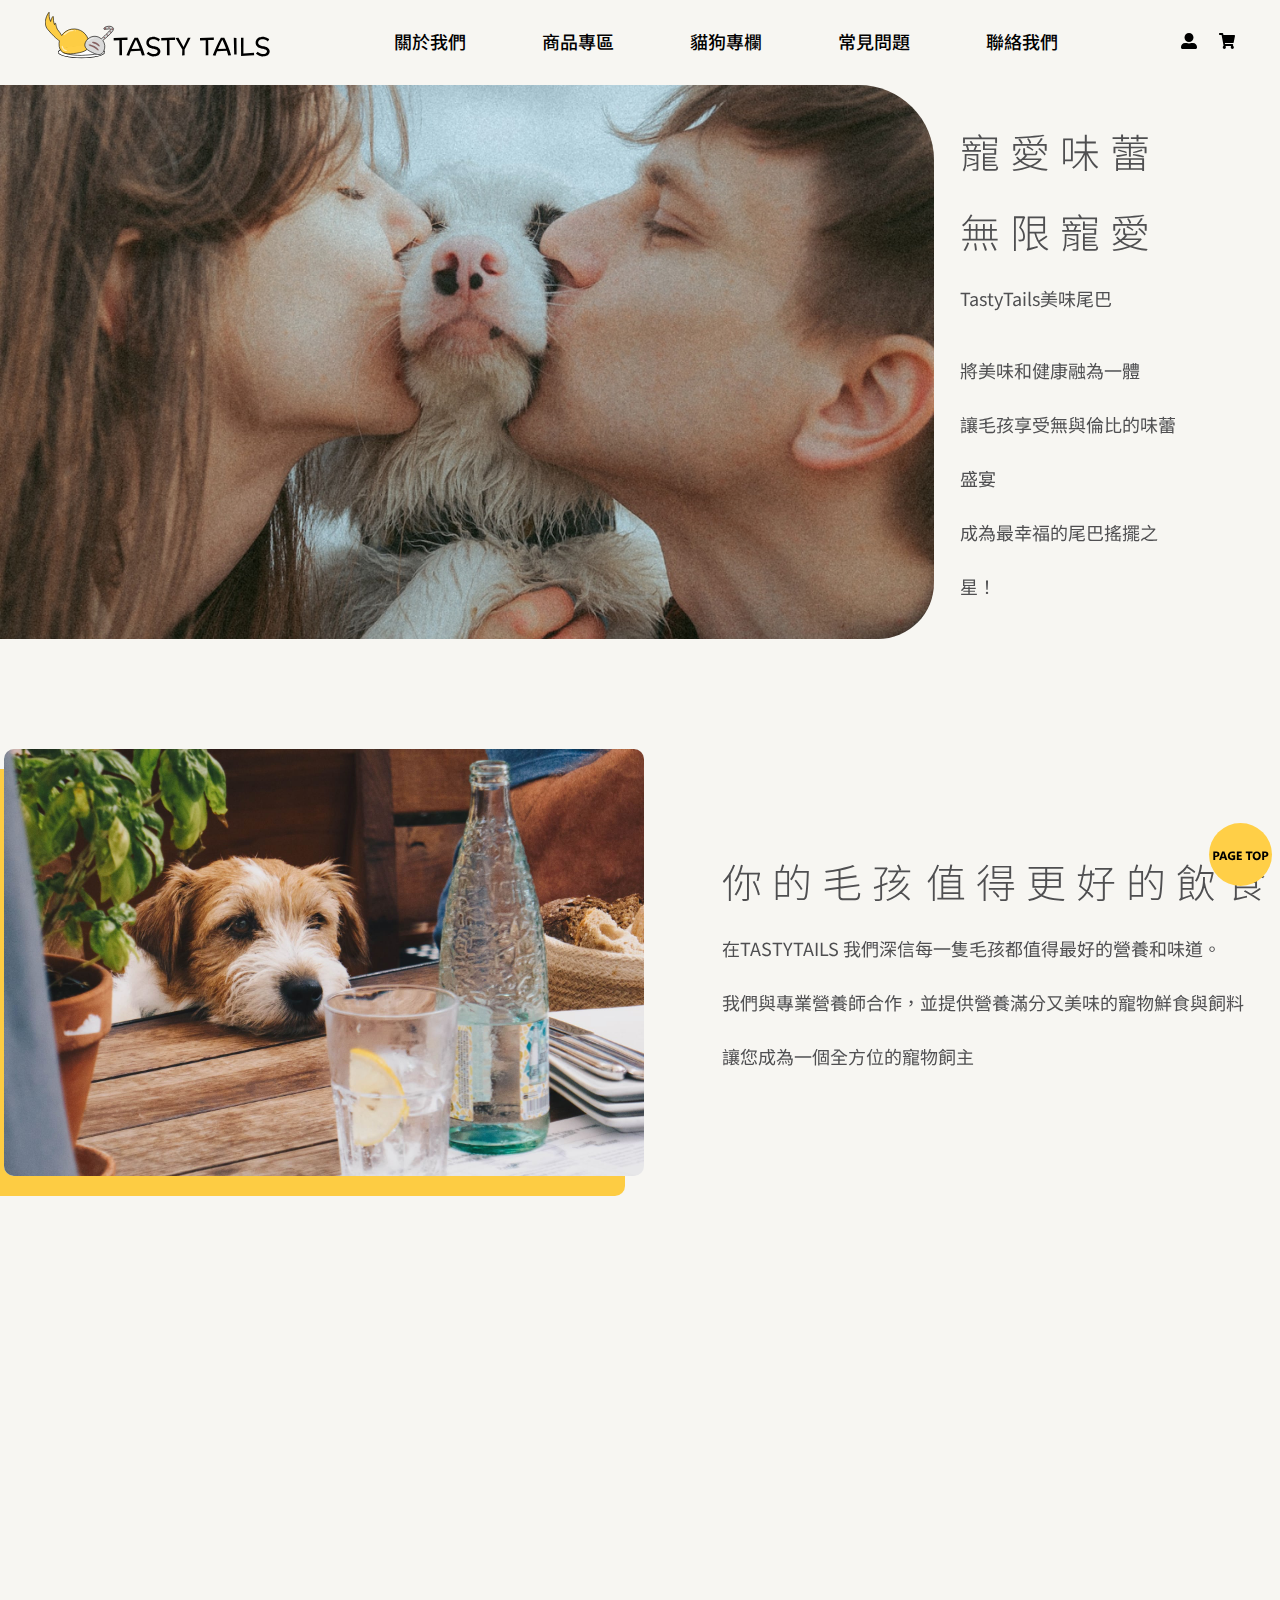
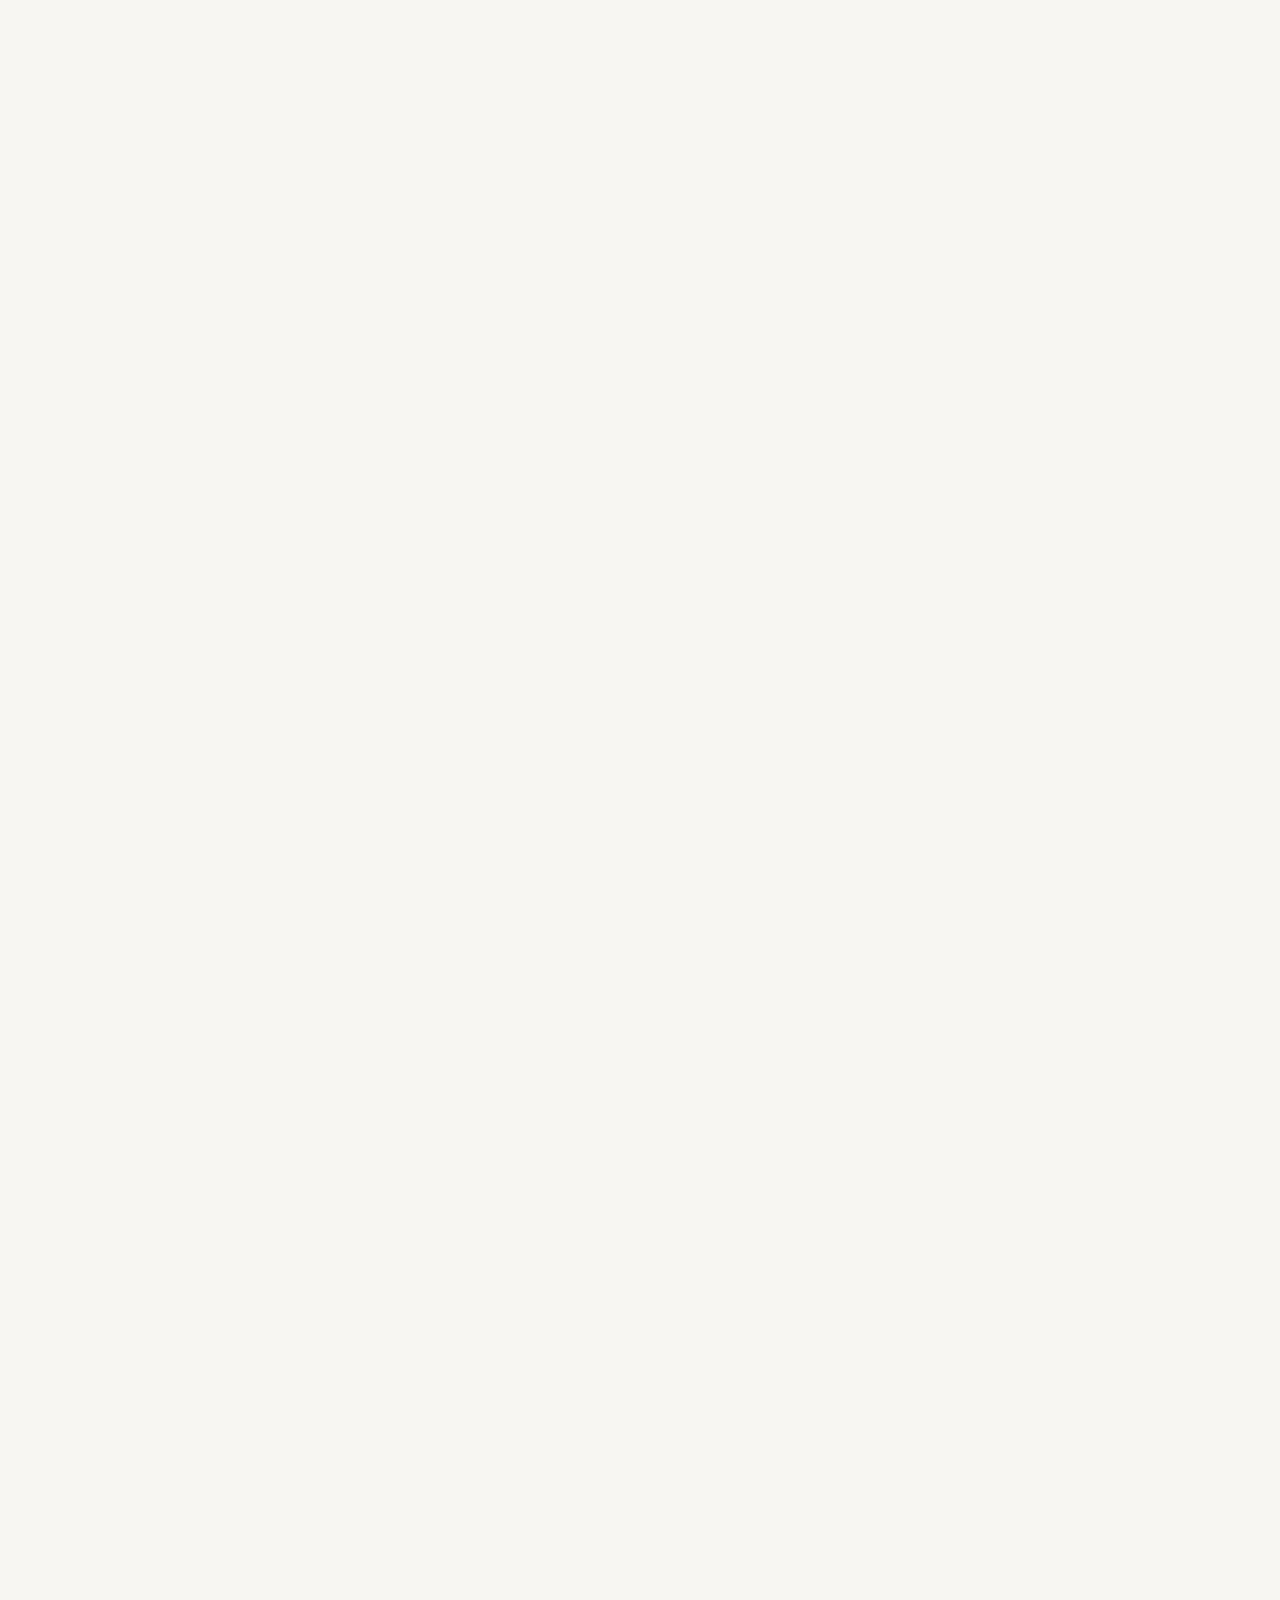
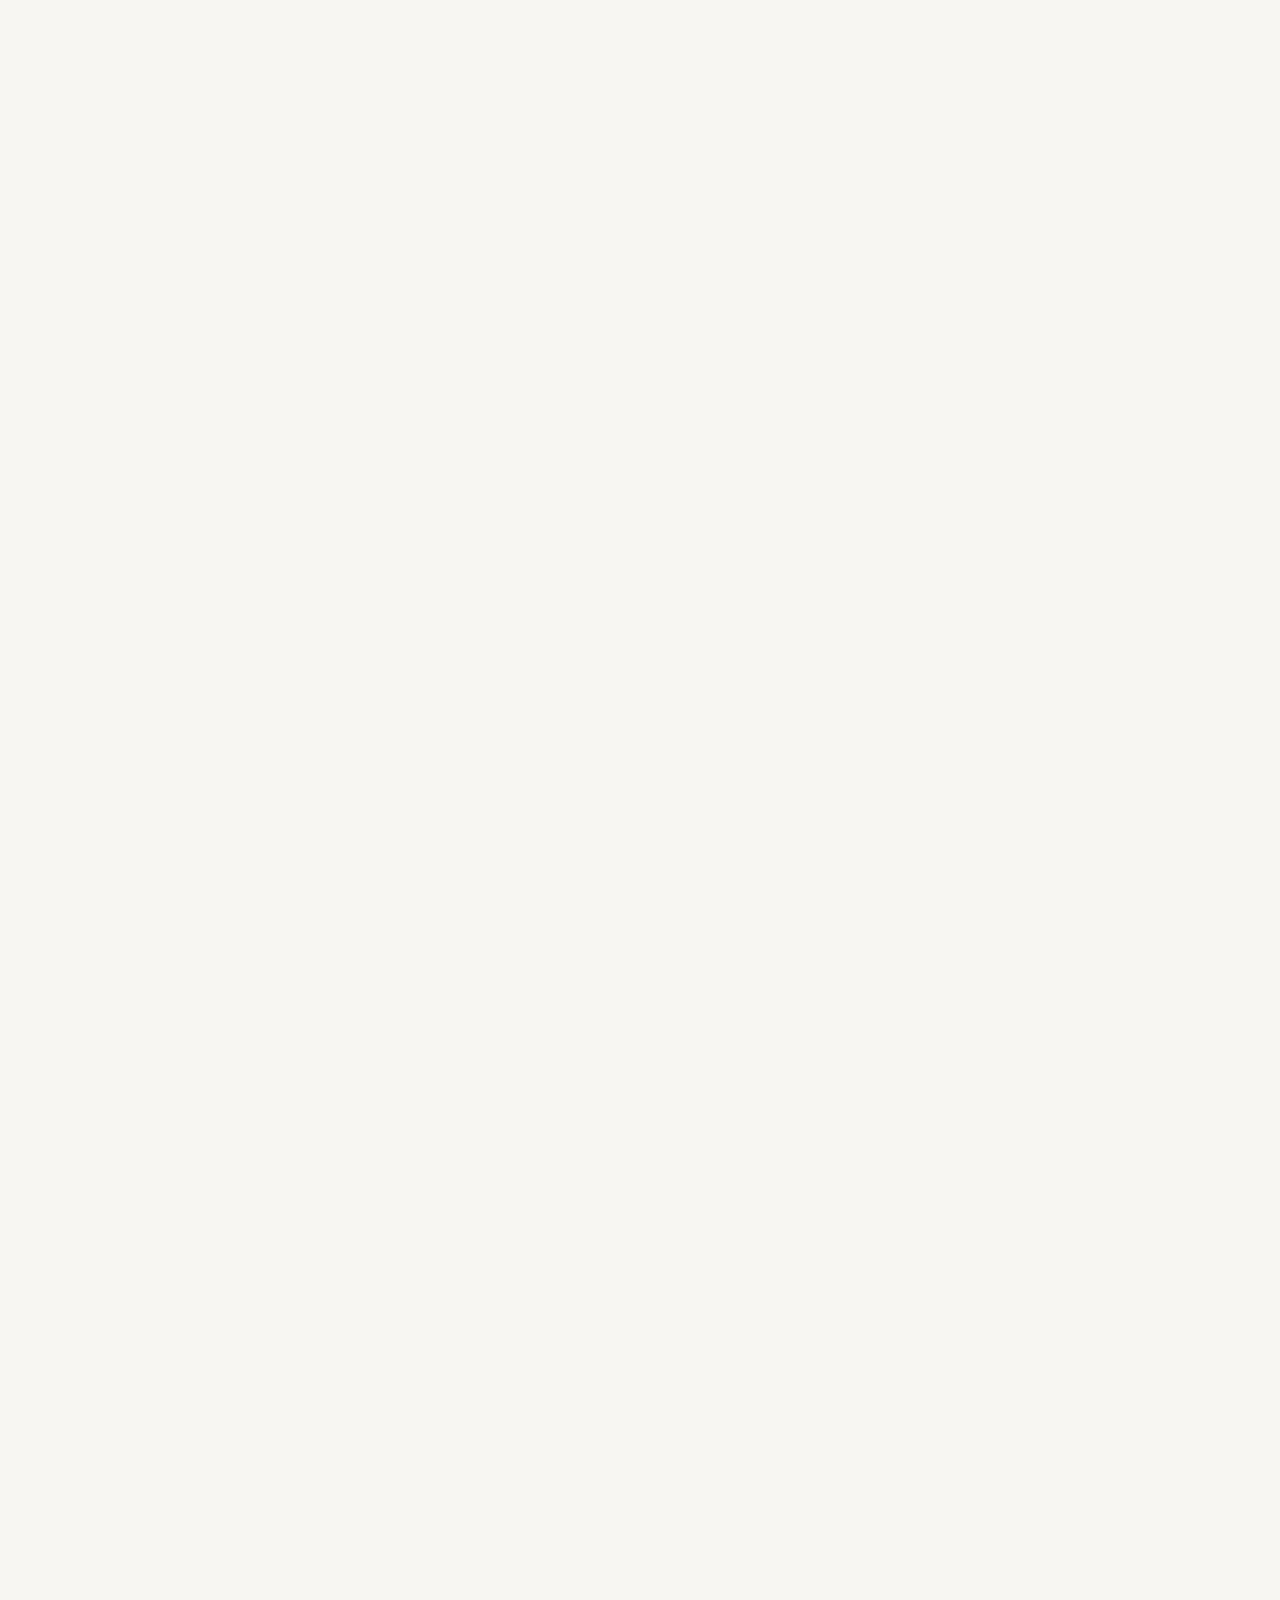
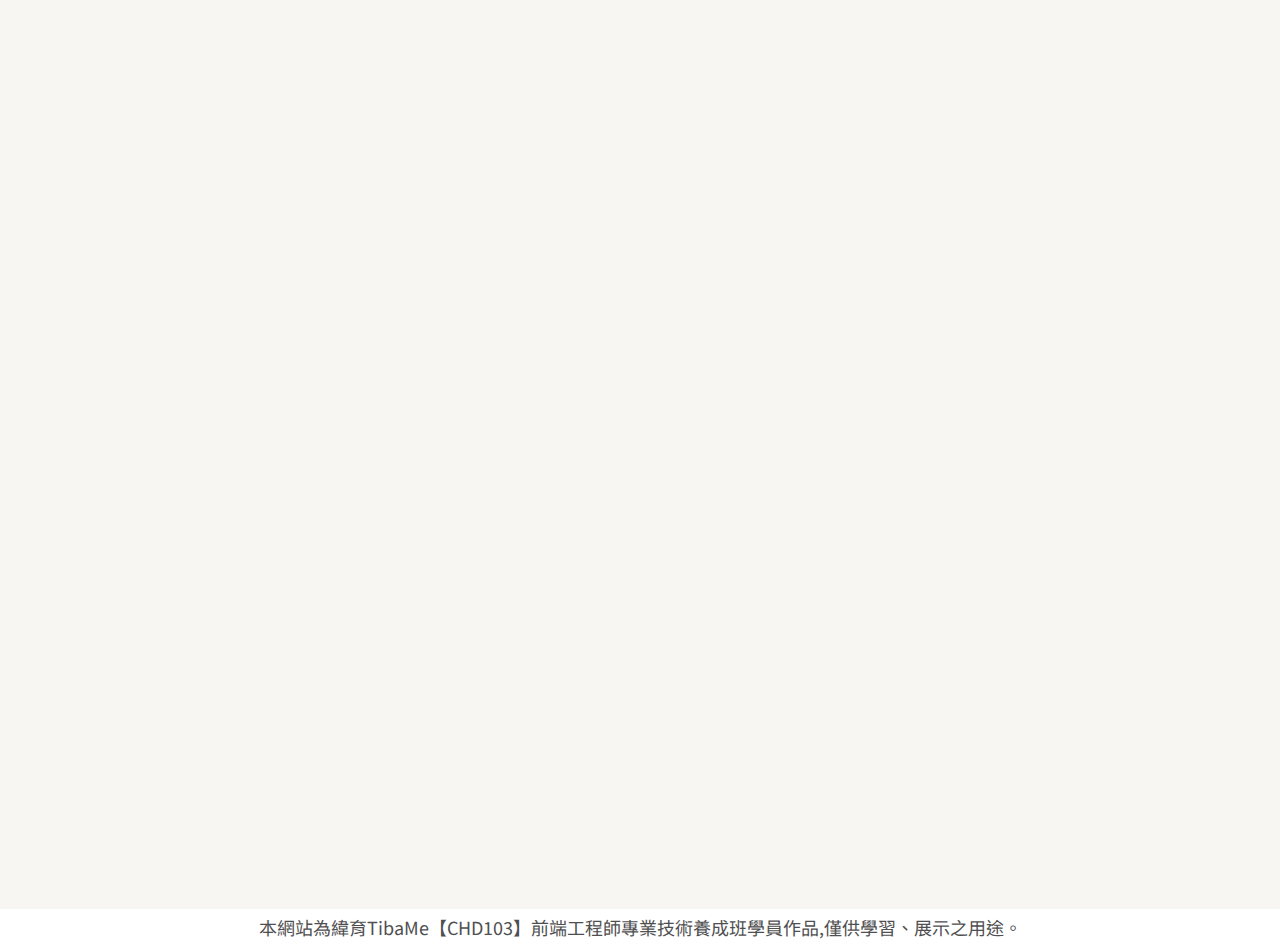
<file: Tastytails/index.html>
<!DOCTYPE html>
<html lang="en">
  <head>
    <meta charset="UTF-8" />
    <meta name="viewport" content="width=device-width, initial-scale=1.0" />
    <title>TASTY TAILS 美味尾巴</title>
    <!-- css -->
    <link rel="stylesheet" href="css/reset.css" />
    <link rel="stylesheet" href="css/index.css" />
    <link rel="stylesheet" href="css/all.css" />
    <!-- 文字 -->
    <link rel="preconnect" href="https://fonts.googleapis.com" />
    <link rel="preconnect" href="https://fonts.gstatic.com" crossorigin />
    <link
      href="https://fonts.googleapis.com/css2?family=Noto+Sans+TC:wght@100;300;400;500&display=swap"
      rel="stylesheet"
    />
    <link href="https://unpkg.com/aos@2.3.1/dist/aos.css" rel="stylesheet" />
  </head>

  <body>
    <!-- header -->
    <header>
      <input type="checkbox" name="" id="nav_switch" />

      <div class="navigation">
        <div class="logo">
          <a href="index.html">
            <img src="img/logo.svg" alt="logo" />
          </a>
        </div>

        <nav class="main-nav">
          <ul class="header_menu menu_show">
            <li><a href="about.html">關於我們</a></li>
            <li><a href="product.html">商品專區</a></li>
            <li><a href="blog.html">貓狗專欄</a></li>
            <li><a href="QA.html">常見問題</a></li>
            <li><a href="contactus.html">聯絡我們</a></li>
          </ul>
        </nav>

        <div class="icon">
          <div class="login">
            <a href="#">
              <img src="img/person.svg" alt="login" />
            </a>
          </div>
          <div class="shopping">
            <a href="shopping.html">
              <img src="img/shopping.svg" alt="shopping" />
            </a>
          </div>
        </div>

        <!-- 漢堡 -->
        <div class="hb">
          <label for="nav_switch">
            <span></span>
            <span></span>
            <span></span>
          </label>
        </div>
      </div>
    </header>

    <!-- banner -->
    <div data-aos="fade-right" class="banner_index">
      <div class="banner_img">
        <img src="img/banner (1).jpg" alt="banner" class="banner-img" />
      </div>
      <div class="banner_content">
        <div class="h2_title">
          <h2 class="fade_left_animate">
            <span> 寵愛味蕾 </span>
            <br />
            <span> 無限寵愛 </span>
          </h2>
        </div>
        <p>TastyTails美味尾巴</p>
        <br />
        <p>
          將美味和健康融為一體
          <br />讓毛孩享受無與倫比的味蕾盛宴 <br />成為最幸福的尾巴搖擺之星！
        </p>
      </div>
    </div>

    <div data-aos="flip-left" class="middle_banner_fade_up_animate">
      <div class="middle_banner_content">
        <img src="img/middle-banner.jpg" alt="middle-banner" />
        <div class="txt">
          <div class="h2_title">
            <h2>
              <span>你的毛孩</span>
              <span>值得更好的飲食</span>
            </h2>
          </div>
          <p>
            在TASTYTAILS 我們深信每一隻毛孩都值得最好的營養和味道。
            <br />
            我們與專業營養師合作，並提供營養滿分又美味的寵物鮮食與飼料
            <br />
            讓您成為一個全方位的寵物飼主
          </p>
        </div>
      </div>
    </div>
    <!-- about tast tails介紹 -->
    <div data-aos="flip-left" class="last_banner">
      <div class="last_banner_content">
        <div class="h2_title">
          <h2>
            <span> ABOUT TAST TAILS </span>
          </h2>
        </div>
        <p>
          我們堅信寵物的飲食就像是愛的表達方式。
          <br />
          我們為您的毛孩準備了營養滿分又美味的食物，讓他們感受到你對他們的寵愛
          <br />
          同時，我們孩提供專業的寵物養育知識與建議，讓您成為一位卓越的寵物家長。
        </p>
      </div>
      <div class="pic">
        <div class="last_banner_shadow">
          <img src="img/last-banner.jpg" alt="last-banner" />
        </div>
      </div>
    </div>
    <!-- 商品分類categroies -->
    <div data-aos="fade-right" class="categroies">
      <div class="categroies_txt">
        <h2>
          <span>商品分類</span>
          <span class="questrial">Categroies</span>
        </h2>
      </div>
      <div class="categroies_content">
        <div class="flex">
          <div class="cloum">
            <div class="container">
              <div class="box">
                <img src="img/tr1.jpg" alt="" class="image" />
              </div>
              <a href="#">
                <div class="box">
                  <div class="text">
                    <p>鮮食系列</p>
                  </div>
                </div>
              </a>
            </div>
            <div class="container">
              <a href="#">
                <div class="box">
                  <div class="text">
                    <p>飼料系列</p>
                  </div>
                </div>
              </a>
              <div class="box">
                <img src="img/tr2.jpg" alt="" class="image" />
              </div>
            </div>
          </div>
          <div class="cloum">
            <div class="container">
              <div class="box">
                <img src="img/tr3.jpg" alt="" class="image" />
              </div>
              <a href="#">
                <div class="box">
                  <div class="text">
                    <p>零食系列</p>
                  </div>
                </div>
              </a>
            </div>
            <div class="container">
              <a href="#">
                <div class="box">
                  <div class="text">
                    <p>保健系列</p>
                  </div>
                </div>
              </a>
              <div class="box">
                <img src="img/tr4.jpg" alt="" class="image" />
              </div>
            </div>
          </div>
        </div>
      </div>
    </div>

    <!-- 新品上市 new-arrival-->
    <div data-aos="fade-right" class="new_arrival">
      <div class="new_arrival_txt">
        <h2>
          <span>新品上市</span>
          <span class="questrial"> New Arrival </span>
        </h2>
      </div>

      <div class="new_content_pic">
        <div class="new_arrival_img">
          <img src="img/New Arrival.jpg" alt="New Arrival" />
        </div>

        <div data-aos="fade-right" class="new_arrivel_content">
          <div class="new_arrival_txt">
            <h3>
              <span>大好評!!!</span>
              <span class="new_arrival_name">鮮嫩鮭魚佳餚-寵物鮮食包</span>
            </h3>
            <p>
              選用新鮮鮭魚製成的主食鮮食包富含歐米茄-3脂肪酸維護毛孩皮膚及毛髮的健康
            </p>
          </div>
        </div>
      </div>

      <a href="#"> </a>
      <div class="dog_snack">
        <img src="img/dog-snack.svg" alt="" />
      </div>
    </div>

    <!-- 暢銷商品 Bast Sellers -->
    <div data-aos="fade-right" class="bast_sellers">
      <div class="new_arrival_txt">
        <h2>
          <span>暢銷商品</span>
          <span class="questrial"> Bast Sellers </span>
        </h2>
      </div>
      <ul class="slides">
        <input type="radio" id="control-1" name="control" checked />
        <input type="radio" id="control-2" name="control" />
        <input type="radio" id="control-3" name="control" />
        <!--  Left/Right Button  -->
        <div class="navigator slide-1">
          <label for="control-3">
            <i class="fas fa-chevron-left"></i>
          </label>
          <label for="control-2">
            <i class="fas fa-chevron-right"></i>
          </label>
        </div>
        <div class="navigator slide-2">
          <label for="control-1">
            <i class="fas fa-chevron-left"></i>
          </label>
          <label for="control-3">
            <i class="fas fa-chevron-right"></i>
          </label>
        </div>
        <div class="navigator slide-3">
          <label for="control-2">
            <i class="fas fa-chevron-left"></i>
          </label>
          <label for="control-1">
            <i class="fas fa-chevron-right"></i>
          </label>
        </div>
        <!--  /Left/Right Button  -->
        <li class="slide">
          <div class="slide_text">
            <h3>營養全能歐米茄-3磷蝦糕</h3>
            <p>
              選用新鮮歐米茄-3豐富的磷蝦製成，提供全面的營養保障
              <br />
              促進寵物皮膚、毛髮和心臟的健康
            </p>
          </div>
        </li>
        <li class="slide">
          <div class="slide_text">
            <h3>健康蔬食雞肉配方-寵物鮮食包</h3>
            <p>
              結合健康雞肉和蔬菜的主食鮮食包提供均衡營養組合
              <br />
              支持毛孩一天所需營養
            </p>
          </div>
        </li>
        <li class="slide">
          <div class="slide_text">
            <h3>營養豐富牛肉鮮食-寵物鮮食包</h3>
            <p>
              含有高品質牛肉的寵物主食鮮食包。提供豐富蛋白質和維生素
              <br />
              維持寵物的健康體態
            </p>
          </div>
        </li>
        <div class="controls-visible">
          <label for="control-1"></label>
          <label for="control-2"></label>
          <label for="control-3"></label>
        </div>
      </ul>
    </div>

    <!-- 飼主心得 -->

    <div data-aos="fade-right" class="owner_review">
      <div class="owner_review_txt">
        <h2>
          <span>飼主心得</span>
          <span class="questrial">更多真實回應</span>
        </h2>
      </div>

      <div class="card_list">
        <div class="card">
          <img src="img/dog1.svg" alt="dog1" />
          <div class="txt">
            <h3>巧克力</h3>
            <p>
              我家巧克力自從吃了在TASTY
              TAILS購買的寵物飼料後，精神飽滿、毛皮光亮，每天都迫不及待的期待享用。
            </p>
          </div>
        </div>

        <div class="card">
          <img src="img/dog2.svg" alt="dog2" />
          <div class="txt">
            <h3>波比</h3>
            <p>
              波比很喜歡TASTY
              TAILS推薦的寵物飼料，一段時間後，皮膚問題明顯改善，毛髮更加柔亮，我們非常滿意。
            </p>
          </div>
        </div>

        <div class="card">
          <img src="img/dog3.svg" alt="dog3" />
          <div class="txt">
            <h3>小布</h3>
            <p>
              小布自從吃了TASTY
              TAILS買的營養品後，體力更加充沛，運動能力提升，讓他成為公園中最有活力的小狗。
            </p>
          </div>
        </div>

        <div class="card">
          <img src="img/dog4.svg" alt="dog4" />
          <div class="txt">
            <h3>皮皮</h3>
            <p>
              看了我們的寵物知識專欄文章，我們學到了很多有關狗狗訓練和照顧的技巧，現在我們成為了更好的飼主。
            </p>
          </div>
        </div>

        <div class="card">
          <img src="img/cat1.svg" alt="cat1" />
          <div class="txt">
            <h3>柔柔</h3>
            <p>
              柔柔經常食慾不振，但吃了貓咪營養品後，她的食慾明顯增加，精神也更加活躍，這真是一個令人驚喜的轉變。
            </p>
          </div>
        </div>

        <div class="card">
          <img src="img/cat2.svg" alt="cat2" />
          <div class="txt">
            <h3>奶茶</h3>
            <p>
              奶茶品嚐了我們的貓咪鮮食後，她的食慾大增，毛髮變得柔軟順滑，迫不及待的期待享用這美味的一餐也有更好的照顧和關愛。
            </p>
          </div>
        </div>

        <div class="card">
          <img src="img/cat3.svg" alt="cat3" />
          <div class="txt">
            <h3>米露</h3>
            <p>
              米露的腸胃非常敏感，但當她吃了我們的貓咪飼料後，她的腸胃問題明顯改善，現在她能夠舒適地享受每一餐。
            </p>
          </div>
        </div>

        <div class="card">
          <img src="img/cat4.svg" alt="cat4" />
          <div class="txt">
            <h3>花花</h3>
            <p>
              閱讀我們的貓咪知識專欄文章，從中學到了如何照顧貓咪的技巧和護理方法，現在我們能夠給花花更好的照顧和關愛。
            </p>
          </div>
        </div>
        <div class="rivew_cat_img">
          <img src="img/cat-ball.svg" alt="rivew_cat_img" />
        </div>
      </div>
      <!-- footer -->
      <div class="footer">
        <div class="footer_box">
          <div class="social_media">
            <p>Follow us</p>
            <ul class="social">
              <li class="social_item">
                <a href="#">
                  <img src="img/instagram.svg" alt="instagram" />
                </a>
              </li>
              <li>
                <a href="#">
                  <img src="img/facebook.svg" alt="facebook" />
                </a>
              </li>
              <li>
                <a href="#">
                  <img src="img/twitter.svg" alt="twitter" />
                </a>
              </li>
              <li>
                <a href="#">
                  <img src="img/line.svg" alt="line" />
                </a>
              </li>
            </ul>
            <p class="copy_right">Copyright © TASTY TAILS 20230630</p>
          </div>
          <a href="index.html" class="footer_logo">
            <img src="img/footer-logo.svg" alt="logo" />
          </a>
          <div class="compant_info">
            <div>
              <p>TASTY TAILS股份有限公司</p>
              <ul>
                <li>連絡電話：TEL .03-425-118</li>
                <li>Email : ooxx@gmail.com.tw</li>
                <li>公司地址: 桃園市中壢區復興路9樓</li>
              </ul>
            </div>
          </div>
        </div>
      </div>
    </div>

    <p class="comment">
      本網站為緯育TibaMe【CHD103】前端工程師專業技術養成班學員作品,僅供學習、展示之用途。
    </p>

    <div class="fixed_icon_top">
      <a href="#" class="top_icon">
        <img src="img/top-icon.svg" alt="top-icon" />
      </a>
    </div>
    <script src="https://unpkg.com/aos@2.3.1/dist/aos.js"></script>
    <script>
      AOS.init();
    </script>
  </body>
</html>
</file>
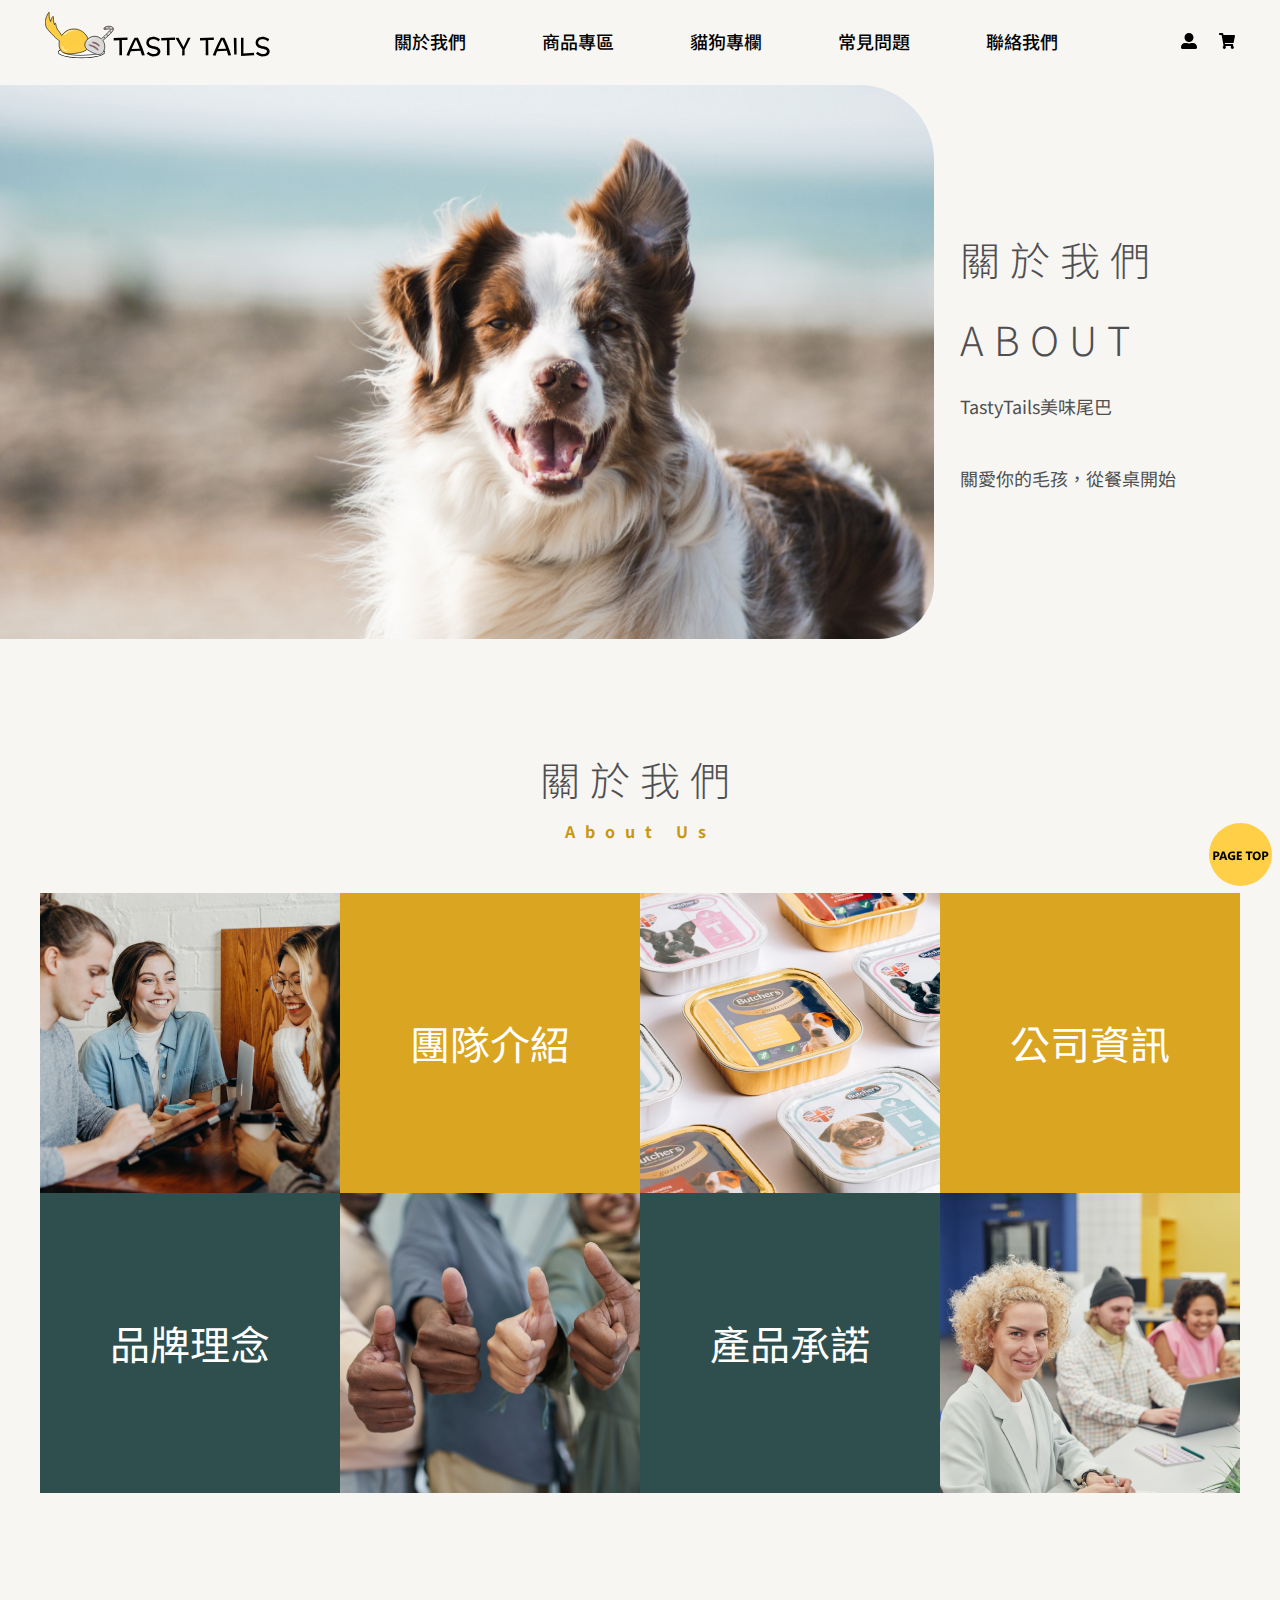
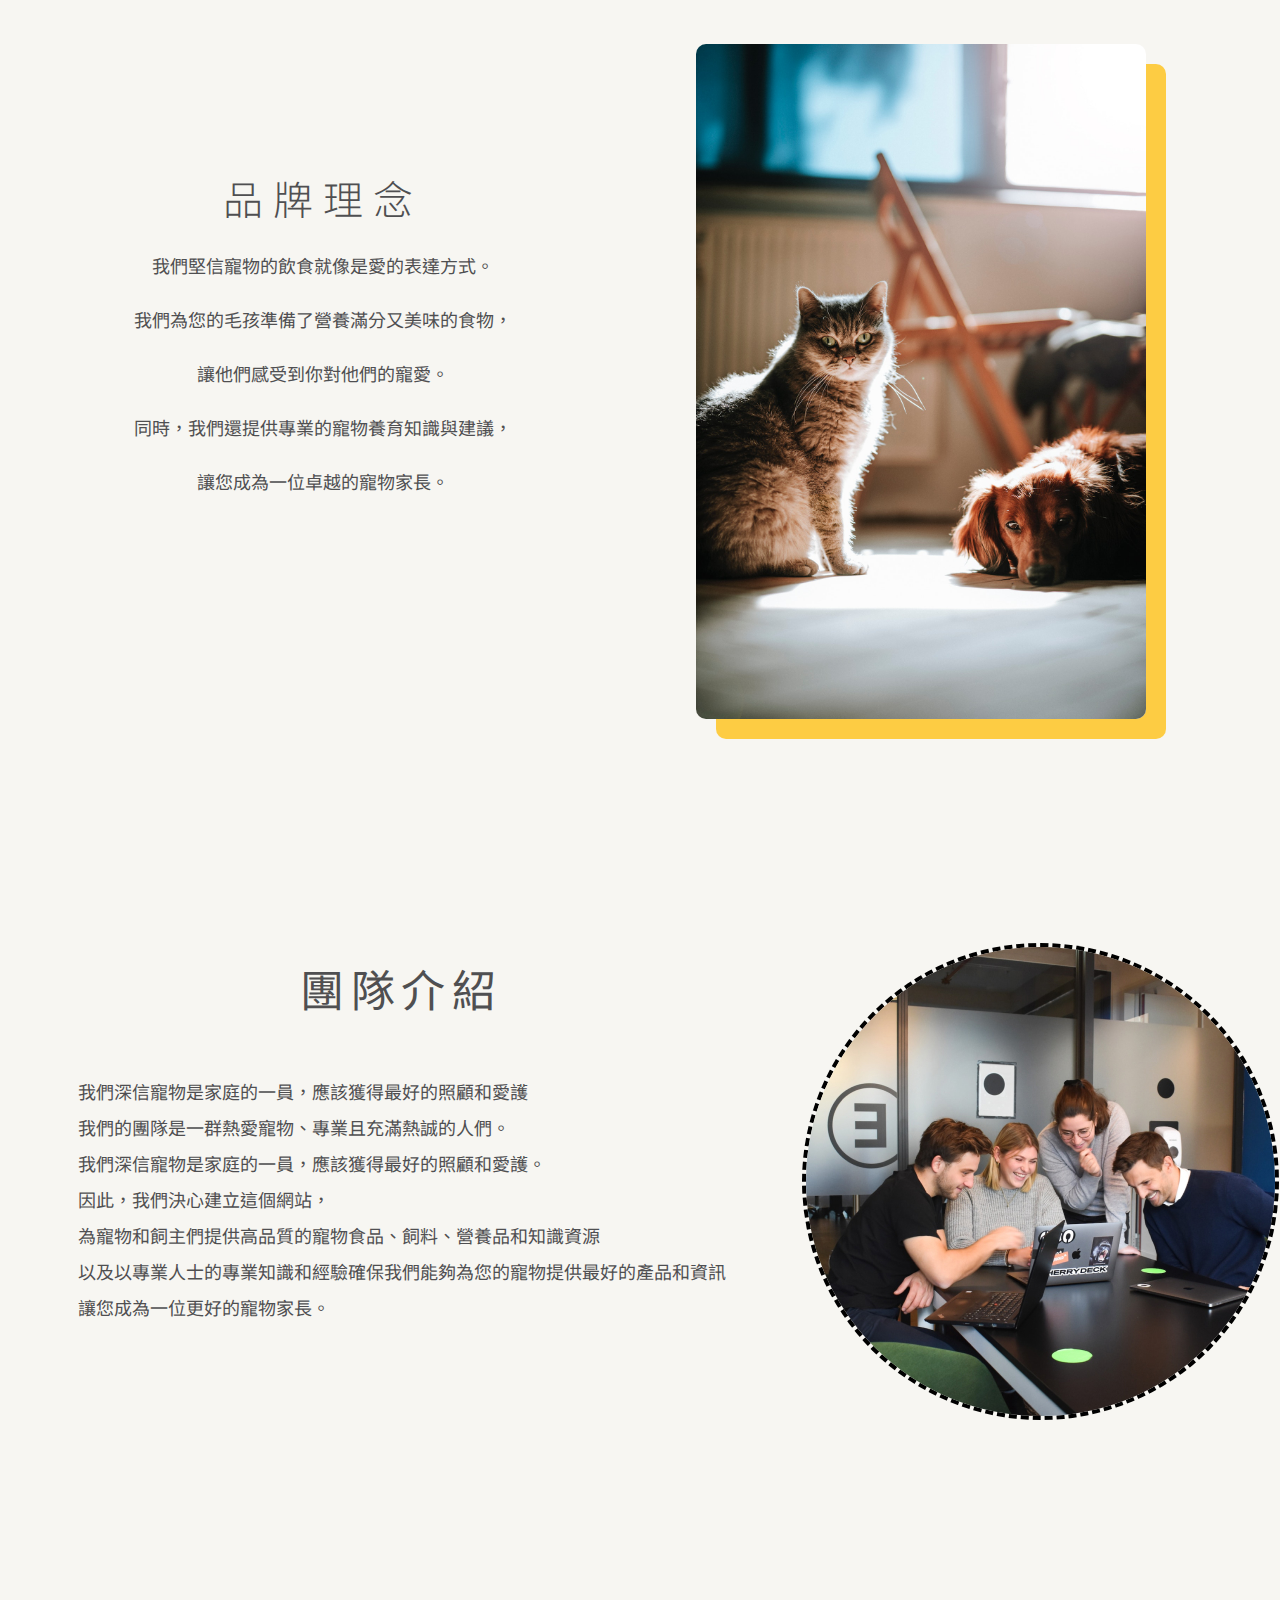
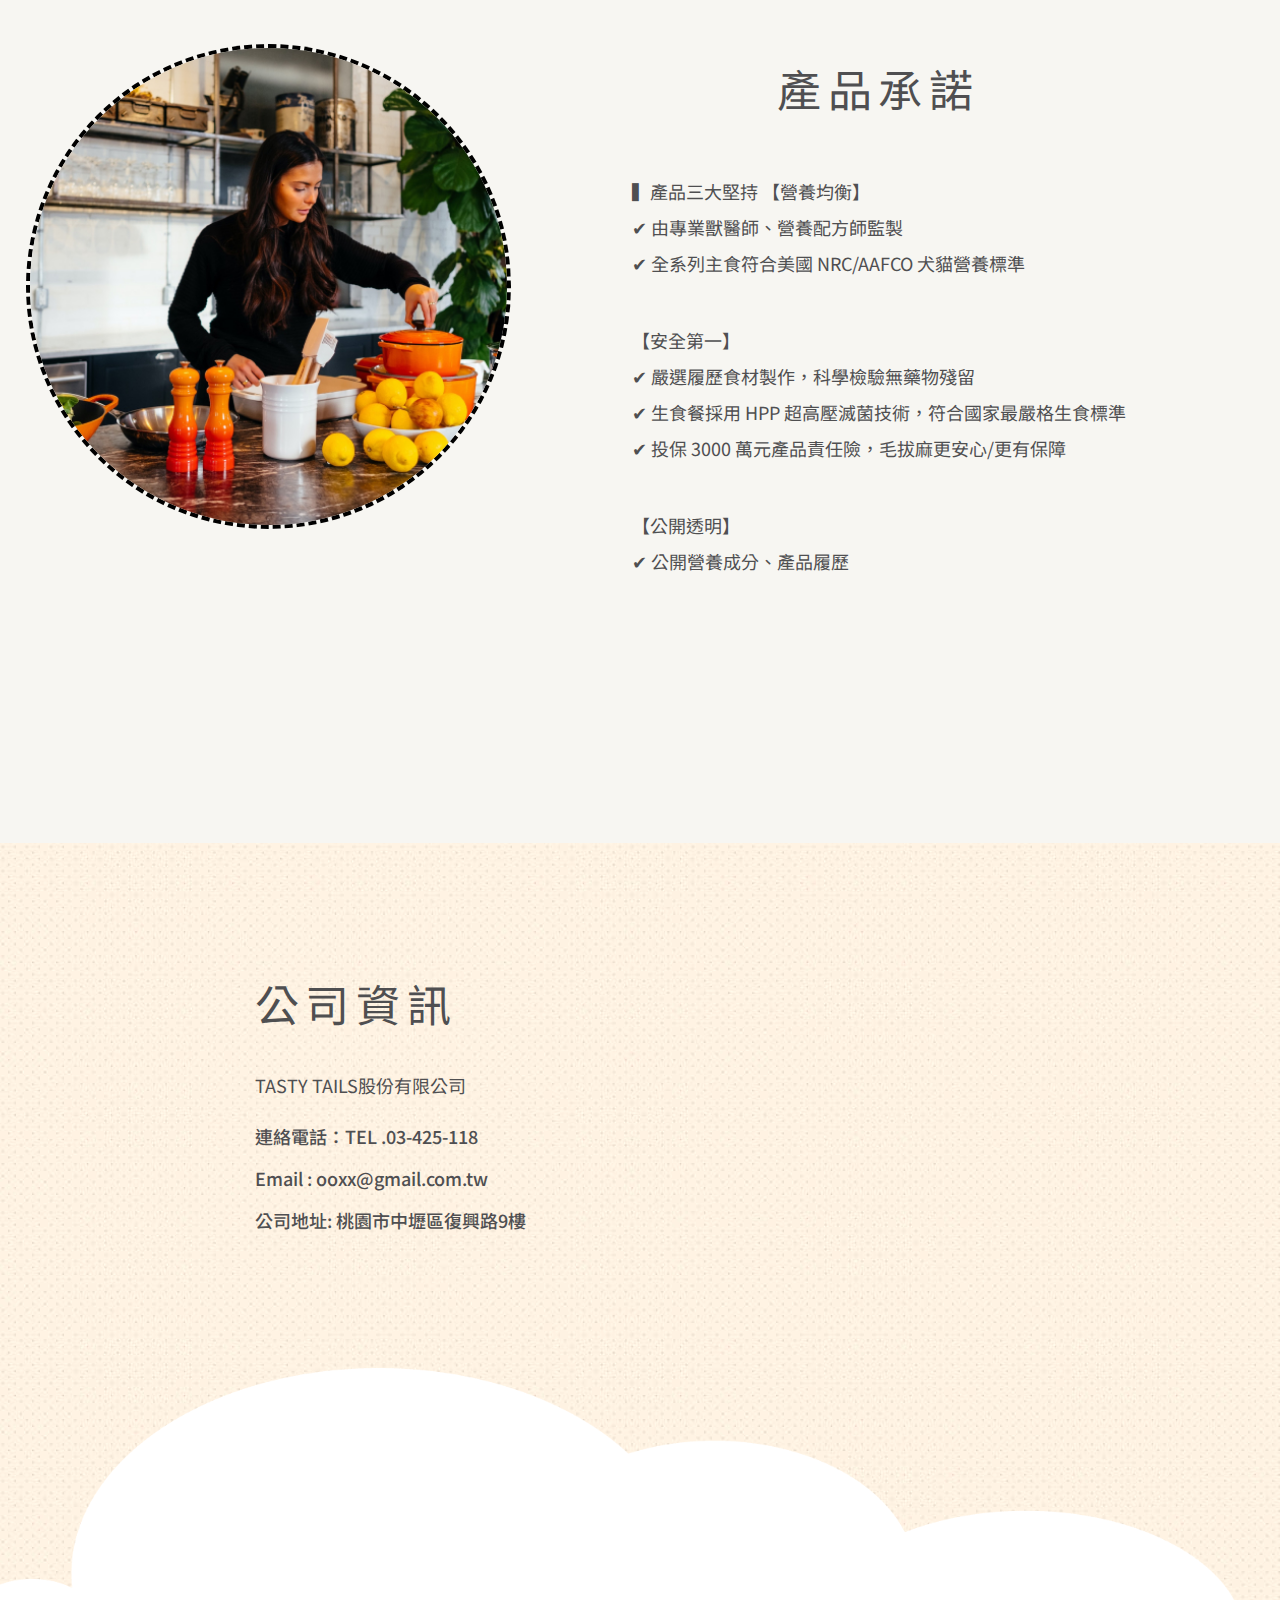
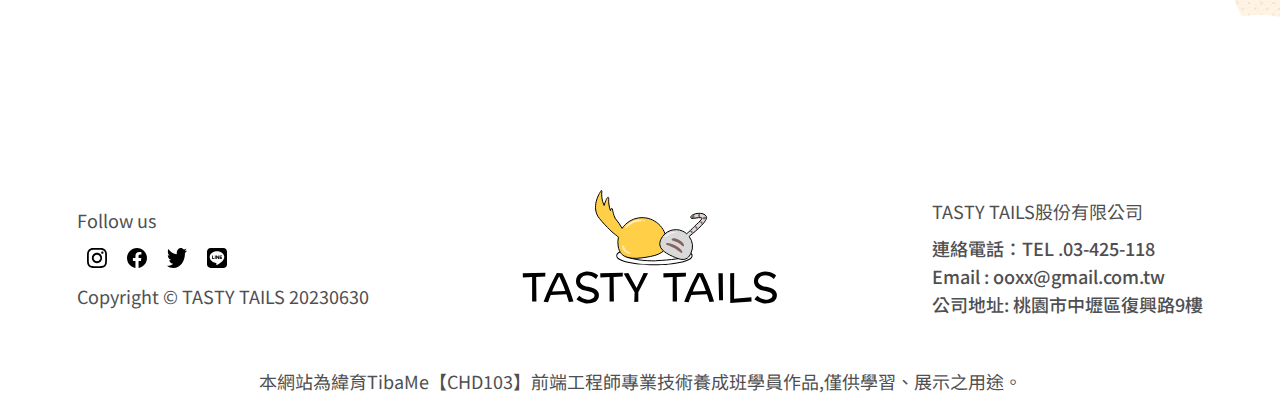
<file: Tastytails/about.html>
<!DOCTYPE html>
<html lang="en">
  <head>
    <meta charset="UTF-8" />
    <meta http-equiv="X-UA-Compatible" content="IE=edge" />
    <meta name="viewport" content="width=device-width, initial-scale=1.0" />
    <title>首頁|關於我們</title>
    <!-- css -->
    <link rel="stylesheet" href="css/reset.css" />
    <link rel="stylesheet" href="css/about.css" />
    <link rel="stylesheet" href="css/all.css" />
    <!-- 文字 -->
    <link rel="preconnect" href="https://fonts.googleapis.com" />
    <link rel="preconnect" href="https://fonts.gstatic.com" crossorigin />
    <link
      href="https://fonts.googleapis.com/css2?family=Noto+Sans+TC:wght@100;300;400;500&display=swap"
      rel="stylesheet"
    />
  </head>
  <body cz-shortcut-listen="true">
    <!-- header -->
    <!-- header -->
    <header>
      <input type="checkbox" name="" id="nav_switch" />

      <div class="navigation">
        <div class="logo">
          <a href="index.html">
            <img src="img/logo.svg" alt="logo" />
          </a>
        </div>

        <nav class="main-nav">
          <ul class="header_menu menu_show">
            <li><a href="about.html">關於我們</a></li>
            <li><a href="product.html">商品專區</a></li>
            <li><a href="blog.html">貓狗專欄</a></li>
            <li><a href="QA.html">常見問題</a></li>
            <li><a href="contactus.html">聯絡我們</a></li>
          </ul>
        </nav>

        <div class="icon">
          <div class="login">
            <a href="#">
              <img src="img/person.svg" alt="login" />
            </a>
          </div>
          <div class="shopping">
            <a href="shopping.html">
              <img src="img/shopping.svg" alt="shopping" />
            </a>
          </div>
        </div>

        <!-- 漢堡 -->
        <div class="hb">
          <label for="nav_switch">
            <span></span>
            <span></span>
            <span></span>
          </label>
        </div>
      </div>
    </header>

    <!-- banner -->
    <div class="banner_index">
      <div class="banner_img">
        <img src="img/banner (3).jpg" alt="banner" class="banner-img" />
      </div>
      <div class="banner_content">
        <div class="h2_title">
          <h2 class="fade_left_animate">
            <span> 關於我們 </span>
          </h2>
          <h2 class="fade_down_animate">
            <span>ABOUT</span>
          </h2>
        </div>
        <p>TastyTails美味尾巴</p>
        <br />
        <p>關愛你的毛孩，從餐桌開始</p>
      </div>
    </div>

    <!-- 介紹 -->
    <div class="categroies">
      <div class="categroies_txt">
        <h2>
          <span>關於我們</span>
          <span class="questrial">About Us</span>
        </h2>
      </div>
      <div class="categroies_content">
        <div class="flex">
          <div class="cloum">
            <div class="container">
              <div class="box">
                <img src="img/Rectangle.jpg" alt="" class="image" />
              </div>
              <a href="#">
                <div class="box">
                  <div class="text">
                    <p>團隊介紹</p>
                  </div>
                </div>
              </a>
            </div>
            <div class="container">
              <a href="#">
                <div class="box">
                  <div class="text">
                    <p>品牌理念</p>
                  </div>
                </div>
              </a>
              <div class="box">
                <img src="img/Rectangle 178 (2).jpg" alt="" class="image" />
              </div>
            </div>
          </div>
          <div class="cloum">
            <div class="container">
              <div class="box">
                <img src="img/Rectangle 178 (1).jpg" alt="" class="image" />
              </div>
              <a href="#">
                <div class="box">
                  <div class="text">
                    <p>公司資訊</p>
                  </div>
                </div>
              </a>
            </div>
            <div class="container">
              <a href="#">
                <div class="box">
                  <div class="text">
                    <p>產品承諾</p>
                  </div>
                </div>
              </a>
              <div class="box">
                <img src="img/Rectangle 178 (3).jpg" alt="" class="image" />
              </div>
            </div>
          </div>
        </div>
      </div>
    </div>

    <!-- Brand Concept品牌理念 -->

    <div class="brand_concept">
      <div class="brand_concept_content">
        <div class="h2_title">
          <h2>
            <span> 品牌理念 </span>
          </h2>
        </div>
        <p>
          我們堅信寵物的飲食就像是愛的表達方式。
          <br />
          我們為您的毛孩準備了營養滿分又美味的食物，
          <br />
          讓他們感受到你對他們的寵愛。
          <br />
          同時，我們還提供專業的寵物養育知識與建議，
          <br />
          讓您成為一位卓越的寵物家長。
        </p>
      </div>
      <div class="pic">
        <div class="brand_concept_shadow">
          <img src="img/brand_concept (4).jpg" alt="last-banner" />
        </div>
      </div>
    </div>

    <!-- team introduction 團隊介紹 -->
    <div class="team_introduction">
      <div class="team_introduction_txt">
        <h3>團隊介紹</h3>
        <p>
          我們深信寵物是家庭的一員，應該獲得最好的照顧和愛護
          <br />
          我們的團隊是一群熱愛寵物、專業且充滿熱誠的人們。
          <br />
          我們深信寵物是家庭的一員，應該獲得最好的照顧和愛護。
          <br />
          因此，我們決心建立這個網站，
          <br />
          為寵物和飼主們提供高品質的寵物食品、飼料、營養品和知識資源
          <br />
          以及以專業人士的專業知識和經驗確保我們能夠為您的寵物提供最好的產品和資訊
          <br />
          讓您成為一位更好的寵物家長。
        </p>
      </div>
      <div class="team_introduction_pic">
        <img src="img/about-team.jpg" alt="about-team" />
      </div>
    </div>

    <!-- Product Promise 產品承諾 -->

    <div class="product_promise">
      <div class="product_promise_pic">
        <img src="img/Product Promise.jpg" alt="Product Promise" />
      </div>
      <div class="product_promise_txt">
        <h3>產品承諾</h3>
        <p>
          ▍產品三大堅持 【營養均衡】
          <br />
          ✔ 由專業獸醫師、營養配方師監製
          <br />
          ✔ 全系列主食符合美國 NRC/AAFCO 犬貓營養標準
        </p>
        <p>
          【安全第一】
          <br />
          ✔ 嚴選履歷食材製作，科學檢驗無藥物殘留
          <br />
          ✔ 生食餐採用 HPP 超高壓滅菌技術，符合國家最嚴格生食標準
          <br />
          ✔ 投保 3000 萬元產品責任險，毛拔麻更安心/更有保障
        </p>
        <p>
          【公開透明】
          <br />
          ✔ 公開營養成分、產品履歷
        </p>
      </div>
    </div>

    <!-- contact us聯絡我們 -->
    <div class="contact_us">
      <div class="contact_us_txt">
        <div class="contact_us_content">
          <h3>公司資訊</h3>
          <p>TASTY TAILS股份有限公司</p>
          <ul>
            <li>連絡電話：TEL .03-425-118</li>
            <li>Email : ooxx@gmail.com.tw</li>
            <li>公司地址: 桃園市中壢區復興路9樓</li>
          </ul>
        </div>
      </div>
      <div class="ontact_us_map">
        <iframe
          src="https://www.google.com/maps/embed?pb=!1m18!1m12!1m3!1d3617.2490376157475!2d121.22015714906601!3d24.957640284481716!2m3!1f0!2f0!3f0!3m2!1i1024!2i768!4f13.1!3m3!1m2!1s0x346823ea50c732a5%3A0x1b5e6ee66e9fec49!2z57ev6IKyVGliYU1l6ZmE6Kit5Lit5aOi6IG36KiT5Lit5b-D!5e0!3m2!1szh-TW!2stw!4v1690246930560!5m2!1szh-TW!2stw"
          width="600"
          height="450"
          style="border: 0"
          allowfullscreen=""
          loading="lazy"
          referrerpolicy="no-referrer-when-downgrade"
        ></iframe>
      </div>
      <!-- footer -->
      <div class="footer">
        <div class="footer_box">
          <div class="social_media">
            <p>Follow us</p>
            <ul class="social">
              <li class="social_item">
                <a href="#">
                  <img src="img/instagram.svg" alt="instagram" />
                </a>
              </li>
              <li>
                <a href="#">
                  <img src="img/facebook.svg" alt="facebook" />
                </a>
              </li>
              <li>
                <a href="#">
                  <img src="img/twitter.svg" alt="twitter" />
                </a>
              </li>
              <li>
                <a href="#">
                  <img src="img/line.svg" alt="line" />
                </a>
              </li>
            </ul>
            <p class="copy_right">Copyright © TASTY TAILS 20230630</p>
          </div>
          <a href="index.html" class="footer_logo">
            <img src="img/footer-logo.svg" alt="logo" />
          </a>
          <div class="compant_info">
            <div>
              <p>TASTY TAILS股份有限公司</p>
              <ul>
                <li>連絡電話：TEL .03-425-118</li>
                <li>Email : ooxx@gmail.com.tw</li>
                <li>公司地址: 桃園市中壢區復興路9樓</li>
              </ul>
            </div>
          </div>
        </div>
      </div>
    </div>

    <p class="comment">
      本網站為緯育TibaMe【CHD103】前端工程師專業技術養成班學員作品,僅供學習、展示之用途。
    </p>
    <div class="fixed_icon_top">
      <a href="#" class="top_icon">
        <img src="img/top-icon.svg" alt="top-icon" />
      </a>
    </div>
  </body>
</html>
</file>
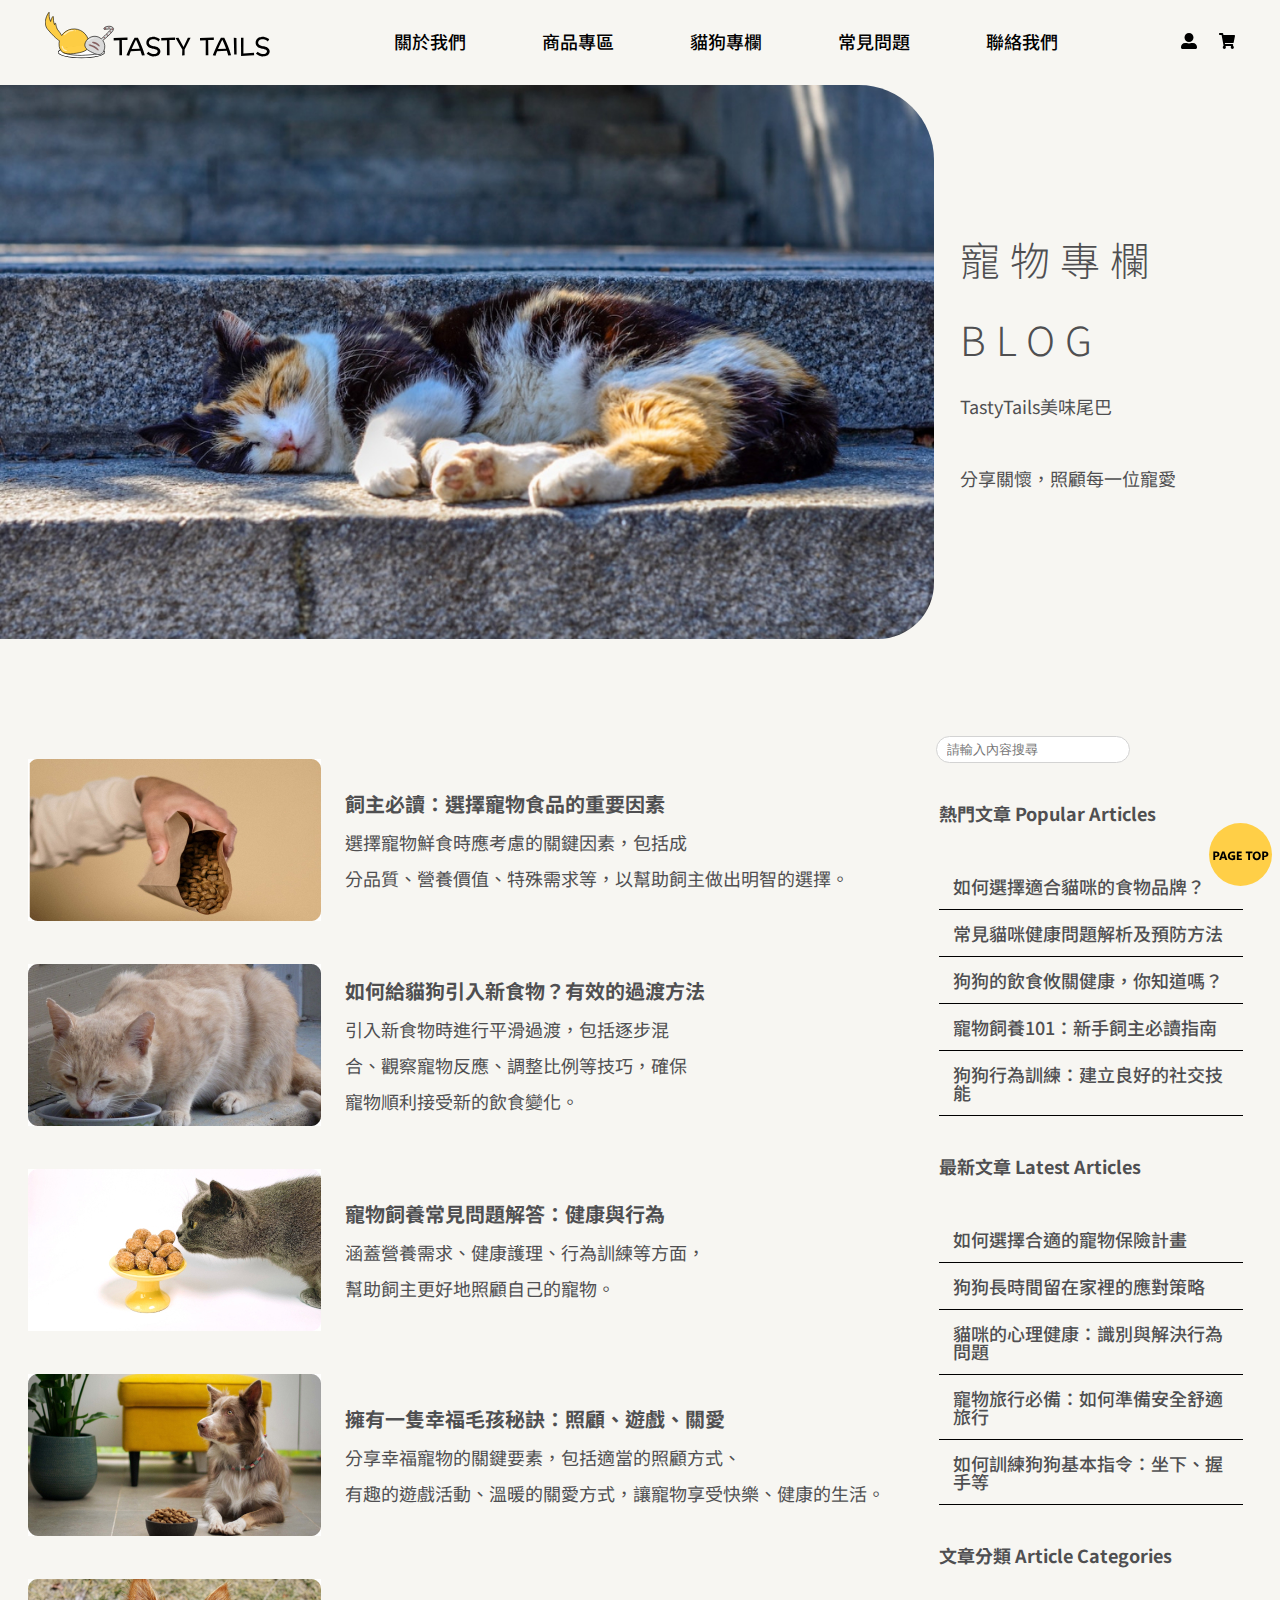
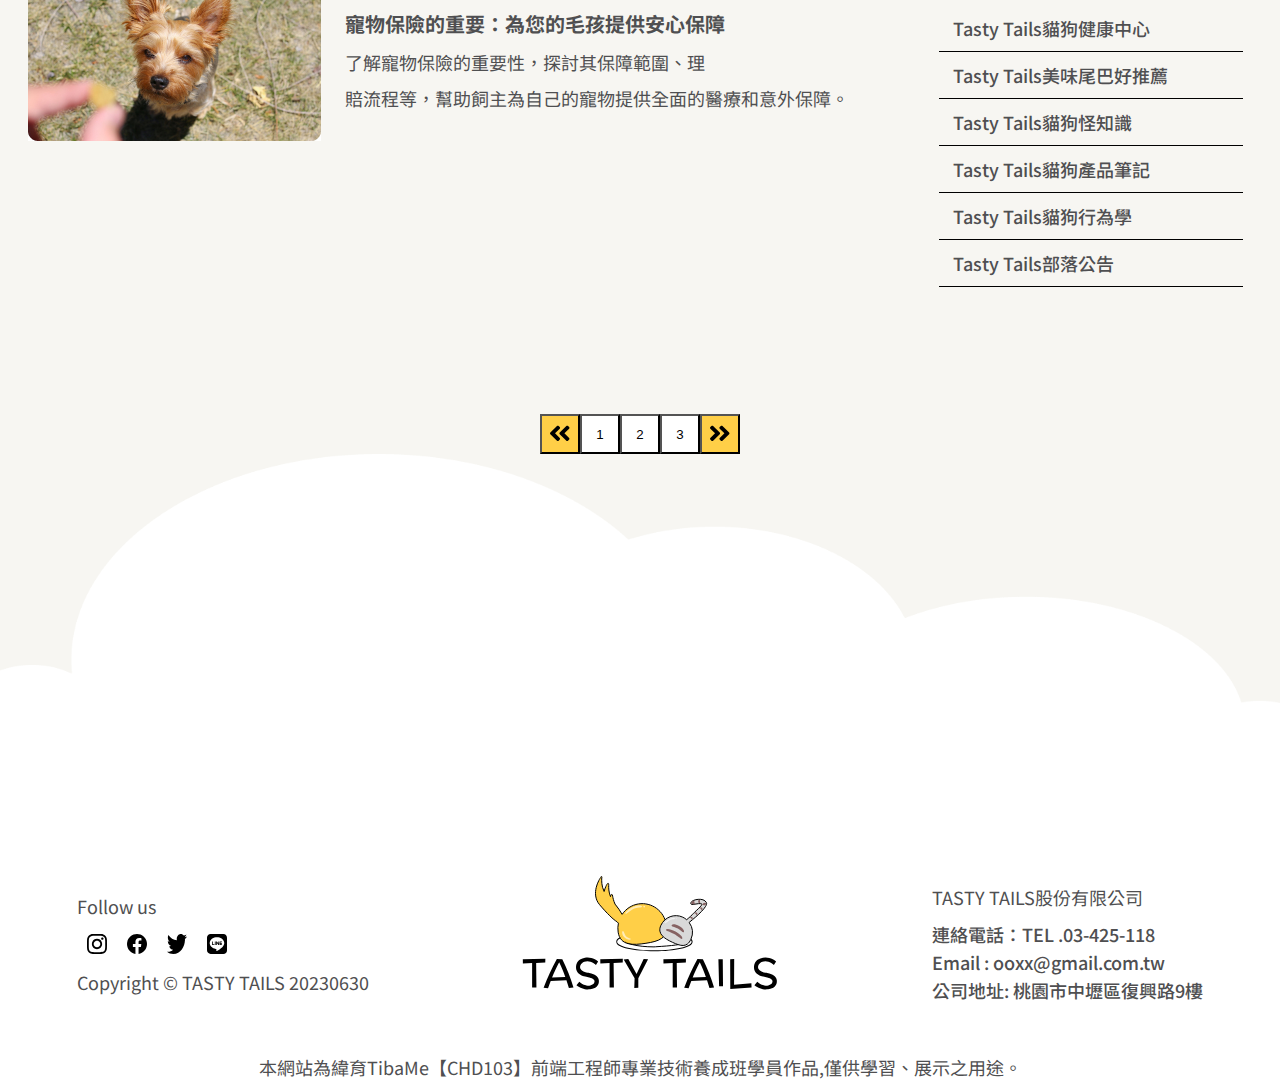
<file: Tastytails/blog.html>
<!DOCTYPE html>
<html lang="en">
  <head>
    <meta charset="UTF-8" />
    <meta name="viewport" content="width=device-width, initial-scale=1.0" />
    <title>首頁|貓狗專欄</title>
    <!-- css -->
    <link rel="stylesheet" href="css/reset.css" />
    <link rel="stylesheet" href="css/blog.css" />
    <link rel="stylesheet" href="css/all.css" />
    <!-- 文字 -->
    <link rel="preconnect" href="https://fonts.googleapis.com" />
    <link rel="preconnect" href="https://fonts.gstatic.com" crossorigin />
    <link
      href="https://fonts.googleapis.com/css2?family=Noto+Sans+TC:wght@100;300;400;500&display=swap"
      rel="stylesheet"
    />
  </head>

  <body>
    <!-- header -->
    <header>
      <input type="checkbox" name="" id="nav_switch" />

      <div class="navigation">
        <div class="logo">
          <a href="index.html">
            <img src="img/logo.svg" alt="logo" />
          </a>
        </div>

        <nav class="main-nav">
          <ul class="header_menu menu_show">
            <li><a href="about.html">關於我們</a></li>
            <li><a href="product.html">商品專區</a></li>
            <li><a href="blog.html">貓狗專欄</a></li>
            <li><a href="QA.html">常見問題</a></li>
            <li><a href="contactus.html">聯絡我們</a></li>
          </ul>
        </nav>

        <div class="icon">
          <div class="login">
            <a href="#">
              <img src="img/person.svg" alt="login" />
            </a>
          </div>
          <div class="shopping">
            <a href="shopping.html">
              <img src="img/shopping.svg" alt="shopping" />
            </a>
          </div>
        </div>

        <!-- 漢堡 -->
        <div class="hb">
          <label for="nav_switch">
            <span></span>
            <span></span>
            <span></span>
          </label>
        </div>
      </div>
    </header>

    <!-- banner -->

    <div class="banner_index">
      <div class="banner_img">
        <img src="img/banner (2).jpg" alt="banner" class="banner-img" />
      </div>
      <div class="banner_content">
        <div class="h2_title">
          <h2 class="fade_left_animate">
            <span>寵物專欄</span>
          </h2>
          <h2 class="fade_down_animate">
            <span>BLOG</span>
          </h2>
        </div>
        <p>TastyTails美味尾巴</p>
        <br />
        <p>分享關懷，照顧每一位寵愛</p>
      </div>
    </div>

    <!-- <div class="banner">
      <img src="img/blog-banner.jpg" alt="blog-banner" />
      <div class="title">
        <h2>
          <span>貓狗專欄</span>
        </h2>
        <h2>
          <span>BLOG</span>
        </h2>
      </div>
    </div> -->

    <div class="blog_content">
      <!-- blog專欄 -->
      <div class="blog_list">
        <div class="card">
          <div class="pic">
            <img src="img/blotitem.jpg" alt="blotitem" />
          </div>
          <div class="txt">
            <a href="#">
              <h3>飼主必讀：選擇寵物食品的重要因素</h3>
              <p>
                選擇寵物鮮食時應考慮的關鍵因素，包括成<br />分品質、營養價值、特殊需求等，以幫助飼主做出明智的選擇。
              </p>
            </a>
          </div>
        </div>
        <div class="card">
          <div class="pic">
            <img src="img/blotitem (2).jpg" alt="blotitem" />
          </div>
          <div class="txt">
            <a href="#">
              <h3>如何給貓狗引入新食物？有效的過渡方法</h3>
              <p>
                引入新食物時進行平滑過渡，包括逐步混<br />合、觀察寵物反應、調整比例等技巧，確保<br />寵物順利接受新的飲食變化。
              </p>
            </a>
          </div>
        </div>
        <div class="card">
          <div class="pic">
            <img src="img/blotitem (3).jpg" alt="blotitem" />
          </div>
          <div class="txt">
            <a href="#">
              <h3>寵物飼養常見問題解答：健康與行為</h3>
              <p>
                涵蓋營養需求、健康護理、行為訓練等方面，<br />幫助飼主更好地照顧自己的寵物。
              </p>
            </a>
          </div>
        </div>
        <div class="card">
          <div class="pic">
            <img src="img/blotitem (4).jpg" alt="blotitem" />
          </div>
          <div class="txt">
            <a href="#">
              <h3>擁有一隻幸福毛孩秘訣：照顧、遊戲、關愛</h3>
              <p>
                分享幸福寵物的關鍵要素，包括適當的照顧方式、<br />有趣的遊戲活動、溫暖的關愛方式，讓寵物享受快樂、健康的生活。
              </p>
            </a>
          </div>
        </div>
        <div class="card">
          <div class="pic">
            <img src="img/blotitem (5).jpg" alt="blotitem" />
          </div>
          <div class="txt">
            <a href="#">
              <h3>寵物保險的重要：為您的毛孩提供安心保障</h3>
              <p>
                了解寵物保險的重要性，探討其保障範圍、理<br />賠流程等，幫助飼主為自己的寵物提供全面的醫療和意外保障。
              </p>
            </a>
          </div>
        </div>
      </div>
      <!-- sidebar側邊欄 -->
      <div class="sidebar">
        <input type="text" class="search" placeholder="請輸入內容搜尋" />
        <div class="category">
          <p class="category-title">熱門文章 Popular Articles</p>
          <ul class="article-list">
            <li class="article-item">如何選擇適合貓咪的食物品牌？</li>
            <li class="article-item">常見貓咪健康問題解析及預防方法</li>
            <li class="article-item">狗狗的飲食攸關健康，你知道嗎？</li>
            <li class="article-item">寵物飼養101：新手飼主必讀指南</li>
            <li class="article-item">狗狗行為訓練：建立良好的社交技能</li>
          </ul>
        </div>
        <div class="category">
          <p class="category-title">最新文章 Latest Articles</p>
          <ul class="article-list">
            <li class="article-item">如何選擇合適的寵物保險計畫</li>
            <li class="article-item">狗狗長時間留在家裡的應對策略</li>
            <li class="article-item">貓咪的心理健康：識別與解決行為問題</li>
            <li class="article-item">寵物旅行必備：如何準備安全舒適旅行</li>
            <li class="article-item">如何訓練狗狗基本指令：坐下、握手等</li>
          </ul>
        </div>
        <div class="category">
          <p class="category-title">文章分類 Article Categories</p>
          <ul class="article-list">
            <li class="article-item">Tasty Tails貓狗健康中心</li>
            <li class="article-item">Tasty Tails美味尾巴好推薦</li>
            <li class="article-item">Tasty Tails貓狗怪知識</li>
            <li class="article-item">Tasty Tails貓狗產品筆記</li>
            <li class="article-item">Tasty Tails貓狗行為學</li>
            <li class="article-item">Tasty Tails部落公告</li>
          </ul>
        </div>
      </div>
    </div>

    <!-- page -->
    <div class="page">
      <button class="button_page">
        <img src="img/left.svg" alt="" />
      </button>
      <button>1</button>
      <button>2</button>
      <button>3</button>
      <button class="button_page">
        <img src="img/right.svg" alt="" />
      </button>
    </div>

    <!-- footer -->
    <div class="footer">
      <div class="footer_box">
        <div class="social_media">
          <p>Follow us</p>
          <ul class="social">
            <li class="social_item">
              <a href="#">
                <img src="img/instagram.svg" alt="instagram" />
              </a>
            </li>
            <li>
              <a href="#">
                <img src="img/facebook.svg" alt="facebook" />
              </a>
            </li>
            <li>
              <a href="#">
                <img src="img/twitter.svg" alt="twitter" />
              </a>
            </li>
            <li>
              <a href="#">
                <img src="img/line.svg" alt="line" />
              </a>
            </li>
          </ul>
          <p class="copy_right">Copyright © TASTY TAILS 20230630</p>
        </div>
        <a href="index.html" class="footer_logo">
          <img src="img/footer-logo.svg" alt="logo" />
        </a>
        <div class="compant_info">
          <div>
            <p>TASTY TAILS股份有限公司</p>
            <ul>
              <li>連絡電話：TEL .03-425-118</li>
              <li>Email : ooxx@gmail.com.tw</li>
              <li>公司地址: 桃園市中壢區復興路9樓</li>
            </ul>
          </div>
        </div>
      </div>
    </div>
    <p class="comment">
      本網站為緯育TibaMe【CHD103】前端工程師專業技術養成班學員作品,僅供學習、展示之用途。
    </p>
    <div class="fixed_icon_top">
      <a href="#" class="top_icon">
        <img src="img/top-icon.svg" alt="top-icon" />
      </a>
    </div>
  </body>
</html>
</file>
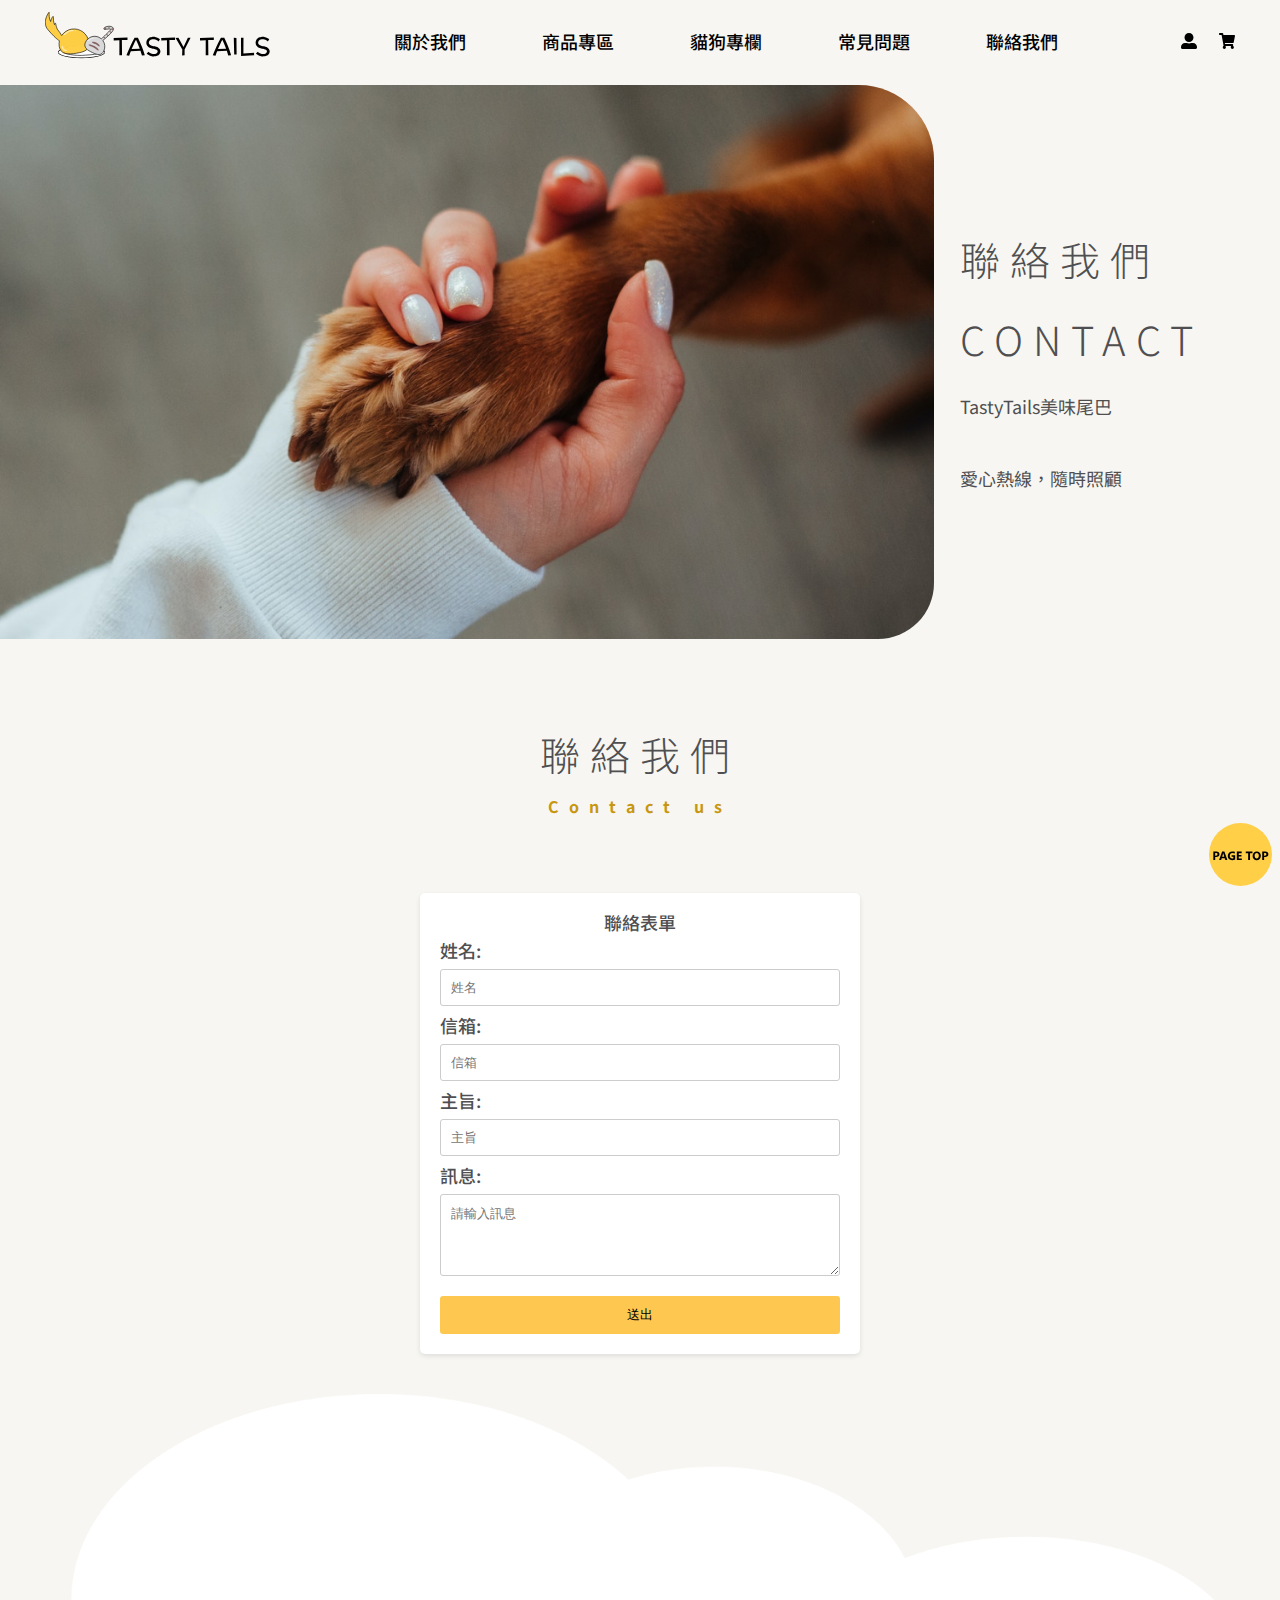
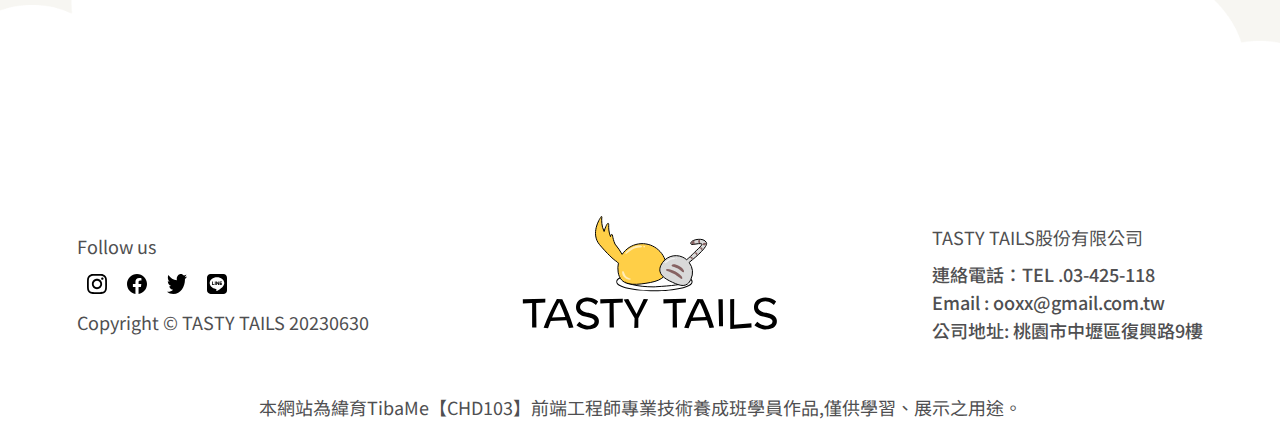
<file: Tastytails/contactus.html>
<!DOCTYPE html>
<html lang="en">
  <head>
    <meta charset="UTF-8" />
    <meta name="viewport" content="width=device-width, initial-scale=1.0" />
    <title>首頁|聯絡我們</title>
    <!-- css -->
    <link rel="stylesheet" href="css/reset.css" />
    <link rel="stylesheet" href="css/contactus.css" />
    <link rel="stylesheet" href="css/all.css" />

    <!-- 文字 -->
    <link rel="preconnect" href="https://fonts.googleapis.com" />
    <link rel="preconnect" href="https://fonts.gstatic.com" crossorigin />
    <link
      href="https://fonts.googleapis.com/css2?family=Noto+Sans+TC:wght@100;300;400;500&display=swap"
      rel="stylesheet"
    />
  </head>
  <body>
    <!-- header -->
    <header>
      <input type="checkbox" name="" id="nav_switch" />

      <div class="navigation">
        <div class="logo">
          <a href="index.html">
            <img src="img/logo.svg" alt="logo" />
          </a>
        </div>

        <nav class="main-nav">
          <ul class="header_menu menu_show">
            <li><a href="about.html">關於我們</a></li>
            <li><a href="product.html">商品專區</a></li>
            <li><a href="blog.html">貓狗專欄</a></li>
            <li><a href="QA.html">常見問題</a></li>
            <li><a href="contactus.html">聯絡我們</a></li>
          </ul>
        </nav>

        <div class="icon">
          <div class="login">
            <a href="#">
              <img src="img/person.svg" alt="login" />
            </a>
          </div>
          <div class="shopping">
            <a href="shopping.html">
              <img src="img/shopping.svg" alt="shopping" />
            </a>
          </div>
        </div>

        <!-- 漢堡 -->
        <div class="hb">
          <label for="nav_switch">
            <span></span>
            <span></span>
            <span></span>
          </label>
        </div>
      </div>
    </header>

    <!-- banner  -->
    <div class="banner_index">
      <div class="banner_img">
        <img src="img/banner (6).jpg" alt="banner" class="banner-img" />
      </div>
      <div class="banner_content">
        <div class="h2_title">
          <h2 class="fade_left_animate">
            <span>聯絡我們</span>
          </h2>
          <h2 class="fade_down_animate">
            <span>CONTACT</span>
          </h2>
        </div>
        <p>TastyTails美味尾巴</p>
        <br />
        <p>愛心熱線，隨時照顧</p>
      </div>
    </div>

    <!-- 聯絡我們 -->

    <div class="contact">
      <div class="contact_txt">
        <h2>
          <span>聯絡我們</span>
          <span class="questrial">Contact us</span>
        </h2>
      </div>
    </div>
    
      <!-- 聯絡表單 -->
      <div class="form_container">
        <h2>聯絡表單</h2>
        <form action="#" method="POST">
          <label for="name">姓名:</label>
          <input type="text" id="name" name="name" placeholder="姓名" />

          <label for="email">信箱:</label>
          <input type="email" id="email" name="email" placeholder="信箱" />

          <label for="title">主旨:</label>
          <input
            type="text"
            id="title"
            name="title"
            placeholder="主旨"
          ></input>

          <label for="message">訊息:</label>
          <textarea
            id="message"
            name="message"
            rows="4"
            placeholder="請輸入訊息"
          ></textarea>

          <button type="submit">送出</button>
        </form>
      </div>

<!-- footer -->
<div class="footer">
<div class="footer_box">
  <div class="social_media">
    <p>Follow us</p>
    <ul class="social">
      <li class="social_item">
        <a href="#">
          <img src="img/instagram.svg" alt="instagram" />
        </a>
      </li>
      <li>
        <a href="#">
          <img src="img/facebook.svg" alt="facebook" />
        </a>
      </li>
      <li>
        <a href="#">
          <img src="img/twitter.svg" alt="twitter" />
        </a>
      </li>
      <li>
        <a href="#">
          <img src="img/line.svg" alt="line" />
        </a>
      </li>
    </ul>
    <p class="copy_right">Copyright © TASTY TAILS 20230630</p>
  </div>
  <a href="index.html" class="footer_logo">
    <img src="img/footer-logo.svg" alt="logo" />
  </a>
  <div class="compant_info">
    <div>
      <p>TASTY TAILS股份有限公司</p>
      <ul>
        <li>連絡電話：TEL .03-425-118</li>
        <li>Email : ooxx@gmail.com.tw</li>
        <li>公司地址: 桃園市中壢區復興路9樓</li>
      </ul>
    </div>
  </div>
</div>
</div>
    </div>

    <p class="comment">
      本網站為緯育TibaMe【CHD103】前端工程師專業技術養成班學員作品,僅供學習、展示之用途。
    </p>
    <div class="fixed_icon_top">
      <a href="#" class="top_icon">
        <img src="img/top-icon.svg" alt="top-icon" />
      </a>
    </div>
  </body>
</html>
</file>
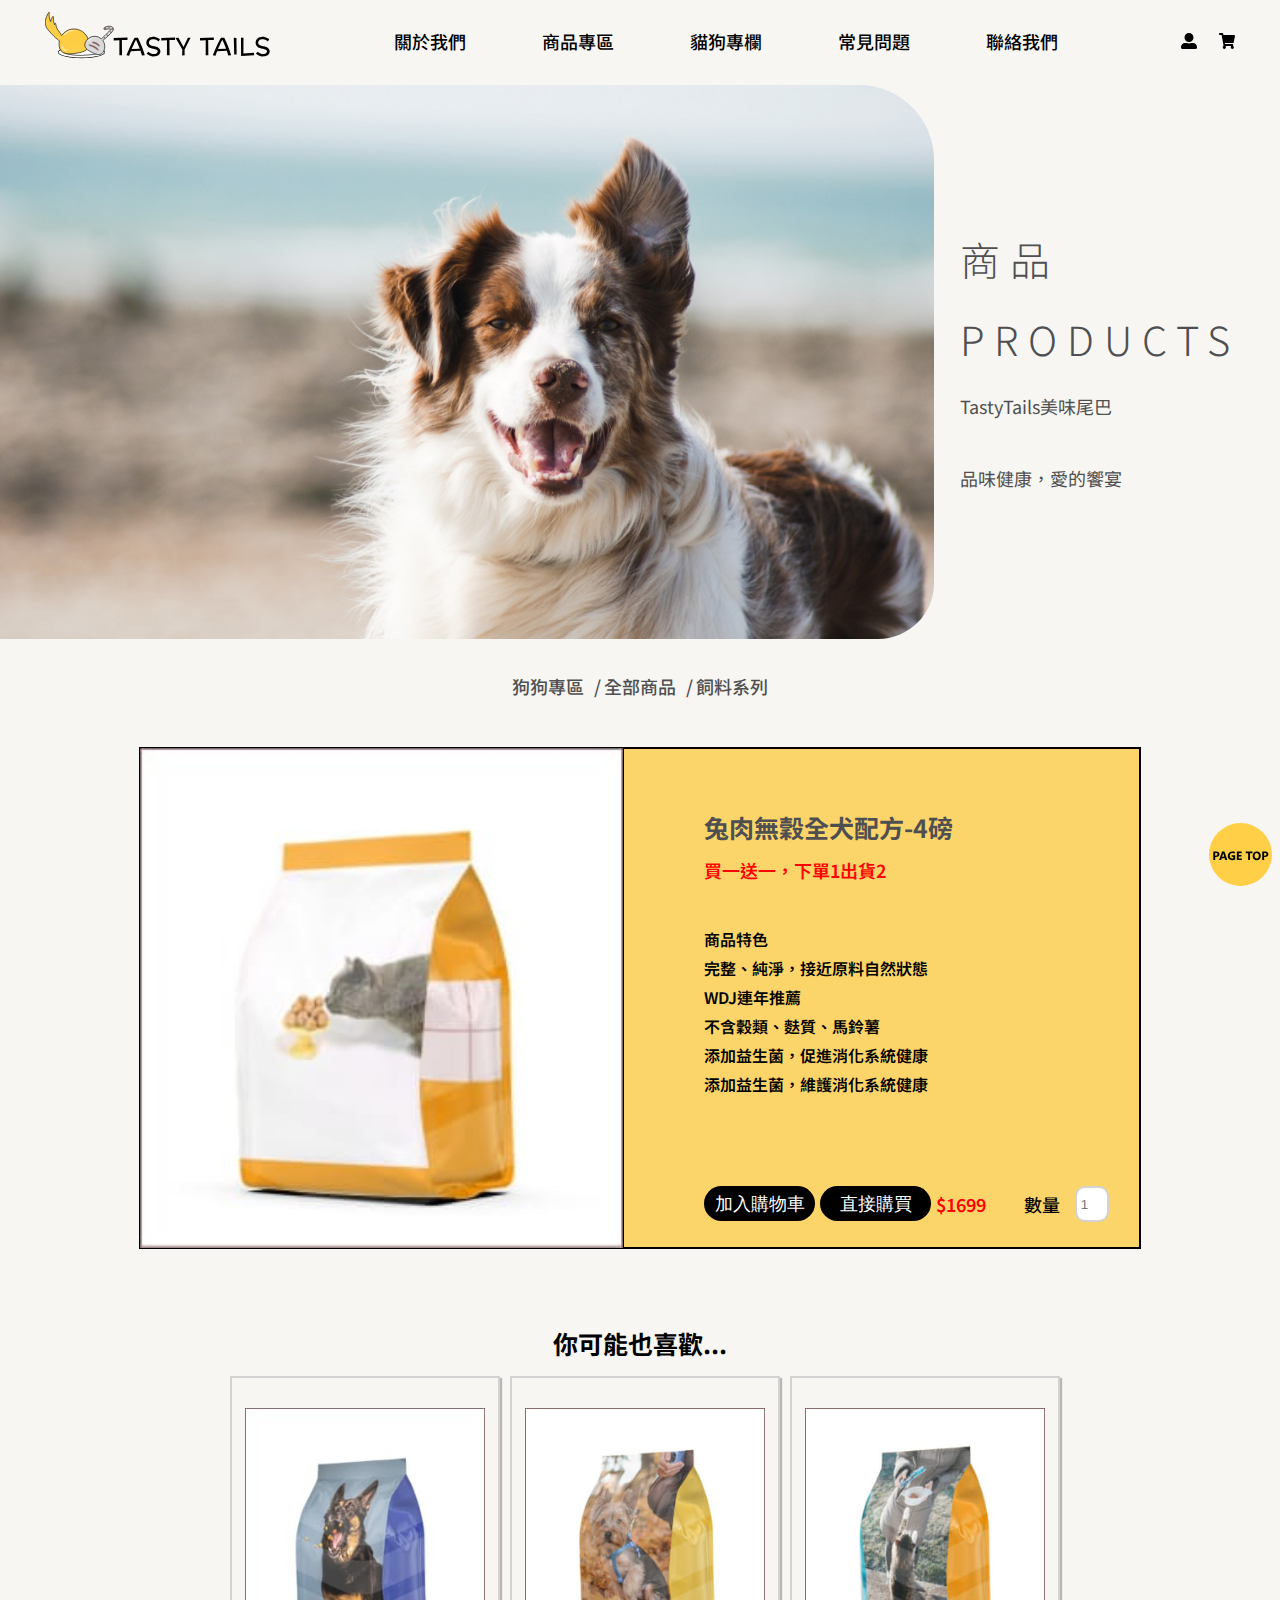
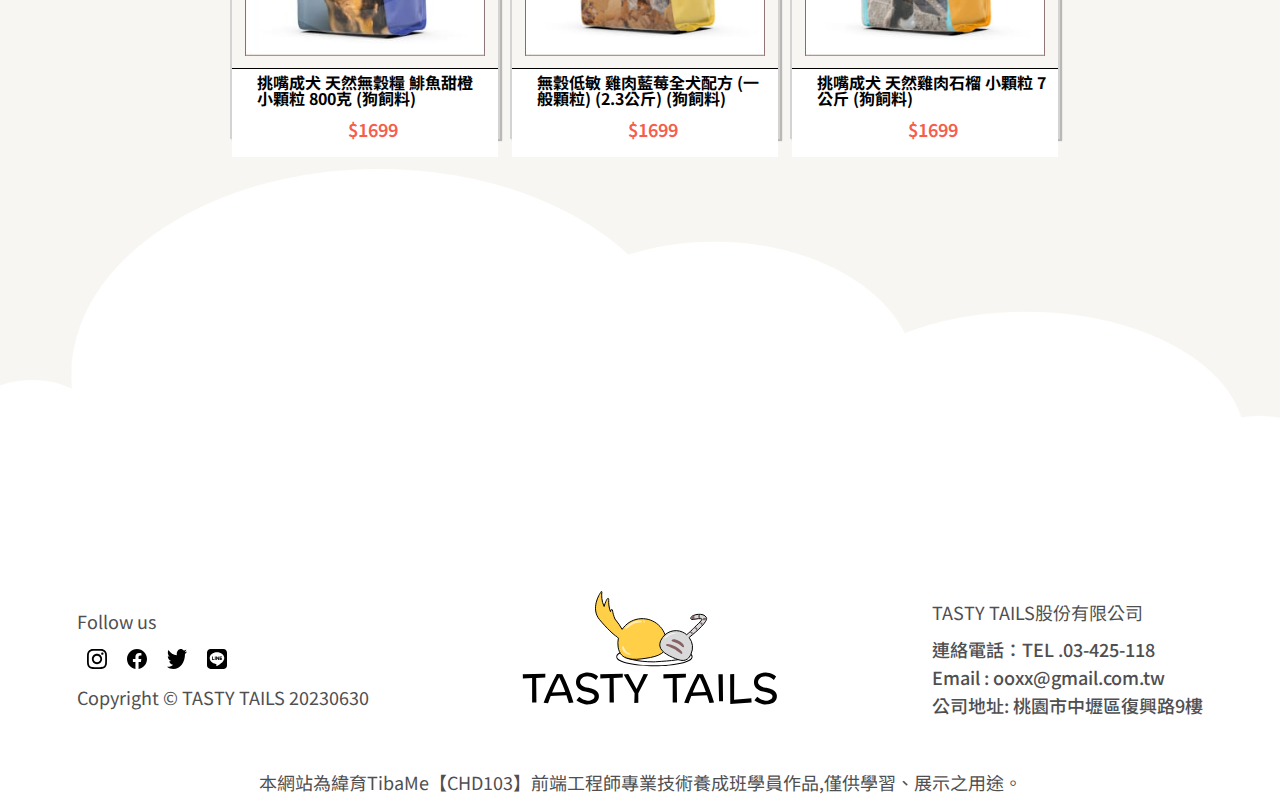
<file: Tastytails/product details.html>
<!DOCTYPE html>
<html lang="en">
  <head>
    <meta charset="UTF-8" />
    <meta name="viewport" content="width=device-width, initial-scale=1.0" />
    <title>首頁|商品詳情</title>
    <!-- css -->
    <link rel="stylesheet" href="css/reset.css" />
    <link rel="stylesheet" href="css/product details.css" />
    <link rel="stylesheet" href="css/all.css" />
    <!-- 文字 -->
    <link rel="preconnect" href="https://fonts.googleapis.com" />
    <link rel="preconnect" href="https://fonts.gstatic.com" crossorigin />
    <link
      href="https://fonts.googleapis.com/css2?family=Noto+Sans+TC:wght@100;300;400;500&display=swap"
      rel="stylesheet"
    />
  </head>
  <body>
    <!-- header -->
    <header>
      <input type="checkbox" name="" id="nav_switch" />

      <div class="navigation">
        <div class="logo">
          <a href="index.html">
            <img src="img/logo.svg" alt="logo" />
          </a>
        </div>

        <nav class="main-nav">
          <ul class="header_menu menu_show">
            <li><a href="about.html">關於我們</a></li>
            <li><a href="product.html">商品專區</a></li>
            <li><a href="blog.html">貓狗專欄</a></li>
            <li><a href="QA.html">常見問題</a></li>
            <li><a href="contactus.html">聯絡我們</a></li>
          </ul>
        </nav>

        <div class="icon">
          <div class="login">
            <a href="#">
              <img src="img/person.svg" alt="login" />
            </a>
          </div>
          <div class="shopping">
            <a href="shopping.html">
              <img src="img/shopping.svg" alt="shopping" />
            </a>
          </div>
        </div>

        <!-- 漢堡 -->
        <div class="hb">
          <label for="nav_switch">
            <span></span>
            <span></span>
            <span></span>
          </label>
        </div>
      </div>
    </header>
    <!-- banner -->

    <div class="banner_index">
      <div class="banner_img">
        <img src="img/banner (3).jpg" alt="banner" class="banner-img" />
      </div>
      <div class="banner_content">
        <div class="h2_title">
          <h2 class="fade_left_animate">
            <span>商品</span>
          </h2>
          <h2 class="fade_down_animate">
            <span>PRODUCTS</span>
          </h2>
        </div>
        <p>TastyTails美味尾巴</p>
        <br />
        <p>品味健康，愛的饗宴</p>
      </div>
    </div>

    <!-- 麵包屑 -->
    <nav class="breadcrumb_list">
      <ol class="breadcrumb">
        <li class="breadcrumb-item"><a href="#">狗狗專區</a></li>
        <li class="breadcrumb-item"><a href="#">全部商品</a></li>
        <li class="breadcrumb-item"><a href="#">飼料系列</a></li>
      </ol>
    </nav>

    <!-- 商品內容product_content -->

    <div class="product_content">
      <img src="img/product-1.jpg" alt="product-1" />

      <div class="product_text">
        <h3>兔肉無穀全犬配方-4磅</h3>
        <h5>買一送一，下單1出貨2</h5>
        <ul class="content">
          <li>商品特色</li>
          <li>完整、純淨，接近原料自然狀態</li>
          <li>WDJ連年推薦</li>
          <li>不含穀類、麩質、馬鈴薯</li>
          <li>添加益生菌，促進消化系統健康</li>
          <li>添加益生菌，維護消化系統健康</li>
        </ul>
        <div class="order_button">
          <a href="shopping.html">
            <button class="buybtn">加入購物車</button>
          </a>
          <button class="buybtn">直接購買</button>
          <p>$1699</p>
          <h6>數量</h6>

          <input type="number" placeholder="1" min="1" max="10" />
        </div>
      </div>
    </div>

    <!-- hotitem熱門項目 -->

    <div class="hotitem">
      <h3>你可能也喜歡...</h3>
      <ul>
        <li>
          <a href="#">
            <img src="img/product-2.jpg" alt="product-2" />
            <div class="itemin">
              <h6>挑嘴成犬 天然無穀糧 鯡魚甜橙 小顆粒 800克 (狗飼料)</h6>
              <p>$1699</p>
            </div>
          </a>
        </li>
        <li>
          <a href="#">
            <img src="img/product-3.jpg" alt="product-2" />
            <div class="itemin">
              <h6>無穀低敏 雞肉藍莓全犬配方 (一般顆粒) (2.3公斤) (狗飼料)</h6>
              <p>$1699</p>
            </div>
          </a>
        </li>

        <li>
          <a href="#">
            <img src="img/product-5.jpg" alt="product-2" />
            <div class="itemin">
              <h6>挑嘴成犬 天然雞肉石榴 小顆粒 7公斤 (狗飼料)</h6>
              <p>$1699</p>
            </div>
          </a>
        </li>
      </ul>
    </div>

    <!-- footer -->
    <div class="footer">
      <div class="footer_box">
        <div class="social_media">
          <p>Follow us</p>
          <ul class="social">
            <li class="social_item">
              <a href="#">
                <img src="img/instagram.svg" alt="instagram" />
              </a>
            </li>
            <li>
              <a href="#">
                <img src="img/facebook.svg" alt="facebook" />
              </a>
            </li>
            <li>
              <a href="#">
                <img src="img/twitter.svg" alt="twitter" />
              </a>
            </li>
            <li>
              <a href="#">
                <img src="img/line.svg" alt="line" />
              </a>
            </li>
          </ul>
          <p class="copy_right">Copyright © TASTY TAILS 20230630</p>
        </div>
        <a href="index.html" class="footer_logo">
          <img src="img/footer-logo.svg" alt="logo" />
        </a>
        <div class="compant_info">
          <div>
            <p>TASTY TAILS股份有限公司</p>
            <ul>
              <li>連絡電話：TEL .03-425-118</li>
              <li>Email : ooxx@gmail.com.tw</li>
              <li>公司地址: 桃園市中壢區復興路9樓</li>
            </ul>
          </div>
        </div>
      </div>
    </div>

    <p class="comment">
      本網站為緯育TibaMe【CHD103】前端工程師專業技術養成班學員作品,僅供學習、展示之用途。
    </p>
    <div class="fixed_icon_top">
      <a href="#" class="top_icon">
        <img src="img/top-icon.svg" alt="top-icon" />
      </a>
    </div>
  </body>
</html>
</file>
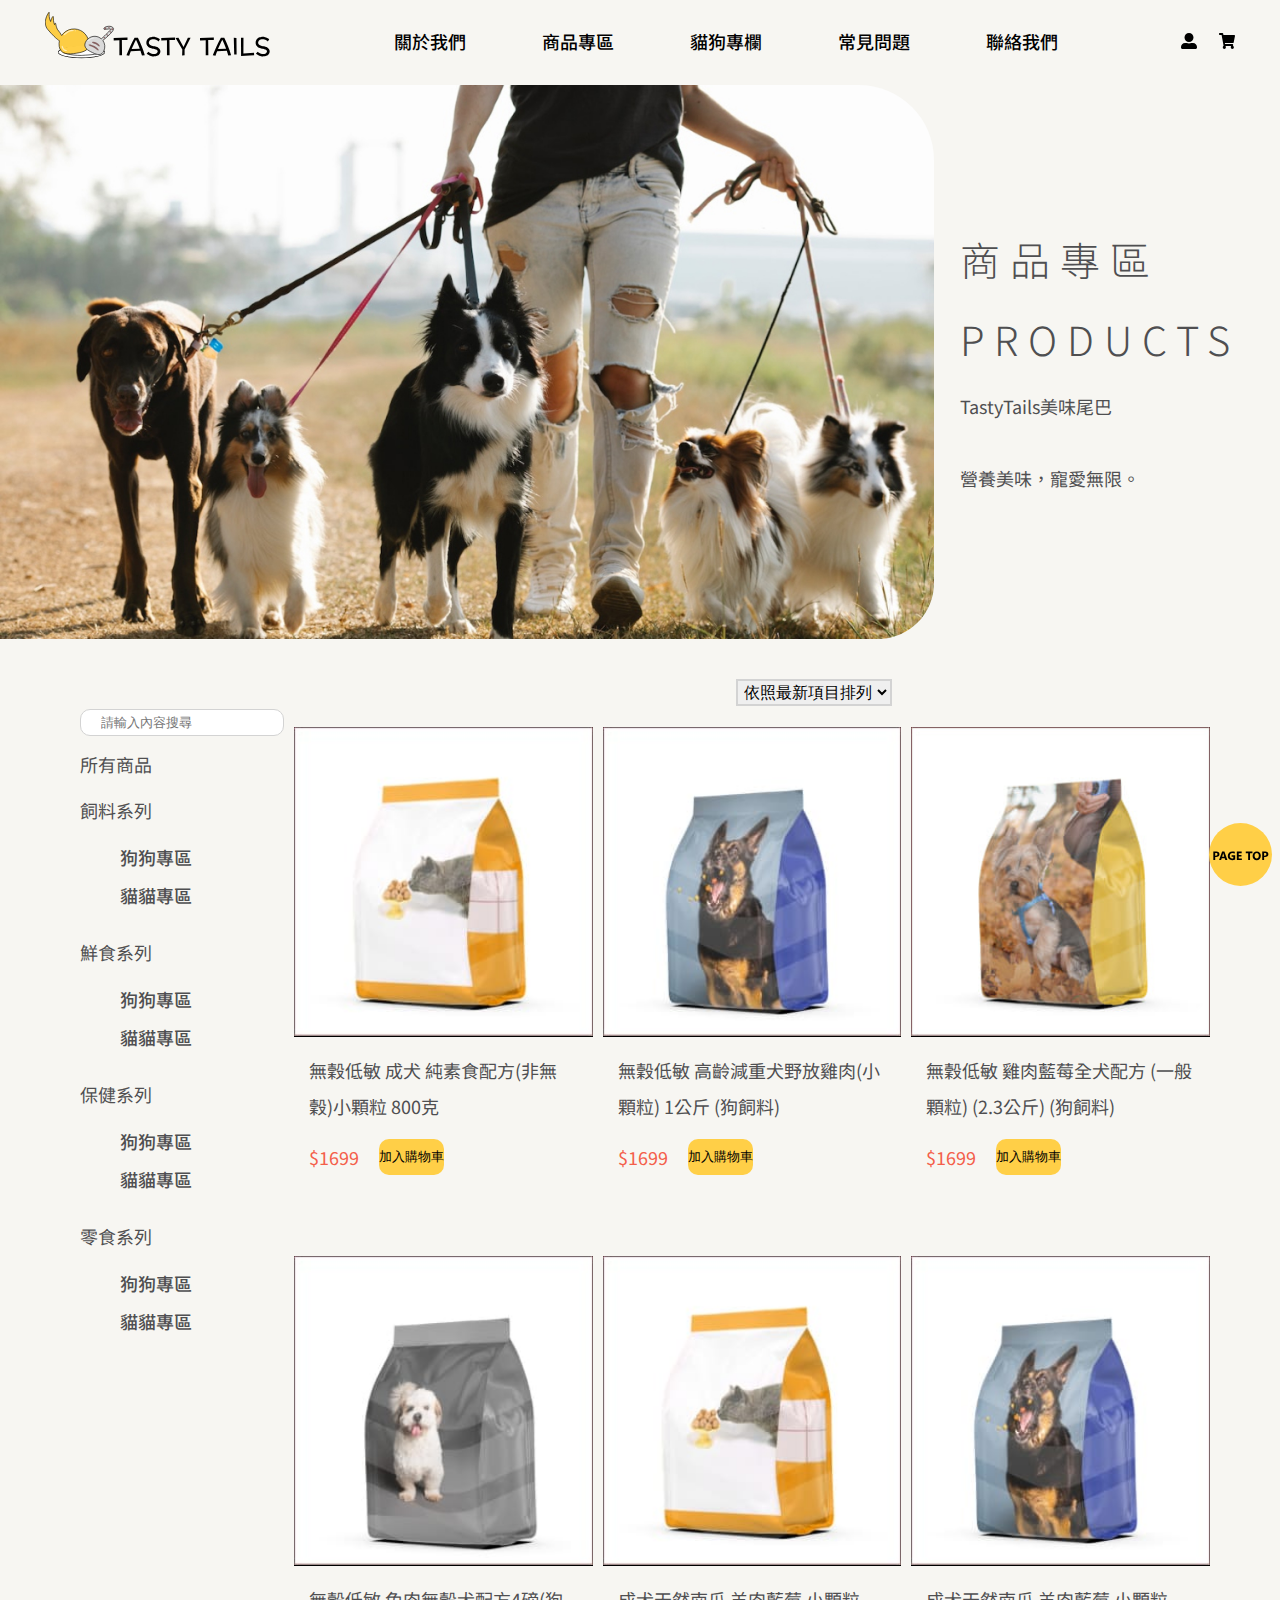
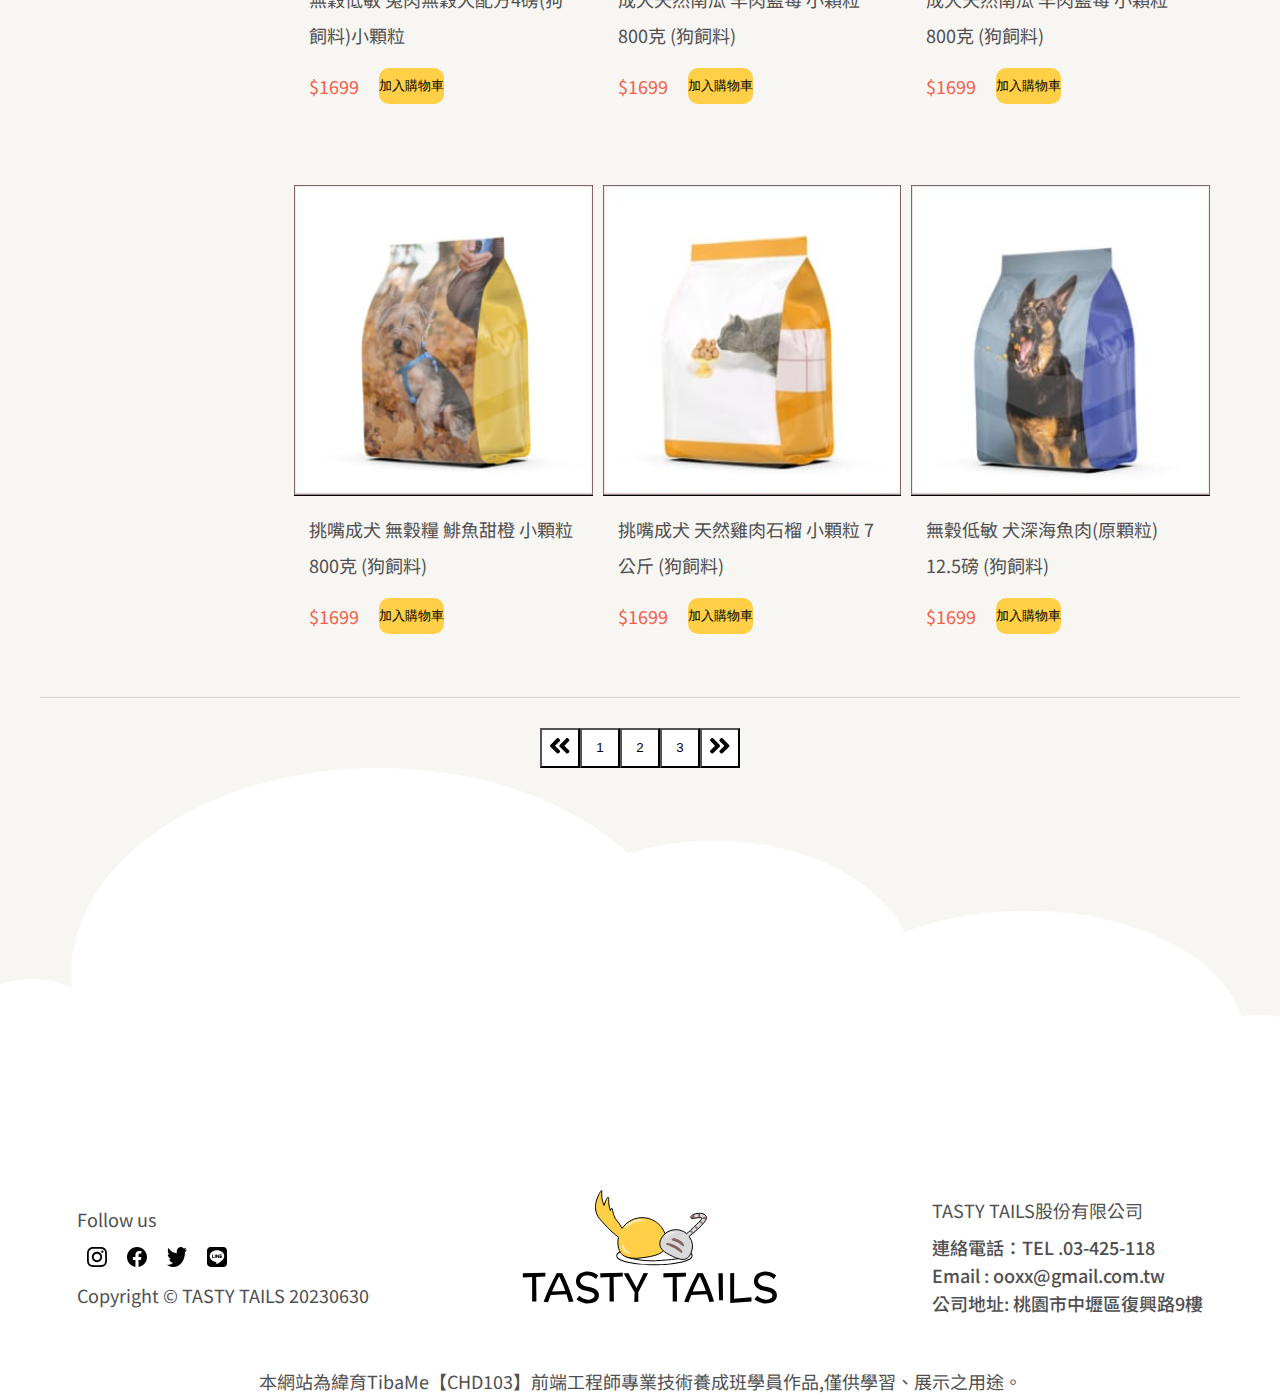
<file: Tastytails/product.html>
<!DOCTYPE html>
<html lang="en">
  <head>
    <meta charset="UTF-8" />
    <meta http-equiv="X-UA-Compatible" content="IE=edge" />
    <meta name="viewport" content="width=device-width, initial-scale=1.0" />
    <title>狗狗專區|全部商品</title>
    <link rel="stylesheet" href="css/reset.css" />
    <link rel="stylesheet" href="css/product.css" />
    <link rel="stylesheet" href="css/all.css" />
    <!-- 文字 -->
    <link rel="preconnect" href="https://fonts.googleapis.com" />
    <link rel="preconnect" href="https://fonts.gstatic.com" crossorigin />
    <link
      href="https://fonts.googleapis.com/css2?family=Noto+Sans+TC:wght@100;300;400;500&display=swap"
      rel="stylesheet"
    />
  </head>
  <body>
    <!-- header -->
    <header>
      <input type="checkbox" name="" id="nav_switch" />

      <div class="navigation">
        <div class="logo">
          <a href="index.html">
            <img src="img/logo.svg" alt="logo" />
          </a>
        </div>

        <nav class="main-nav">
          <ul class="header_menu menu_show">
            <li><a href="about.html">關於我們</a></li>
            <li><a href="product.html">商品專區</a></li>
            <li><a href="blog.html">貓狗專欄</a></li>
            <li><a href="QA.html">常見問題</a></li>
            <li><a href="contactus.html">聯絡我們</a></li>
          </ul>
        </nav>

        <div class="icon">
          <div class="login">
            <a href="#">
              <img src="img/person.svg" alt="login" />
            </a>
          </div>
          <div class="shopping">
            <a href="shopping.html">
              <img src="img/shopping.svg" alt="shopping" />
            </a>
          </div>
        </div>

        <!-- 漢堡 -->
        <div class="hb">
          <label for="nav_switch">
            <span></span>
            <span></span>
            <span></span>
          </label>
        </div>
      </div>
    </header>
    <!-- banner -->
    <div class="banner_index">
      <div class="banner_img">
        <img src="img/banner (4).jpg" alt="banner" class="banner-img" />
      </div>
      <div class="banner_content">
        <div class="h2_title">
          <h2 class="fade_left_animate">
            <span> 商品專區 </span>
          </h2>
          <h2 class="fade_down_animate">
            <span>PRODUCTS </span>
          </h2>
        </div>
        <p>TastyTails美味尾巴</p>
        <br />
        <p>營養美味，寵愛無限。</p>
      </div>
    </div>

    <!-- <div class="banner">
      <img src="img/product-banner.jpg" alt="" />
    </div> -->

    <!-- shop nav -->
    <div class="shop-out">
      <!-- position -->
      <ul class="position">
        <li>
          <select name="liststyle" id="liststyle">
            <option>依照最新項目排列</option>
            <option>熱門項目排列</option>
            <option>價格排列:低到高</option>
            <option>價格排列:高到低</option>
          </select>
        </li>
      </ul>

      <!-- itemlist -->
      <div class="item_list">
        <div class="itembox">
          <div class="leftnav">
            <input
              type="text"
              class="bottom_search"
              placeholder="請輸入內容搜尋"
            />
            <ul class="leftdiv">
              <ol>
                <p>
                  所有商品
                  <br />
                </p>
                <li>
                  <i class="fa-solid fa-plus"></i>
                  <i class="fa-solid fa-minus" style="display: none"></i>
                </li>
              </ol>
              <ol>
                <p>飼料系列</p>
                <li>
                  <a href="#" id="">狗狗專區</a>
                </li>
                <li>
                  <a href="#" id="">貓貓專區</a>
                </li>
              </ol>

              <ol>
                <p>鮮食系列</p>
                <li>
                  <a href="#" id="">狗狗專區</a>
                </li>
                <li>
                  <a href="#" id="">貓貓專區</a>
                </li>
              </ol>
              <ol>
                <p>保健系列</p>
                <li>
                  <a href="#" id="">狗狗專區</a>
                </li>
                <li>
                  <a href="#" id="">貓貓專區</a>
                </li>
              </ol>
              <ol>
                <p>零食系列</p>
                <li>
                  <a href="#" id="">狗狗專區</a>
                </li>
                <li>
                  <a href="#" id="">貓貓專區</a>
                </li>
              </ol>
            </ul>
          </div>
          <ul>
            <li>
              <a href="product details.html">
                <img src="img/product-1.jpg" alt="" />

                <div class="itemin">
                  <p>無穀低敏 成犬 純素食配方(非無穀)小顆粒 800克</p>
                  <div>
                    <p>$1699</p>
                    <button class="buybtn">加入購物車</button>
                  </div>
                </div>
              </a>
            </li>
            <li>
              <a href="product details.html">
                <img src="img/product-2.jpg" alt="" />

                <div class="itemin">
                  <p>無穀低敏 高齡減重犬野放雞肉(小顆粒) 1公斤 (狗飼料)</p>
                  <div>
                    <p>$1699</p>
                    <button class="buybtn">加入購物車</button>
                  </div>
                </div>
              </a>
            </li>
            <li>
              <a href="product details.html">
                <img src="img/product-3.jpg" alt="" />

                <div class="itemin">
                  <p>無穀低敏 雞肉藍莓全犬配方 (一般顆粒) (2.3公斤) (狗飼料)</p>
                  <div>
                    <p>$1699</p>
                    <button class="buybtn">加入購物車</button>
                  </div>
                </div>
              </a>
            </li>
            <li>
              <a href="product details.html">
                <img src="img/product-4.jpg" alt="" />

                <div class="itemin">
                  <p>無穀低敏 兔肉無穀犬配方4磅(狗飼料)小顆粒</p>
                  <div>
                    <p>$1699</p>
                    <button class="buybtn">加入購物車</button>
                  </div>
                </div>
              </a>
            </li>
            <li>
              <a href="product details.html">
                <img src="img/product-1.jpg" alt="" />

                <div class="itemin">
                  <p>成犬天然南瓜 羊肉藍莓 小顆粒 800克 (狗飼料)</p>
                  <div>
                    <p>$1699</p>
                    <button class="buybtn">加入購物車</button>
                  </div>
                </div>
              </a>
            </li>
            <li>
              <a href="product details.html">
                <img src="img/product-2.jpg" alt="" />

                <div class="itemin">
                  <p>成犬天然南瓜 羊肉藍莓 小顆粒 800克 (狗飼料)</p>
                  <div>
                    <p>$1699</p>
                    <button class="buybtn">加入購物車</button>
                  </div>
                </div>
              </a>
            </li>
            <li>
              <a href="#">
                <img src="img/product-3.jpg" alt="" />

                <div class="itemin">
                  <p>挑嘴成犬 無穀糧 鯡魚甜橙 小顆粒 800克 (狗飼料)</p>
                  <div>
                    <p>$1699</p>
                    <button class="buybtn">加入購物車</button>
                  </div>
                </div>
              </a>
            </li>
            <li>
              <a href="#">
                <img src="img/product-1.jpg" alt="" />

                <div class="itemin">
                  <p>挑嘴成犬 天然雞肉石榴 小顆粒 7公斤 (狗飼料)</p>
                  <div>
                    <p>$1699</p>
                    <button class="buybtn">加入購物車</button>
                  </div>
                </div>
              </a>
            </li>
            <li>
              <a href="#">
                <img src="img/product-2.jpg" alt="" />

                <div class="itemin">
                  <p>無穀低敏 犬深海魚肉(原顆粒) 12.5磅 (狗飼料)</p>
                  <div>
                    <p>$1699</p>
                    <button class="buybtn">加入購物車</button>
                  </div>
                </div>
              </a>
            </li>
          </ul>
        </div>
      </div>
    </div>

    <!-- page -->
    <div class="page">
      <button>
        <img src="img/left.svg" alt="" />
      </button>
      <button>1</button>
      <button>2</button>
      <button>3</button>
      <button>
        <img src="img/right.svg" alt="" />
      </button>
    </div>

    <!-- footer -->
    <div class="footer">
      <div class="footer_box">
        <div class="social_media">
          <p>Follow us</p>
          <ul class="social">
            <li class="social_item">
              <a href="#">
                <img src="img/instagram.svg" alt="instagram" />
              </a>
            </li>
            <li>
              <a href="#">
                <img src="img/facebook.svg" alt="facebook" />
              </a>
            </li>
            <li>
              <a href="#">
                <img src="img/twitter.svg" alt="twitter" />
              </a>
            </li>
            <li>
              <a href="#">
                <img src="img/line.svg" alt="line" />
              </a>
            </li>
          </ul>
          <p class="copy_right">Copyright © TASTY TAILS 20230630</p>
        </div>
        <a href="index.html" class="footer_logo">
          <img src="img/footer-logo.svg" alt="logo" />
        </a>
        <div class="compant_info">
          <div>
            <p>TASTY TAILS股份有限公司</p>
            <ul>
              <li>連絡電話：TEL .03-425-118</li>
              <li>Email : ooxx@gmail.com.tw</li>
              <li>公司地址: 桃園市中壢區復興路9樓</li>
            </ul>
          </div>
        </div>
      </div>
    </div>

    <p class="comment">
      本網站為緯育TibaMe【CHD103】前端工程師專業技術養成班學員作品,僅供學習、展示之用途。
    </p>
    <div class="fixed_icon_top">
      <a href="#" class="top_icon">
        <img src="img/top-icon.svg" alt="top-icon" />
      </a>
    </div>
  </body>
</html>
</file>
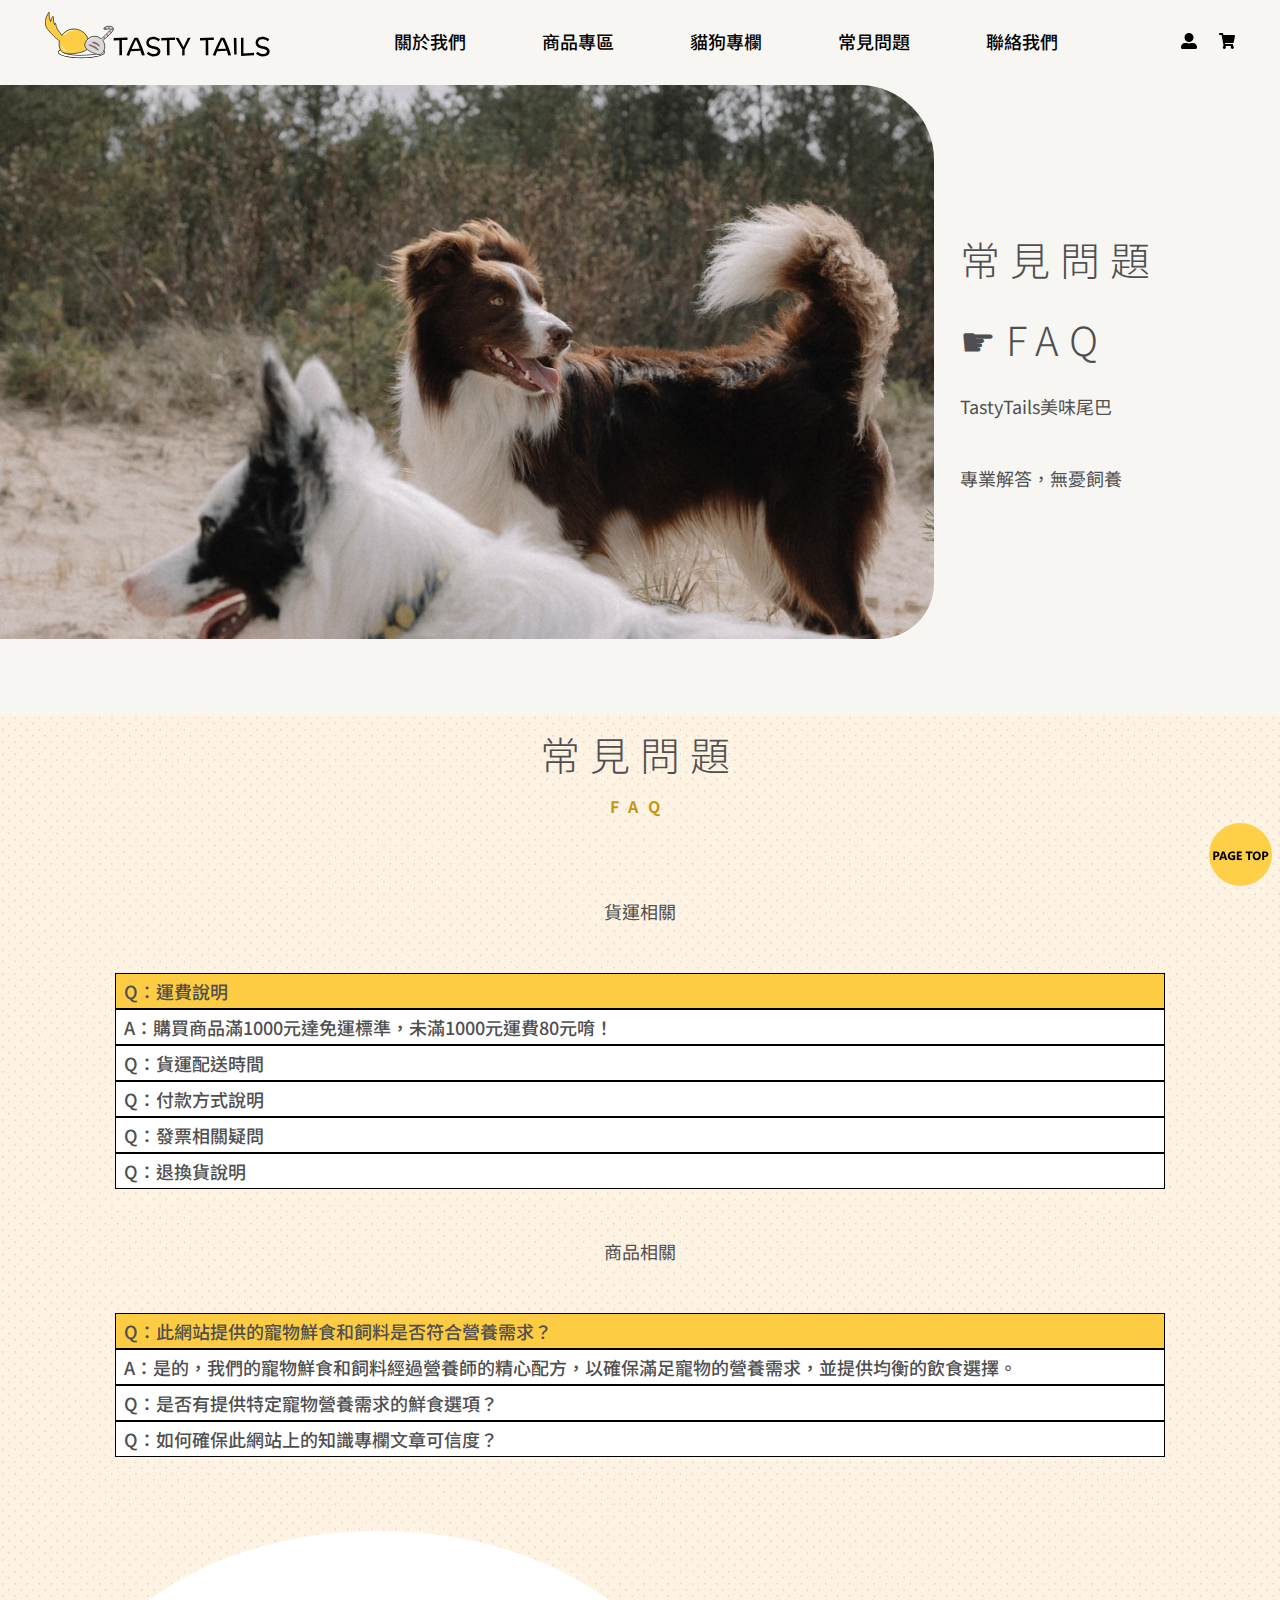
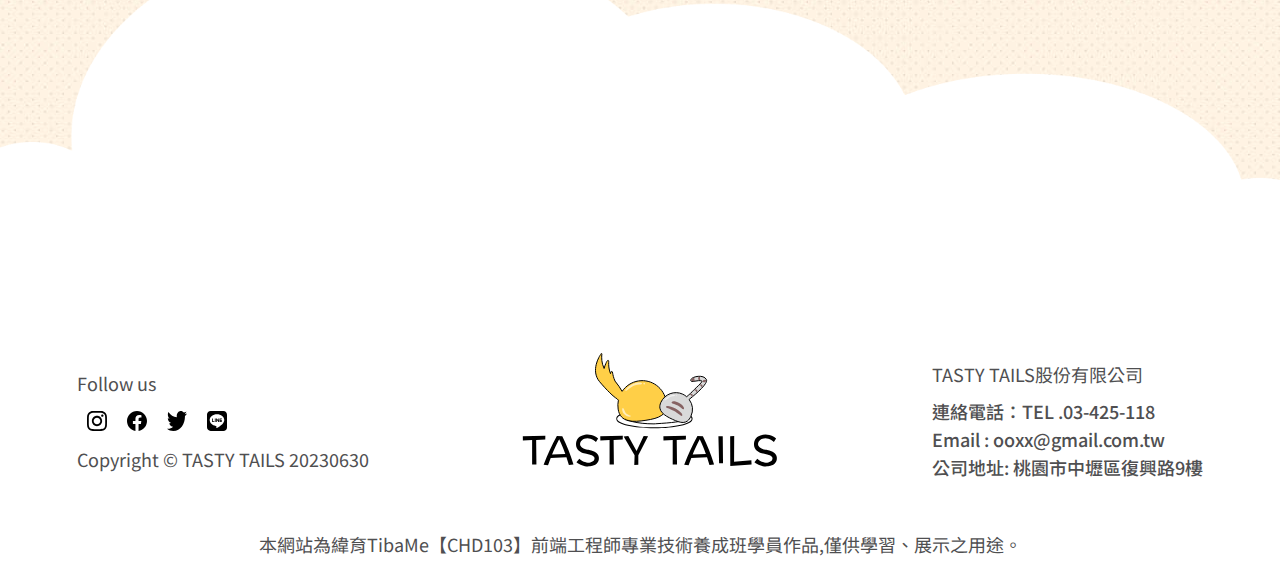
<file: Tastytails/QA.html>
<!DOCTYPE html>
<html lang="en">
  <head>
    <meta charset="UTF-8" />
    <meta name="viewport" content="width=device-width, initial-scale=1.0" />
    <title>首頁|常見問題</title>
    <!-- css -->
    <link rel="stylesheet" href="css/reset.css" />
    <link rel="stylesheet" href="css/QA.css" />
    <link rel="stylesheet" href="css/all.css" />

    <!-- 文字 -->
    <link rel="preconnect" href="https://fonts.googleapis.com" />
    <link rel="preconnect" href="https://fonts.gstatic.com" crossorigin />
    <link
      href="https://fonts.googleapis.com/css2?family=Noto+Sans+TC:wght@100;300;400;500&display=swap"
      rel="stylesheet"
    />
  </head>
  <body>
    <!-- header -->
    <header>
      <input type="checkbox" name="" id="nav_switch" />

      <div class="navigation">
        <div class="logo">
          <a href="index.html">
            <img src="img/logo.svg" alt="logo" />
          </a>
        </div>

        <nav class="main-nav">
          <ul class="header_menu menu_show">
            <li><a href="about.html">關於我們</a></li>
            <li><a href="product.html">商品專區</a></li>
            <li><a href="blog.html">貓狗專欄</a></li>
            <li><a href="QA.html">常見問題</a></li>
            <li><a href="contactus.html">聯絡我們</a></li>
          </ul>
        </nav>

        <div class="icon">
          <div class="login">
            <a href="#">
              <img src="img/person.svg" alt="login" />
            </a>
          </div>
          <div class="shopping">
            <a href="shopping.html">
              <img src="img/shopping.svg" alt="shopping" />
            </a>
          </div>
        </div>

        <!-- 漢堡 -->
        <div class="hb">
          <label for="nav_switch">
            <span></span>
            <span></span>
            <span></span>
          </label>
        </div>
      </div>
    </header>

    <!-- banner  -->
    <div class="banner_index">
      <div class="banner_img">
        <img src="img/banner (5).jpg" alt="banner" class="banner-img" />
      </div>
      <div class="banner_content">
        <div class="h2_title">
          <h2 class="fade_left_animate">
            <span>常見問題</span>
          </h2>
          <h2 class="fade_down_animate">
            <span>☛FAQ</span>
          </h2>
        </div>
        <p>TastyTails美味尾巴</p>
        <br />
        <p>專業解答，無憂飼養</p>
      </div>
    </div>

    <!-- Q&A 常見問題 -->

    <div class="qa_content">
      <div class="qa_txt">
        <h2>
          <span>常見問題</span>
          <span class="questrial">FAQ</span>
        </h2>
      </div>
      <div class="qa_logistics">
        <p>貨運相關</p>
        <table>
          <tr>
            <th class="question">Q：運費說明</th>
          </tr>
          <tr>
            <td class="answer">
              A：購買商品滿1000元達免運標準，未滿1000元運費80元唷！
            </td>
          </tr>
          <tr>
            <td class="question">Q：貨運配送時間</td>
          </tr>
          <tr>
            <td class="question">Q：付款方式說明</td>
          </tr>
          <tr>
            <td class="question">Q：發票相關疑問</td>
          </tr>
          <tr>
            <td class="question">Q：退換貨說明</td>
          </tr>
        </table>
      </div>

      <div class="qa_product">
        <p>商品相關</p>
        <table>
          <tr>
            <th class="question">
              Q：此網站提供的寵物鮮食和飼料是否符合營養需求？
            </th>
          </tr>
          <tr>
            <td class="answer">
              A：是的，我們的寵物鮮食和飼料經過營養師的精心配方，以確保滿足寵物的營養需求，並提供均衡的飲食選擇。
            </td>
          </tr>
          <tr>
            <td class="question">Q：是否有提供特定寵物營養需求的鮮食選項？</td>
          </tr>
          <tr>
            <td class="question">Q：如何確保此網站上的知識專欄文章可信度？</td>
          </tr>
        </table>
      </div>

      <!-- footer -->
      <div class="footer">
        <div class="footer_box">
          <div class="social_media">
            <p>Follow us</p>
            <ul class="social">
              <li class="social_item">
                <a href="#">
                  <img src="img/instagram.svg" alt="instagram" />
                </a>
              </li>
              <li>
                <a href="#">
                  <img src="img/facebook.svg" alt="facebook" />
                </a>
              </li>
              <li>
                <a href="#">
                  <img src="img/twitter.svg" alt="twitter" />
                </a>
              </li>
              <li>
                <a href="#">
                  <img src="img/line.svg" alt="line" />
                </a>
              </li>
            </ul>
            <p class="copy_right">Copyright © TASTY TAILS 20230630</p>
          </div>
          <a href="index.html" class="footer_logo">
            <img src="img/footer-logo.svg" alt="logo" />
          </a>
          <div class="compant_info">
            <div>
              <p>TASTY TAILS股份有限公司</p>
              <ul>
                <li>連絡電話：TEL .03-425-118</li>
                <li>Email : ooxx@gmail.com.tw</li>
                <li>公司地址: 桃園市中壢區復興路9樓</li>
              </ul>
            </div>
          </div>
        </div>
      </div>
    </div>

    <p class="comment">
      本網站為緯育TibaMe【CHD103】前端工程師專業技術養成班學員作品,僅供學習、展示之用途。
    </p>
    <div class="fixed_icon_top">
      <a href="#" class="top_icon">
        <img src="img/top-icon.svg" alt="top-icon" />
      </a>
    </div>
  </body>
</html>
</file>
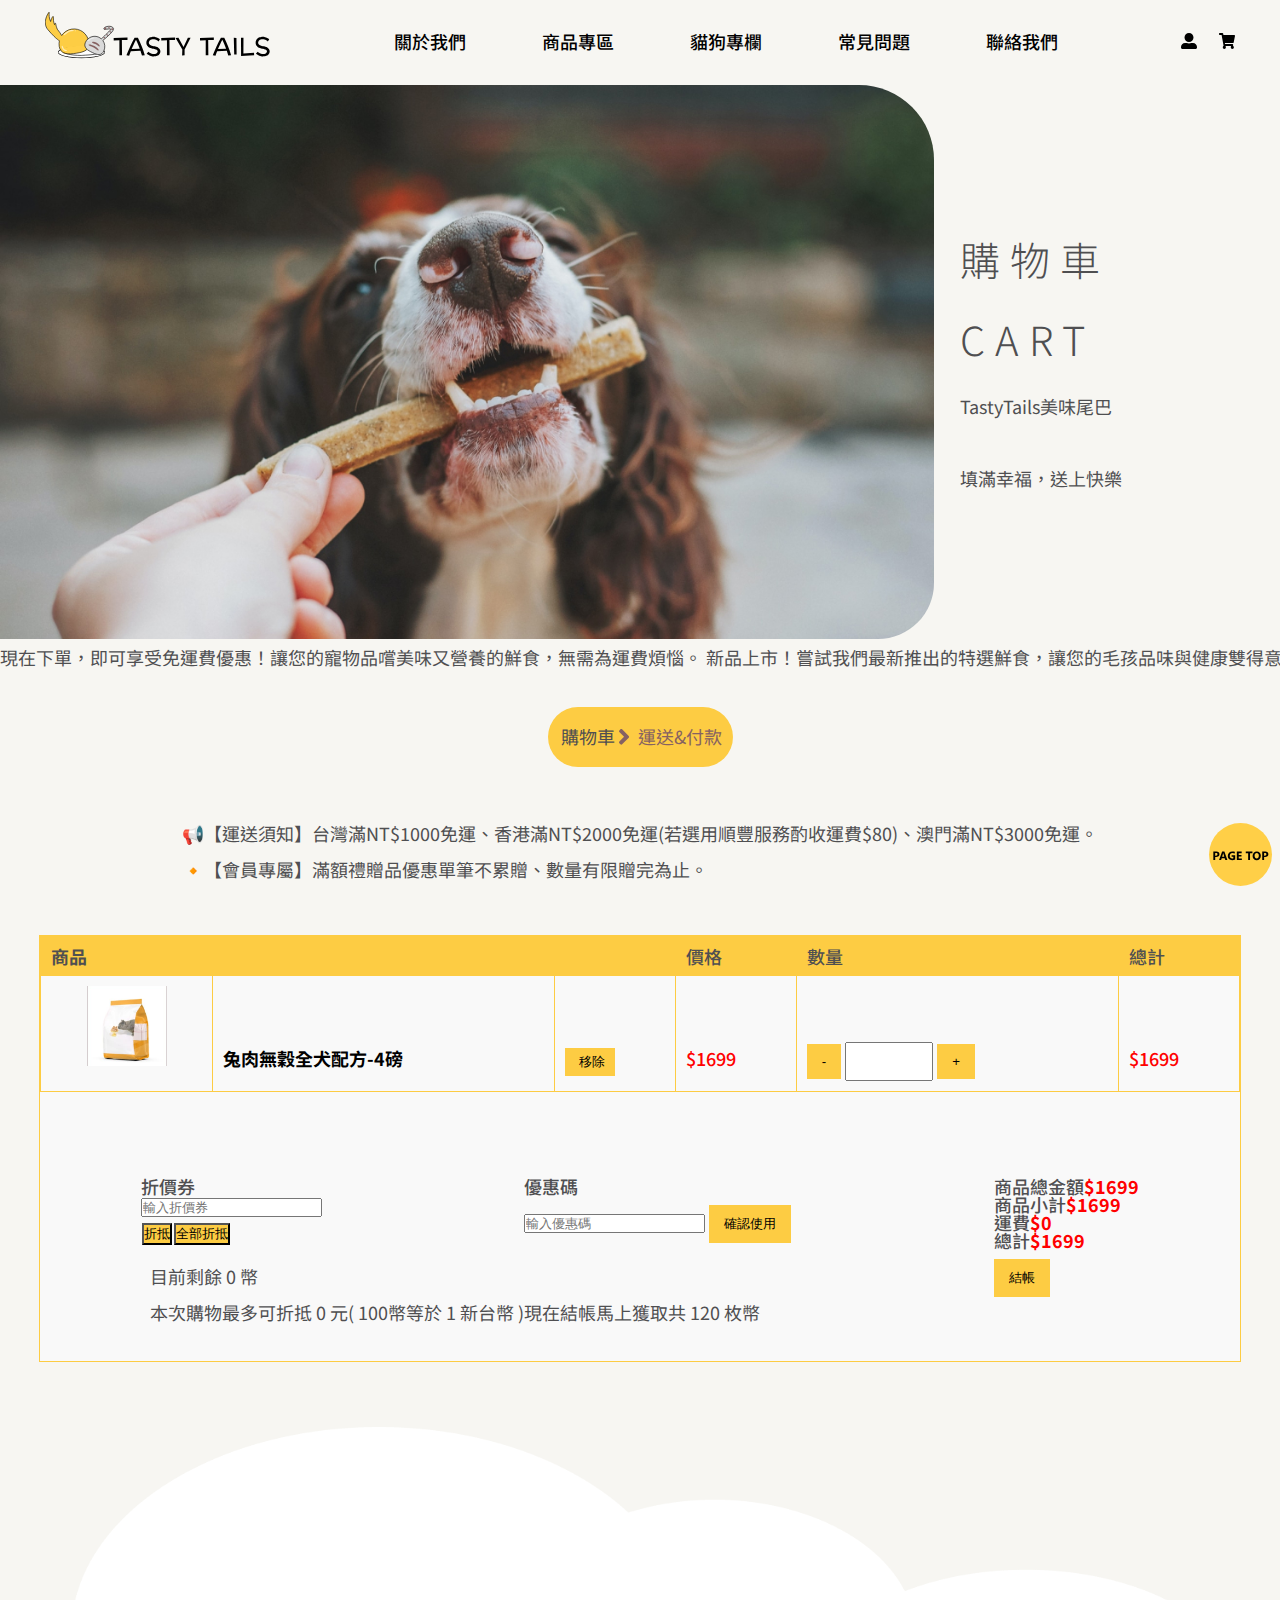
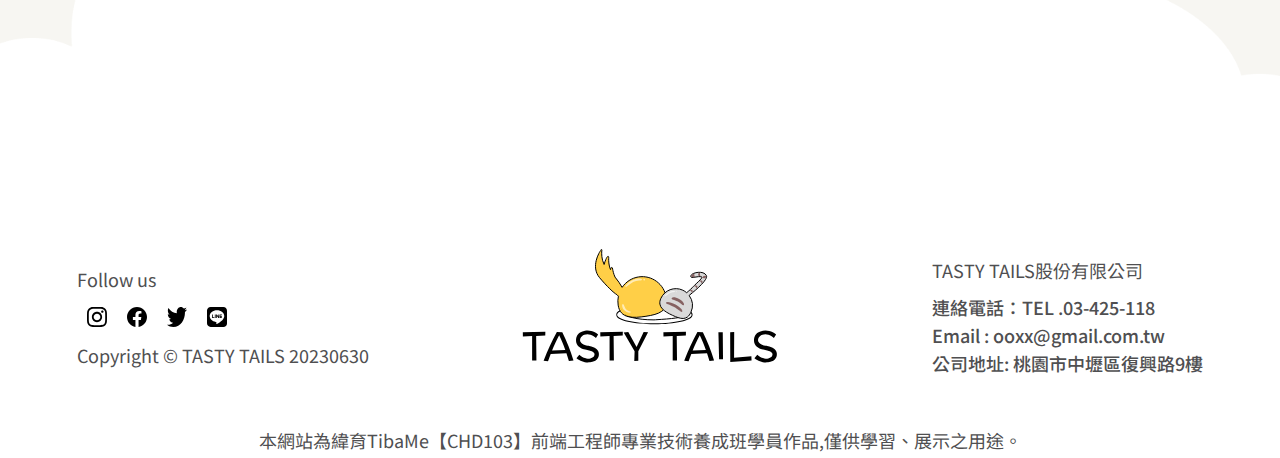
<file: Tastytails/shopping.html>
<!DOCTYPE html>
<html lang="en">
  <head>
    <meta charset="UTF-8" />
    <meta name="viewport" content="width=device-width, initial-scale=1.0" />
    <title>首頁|購物車</title>
    <!-- css -->
    <link rel="stylesheet" href="css/reset.css" />
    <link rel="stylesheet" href="css/shopping.css" />
    <link rel="stylesheet" href="css/all.css" />
    <!-- 文字 -->
    <link rel="preconnect" href="https://fonts.googleapis.com" />
    <link rel="preconnect" href="https://fonts.gstatic.com" crossorigin />
    <link
      href="https://fonts.googleapis.com/css2?family=Noto+Sans+TC:wght@100;300;400;500&display=swap"
      rel="stylesheet"
    />
  </head>
  <body>
    <!-- header -->
    <header>
      <input type="checkbox" name="" id="nav_switch" />

      <div class="navigation">
        <div class="logo">
          <a href="index.html">
            <img src="img/logo.svg" alt="logo" />
          </a>
        </div>

        <nav class="main-nav">
          <ul class="header_menu menu_show">
            <li><a href="about.html">關於我們</a></li>
            <li><a href="product.html">商品專區</a></li>
            <li><a href="blog.html">貓狗專欄</a></li>
            <li><a href="QA.html">常見問題</a></li>
            <li><a href="contactus.html">聯絡我們</a></li>
          </ul>
        </nav>

        <div class="icon">
          <div class="login">
            <a href="#">
              <img src="img/person.svg" alt="login" />
            </a>
          </div>
          <div class="shopping">
            <a href="shopping.html">
              <img src="img/shopping.svg" alt="shopping" />
            </a>
          </div>
        </div>

        <!-- 漢堡 -->
        <div class="hb">
          <label for="nav_switch">
            <span></span>
            <span></span>
            <span></span>
          </label>
        </div>
      </div>
    </header>

    <!-- banner -->
    <div class="banner_index">
      <div class="banner_img">
        <img src="img/banner(7).jpg" alt="banner" class="banner-img" />
      </div>
      <div class="banner_content">
        <div class="h2_title">
          <h2 class="fade_left_animate">
            <span>購物車</span>
          </h2>
          <h2 class="fade_down_animate">
            <span>CART</span>
          </h2>
        </div>
        <p>TastyTails美味尾巴</p>
        <br />
        <p>填滿幸福，送上快樂</p>
      </div>
    </div>

    <!-- <div class="shopping_banner">
      <img src="pic-shopping/shopping-banner.jpg" alt="shopping_banner" />
    </div> -->
    <!-- 跑馬燈 -->
    <div class="marquee-container">
      <div class="marquee">
        <p>
          現在下單，即可享受免運費優惠！讓您的寵物品嚐美味又營養的鮮食，無需為運費煩惱。
          新品上市！嘗試我們最新推出的特選鮮食，讓您的毛孩品味與健康雙得意！
          限時優惠！購買滿一定金額，即享折扣，快來為您的寵物採購吧！
          獨家優惠碼，輸入驚喜折扣！給您的毛孩帶來驚喜與滿足。
          高評價熱賣！數量有限，抓緊機會帶回家。
          貓狗雙全！選購貓狗鮮食包組合，照顧多寵物輕鬆省時。
          營養小知識！了解寵物鮮食的益處，打造更健康的寵物生活。
          貓咪專屬福利！尋找最適合您的貓咪的鮮食口味。
        </p>
      </div>
    </div>
    <!-- checkout process結帳流程 -->
    <div class="checkout_process">
      <div class="yellow">
        <p>
          購物車<img src="img/next.svg" alt="" />
          <span>運送&付款</span>
        </p>
      </div>
    </div>
    <!-- shopping_notes購物須知 -->
    <div class="shopping_notes">
      <p>
        📢【運送須知】台灣滿NT$1000免運、香港滿NT$2000免運(若選用順豐服務酌收運費$80)、澳門滿NT$3000免運。
        <br />
        🔸【會員專屬】滿額禮贈品優惠單筆不累贈、數量有限贈完為止。
      </p>
    </div>

    <!-- shopping 購物車 -->

    <div class="dni-new-cart">
      <div class="">
        <table class="shop_table cart woocommerce-cart-form__contents">
          <thead class="shop-table__head">
            <tr>
              <th class="product-name" colspan="3">商品</th>
              <th class="product-price">價格</th>
              <th class="product-quantity">數量</th>
              <th class="product-subtotal">總計</th>
            </tr>
          </thead>
          <tbody class="shop-table__body">
            <tr class="woocommerce-cart-form__cart-item">
              <td class="product-thumbnail">
                <a href="#" data-is-giveaway="false">
                  <span>
                    <img
                      width="510"
                      height="510"
                      src="img/product-1.jpg"
                      alt=""
                      sizes="(max-width: 510px) 100vw, 510px"
                    />
                  </span>
                </a>
              </td>
              <td class="product-name" data-title="商品">
                <a
                  class="product-name__header"
                  href="#"
                  data-is-giveaway="false"
                >
                  <span class="product-name__title" style="color: black"
                    >兔肉無穀全犬配方-4磅</span
                  >
                </a>
                <br />
              </td>
              <td class="product-remove">
                <button
                  class="product-remove-btn"
                  data-is-coupon="false"
                  data-code=""
                >
                  <img class="icon__delete" />
                  <span>移除</span>
                </button>
              </td>
              <td class="product-price">
                <span class="amount" style="color: red">$1699</span>
              </td>
              <td class="product-quantity" data-title="數量">
                <div class="quantity buttons_added">
                  <input
                    type="button"
                    class="button is-form dni-minus"
                    value="-"
                  />
                  <input
                    type="number"
                    id="quantity_abd9b0774d788775b0322762f7420159"
                    class="input-text qty text"
                    step="1"
                    min="0"
                    max="1911"
                    name="quantity_abd9b0774d788775b0322762f7420159"
                    title="數量"
                    size="4"
                    placeholder=""
                    inputmode="numeric"
                    data-stock="1911"
                    value="1"
                  />
                  <input
                    type="button"
                    class="button is-form dni-plus"
                    value="+"
                  />
                </div>
              </td>
              <td class="product-subtotal" data-title="總計">
                <span class="amount" style="color: red">$1699</span>
              </td>
            </tr>
          </tbody>
        </table>
      </div>
      <div class="cart-collaterals checkout_coupon">
        <div class="cart-sidebar">
          <!-- 折價券 -->
          <div class="cart-collaterals__discount-section coupon">
            <div id="cw-mcext_field">
              <div class="coupon__title">
                <span>折價券</span>
              </div>
              <div id="cw-mcext_input" class="mycred-disabled">
                <input
                  type="text"
                  id="cw-mcext_cred-input"
                  name="cw-mcext_cred-input"
                  placeholder="輸入折價券"
                />
                <div class="mycred-button-all">
                  <div class="mycred-button">
                    <input type="button" value="折抵" />
                  </div>
                  <div class="mycred-button">
                    <input type="button" value="全部折抵" />
                  </div>
                </div>
              </div>
            </div>
          </div>
          <!-- 優惠碼 -->
          <div class="wp-coupon-wrapper">
            <div class="coupon__title"><span>優惠碼</span></div>
            <input
              type="text"
              name="coupon_code"
              class="input-text"
              id="coupon_code"
              placeholder="輸入優惠碼"
            />
            <input
              type="button"
              class="is-form"
              name="apply_coupon"
              value="確認使用"
            />
          </div>
          <!-- 商品小計 -->
          <div class="discount">
            <div class="f2e-loading" data-is-open="false">
              <div class="f2e-loading__inner"></div>
            </div>
            <div class="discount__row" style="display: flex">
              <div class="discount__title">商品總金額</div>
              <div class="discount__amount">
                <span class="amount">$1699</span>
              </div>
            </div>
            <div class="discount__row" style="display: flex">
              <div class="discount__title">商品小計</div>
              <div class="discount__amount">
                <span class="amount">$1699</span>
              </div>
            </div>
            <div class="discount__row" style="display: flex">
              <div class="discount__title">運費</div>
              <div class="discount__amount">
                <span class="amount">$0</span>
              </div>
            </div>
            <div class="discount__footer" style="display: flex">
              <div class="discount__title">總計</div>
              <div class="discount__amount">
                <span class="amount">$1699</span>
              </div>
            </div>
            <input
              type="button"
              class="is-form"
              name="apply_coupon"
              disabled=""
              value="結帳"
            />
          </div>
        </div>
      </div>
      <div class="last_p">
        <p>
          目前剩餘 0 幣<br />本次購物最多可折抵 0 元( 100幣等於 1 新台幣
          )現在結帳馬上獲取共 120 枚幣
        </p>
      </div>
    </div>

    <!-- footer -->
    <div class="footer">
      <div class="footer_box">
        <div class="social_media">
          <p>Follow us</p>
          <ul class="social">
            <li class="social_item">
              <a href="#">
                <img src="img/instagram.svg" alt="instagram" />
              </a>
            </li>
            <li>
              <a href="#">
                <img src="img/facebook.svg" alt="facebook" />
              </a>
            </li>
            <li>
              <a href="#">
                <img src="img/twitter.svg" alt="twitter" />
              </a>
            </li>
            <li>
              <a href="#">
                <img src="img/line.svg" alt="line" />
              </a>
            </li>
          </ul>
          <p class="copy_right">Copyright © TASTY TAILS 20230630</p>
        </div>
        <a href="index.html" class="footer_logo">
          <img src="img/footer-logo.svg" alt="logo" />
        </a>
        <div class="compant_info">
          <div>
            <p>TASTY TAILS股份有限公司</p>
            <ul>
              <li>連絡電話：TEL .03-425-118</li>
              <li>Email : ooxx@gmail.com.tw</li>
              <li>公司地址: 桃園市中壢區復興路9樓</li>
            </ul>
          </div>
        </div>
      </div>
    </div>

    <p class="comment">
      本網站為緯育TibaMe【CHD103】前端工程師專業技術養成班學員作品,僅供學習、展示之用途。
    </p>
    <div class="fixed_icon_top">
      <a href="#" class="top_icon">
        <img src="img/top-icon.svg" alt="top-icon" />
      </a>
    </div>
  </body>
</html>
</file>
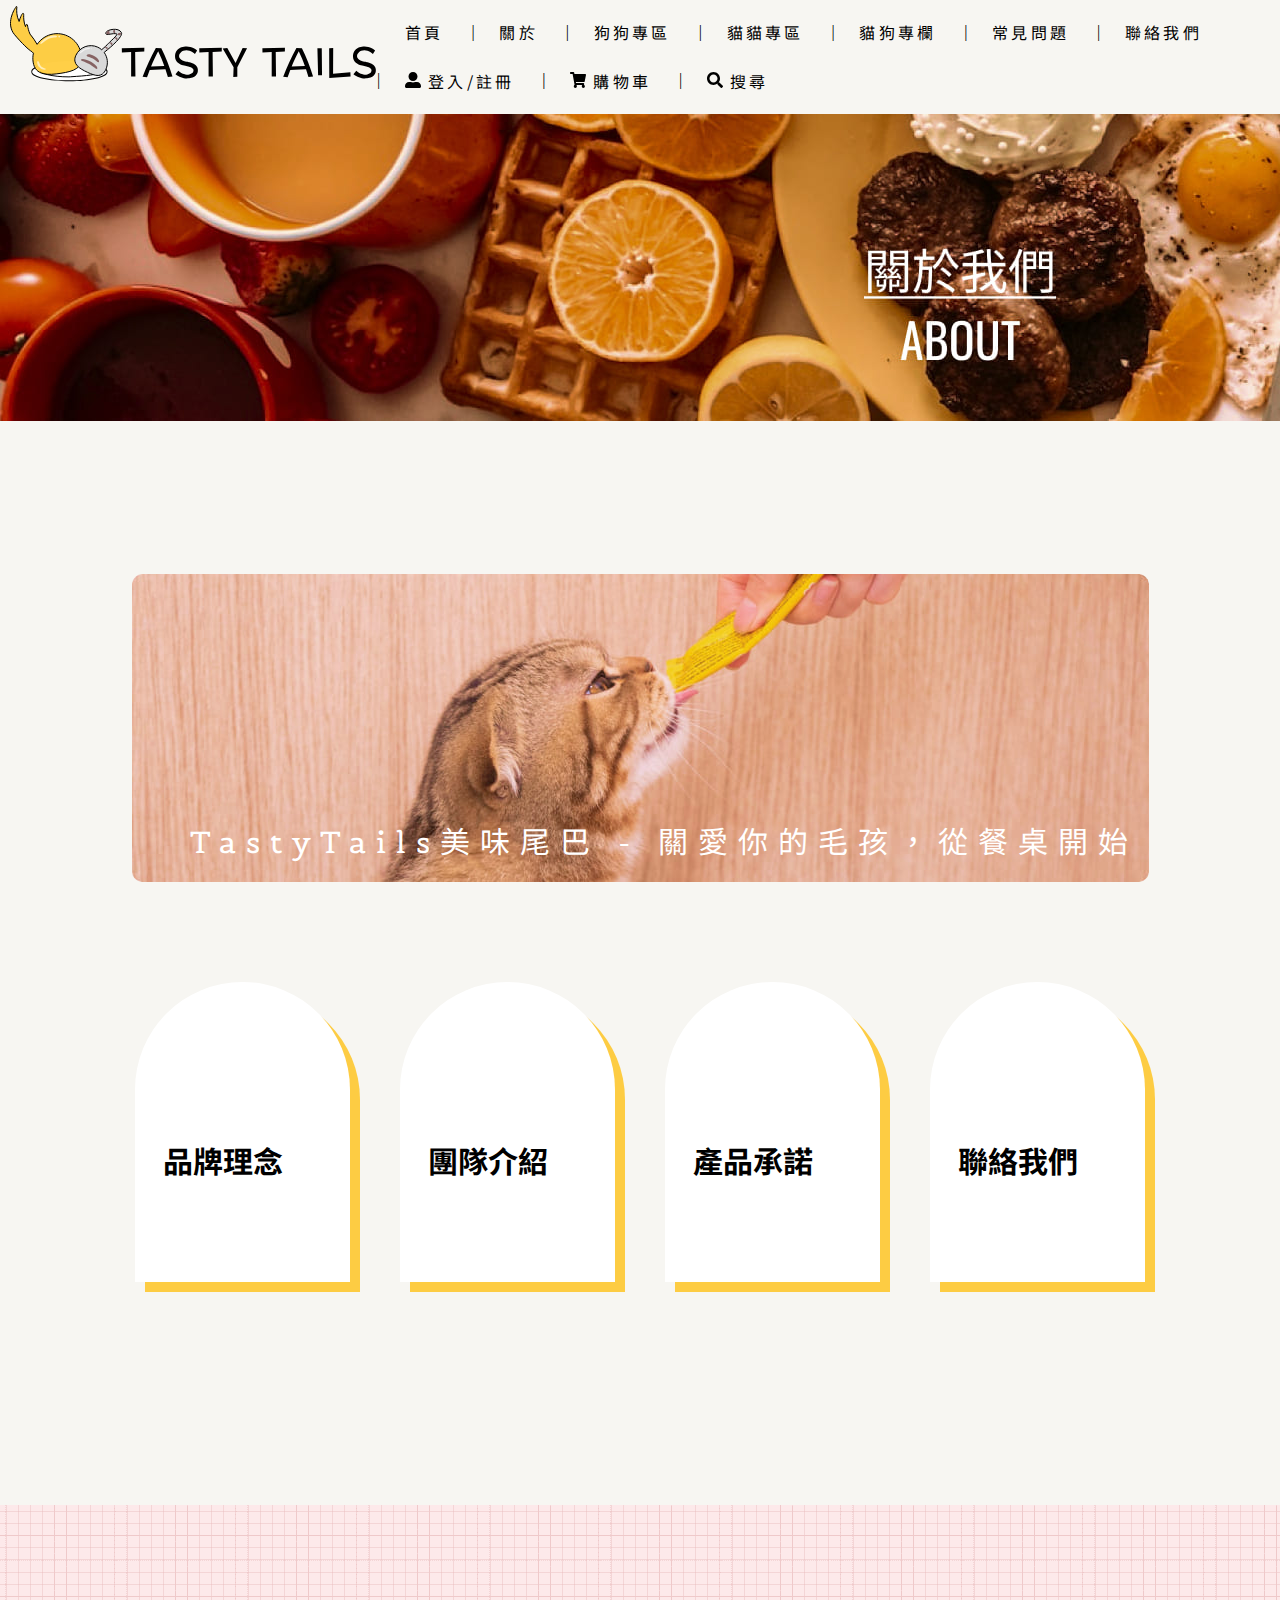
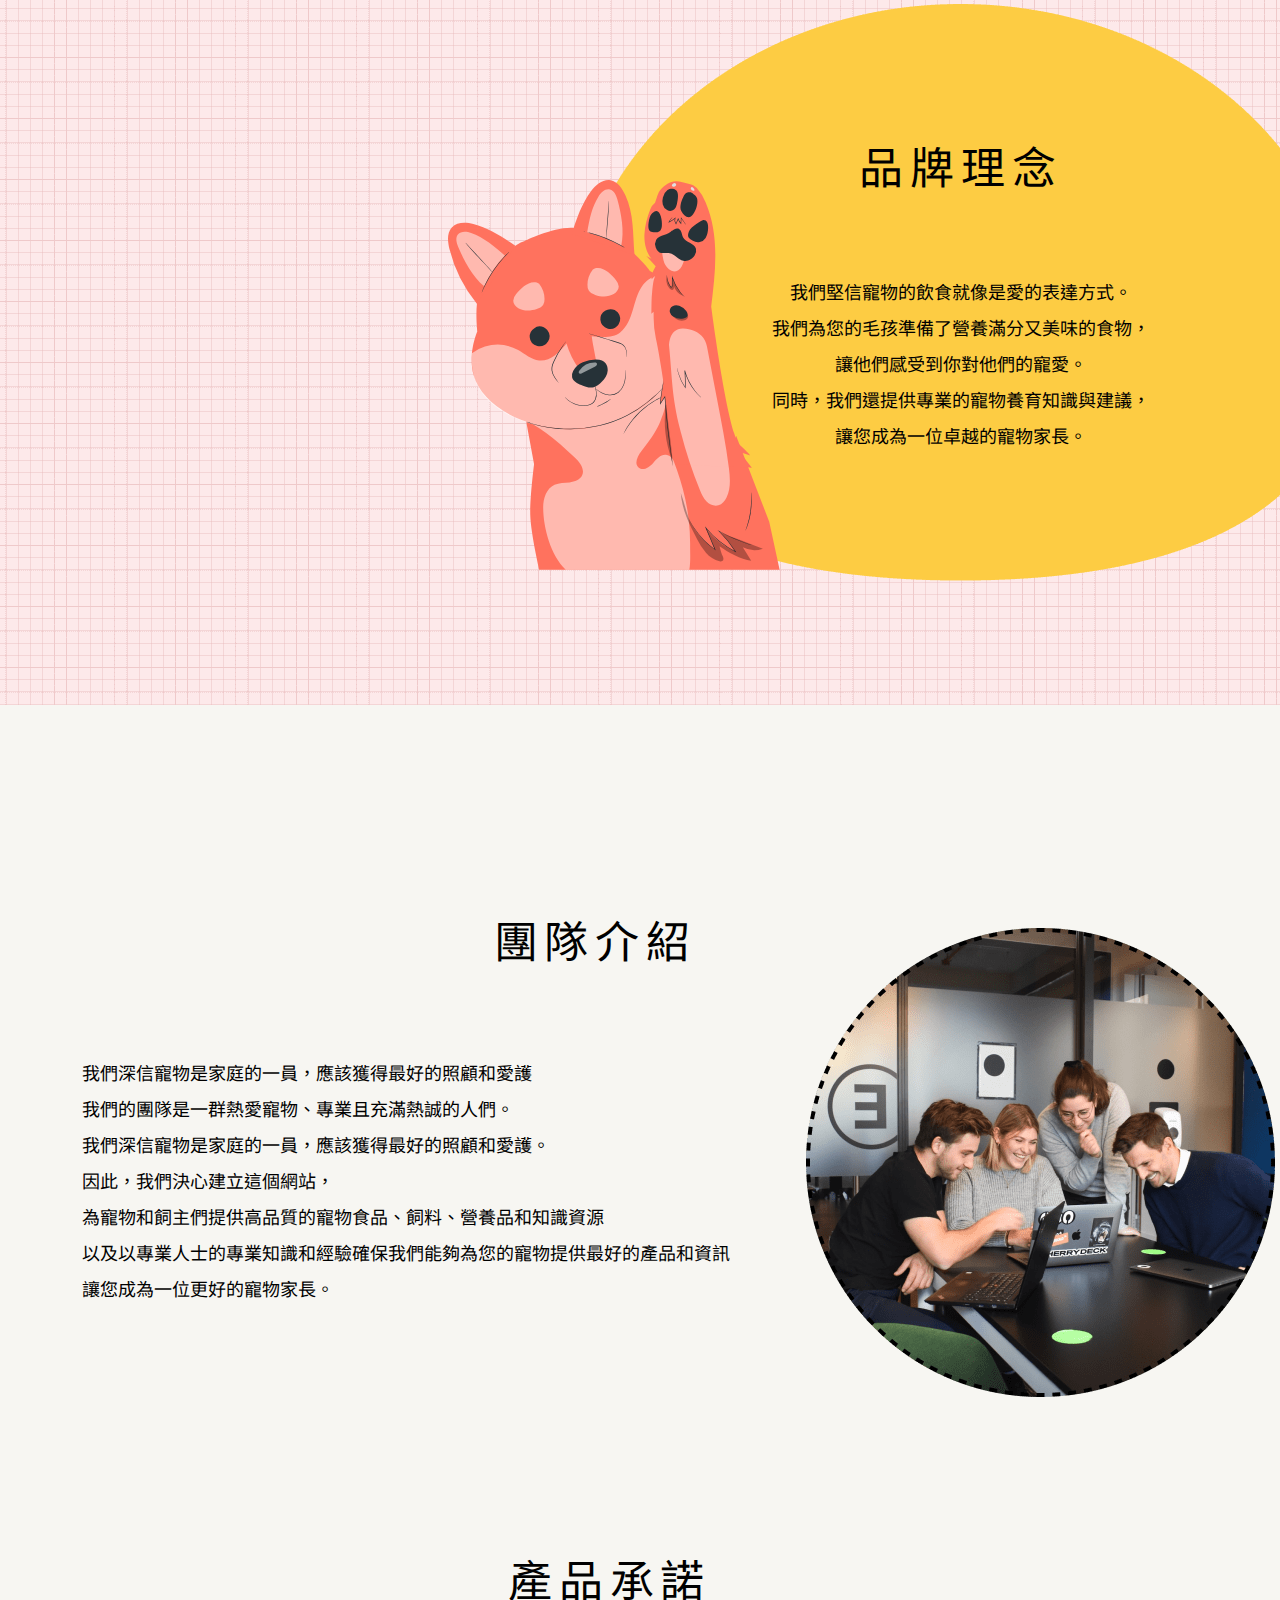
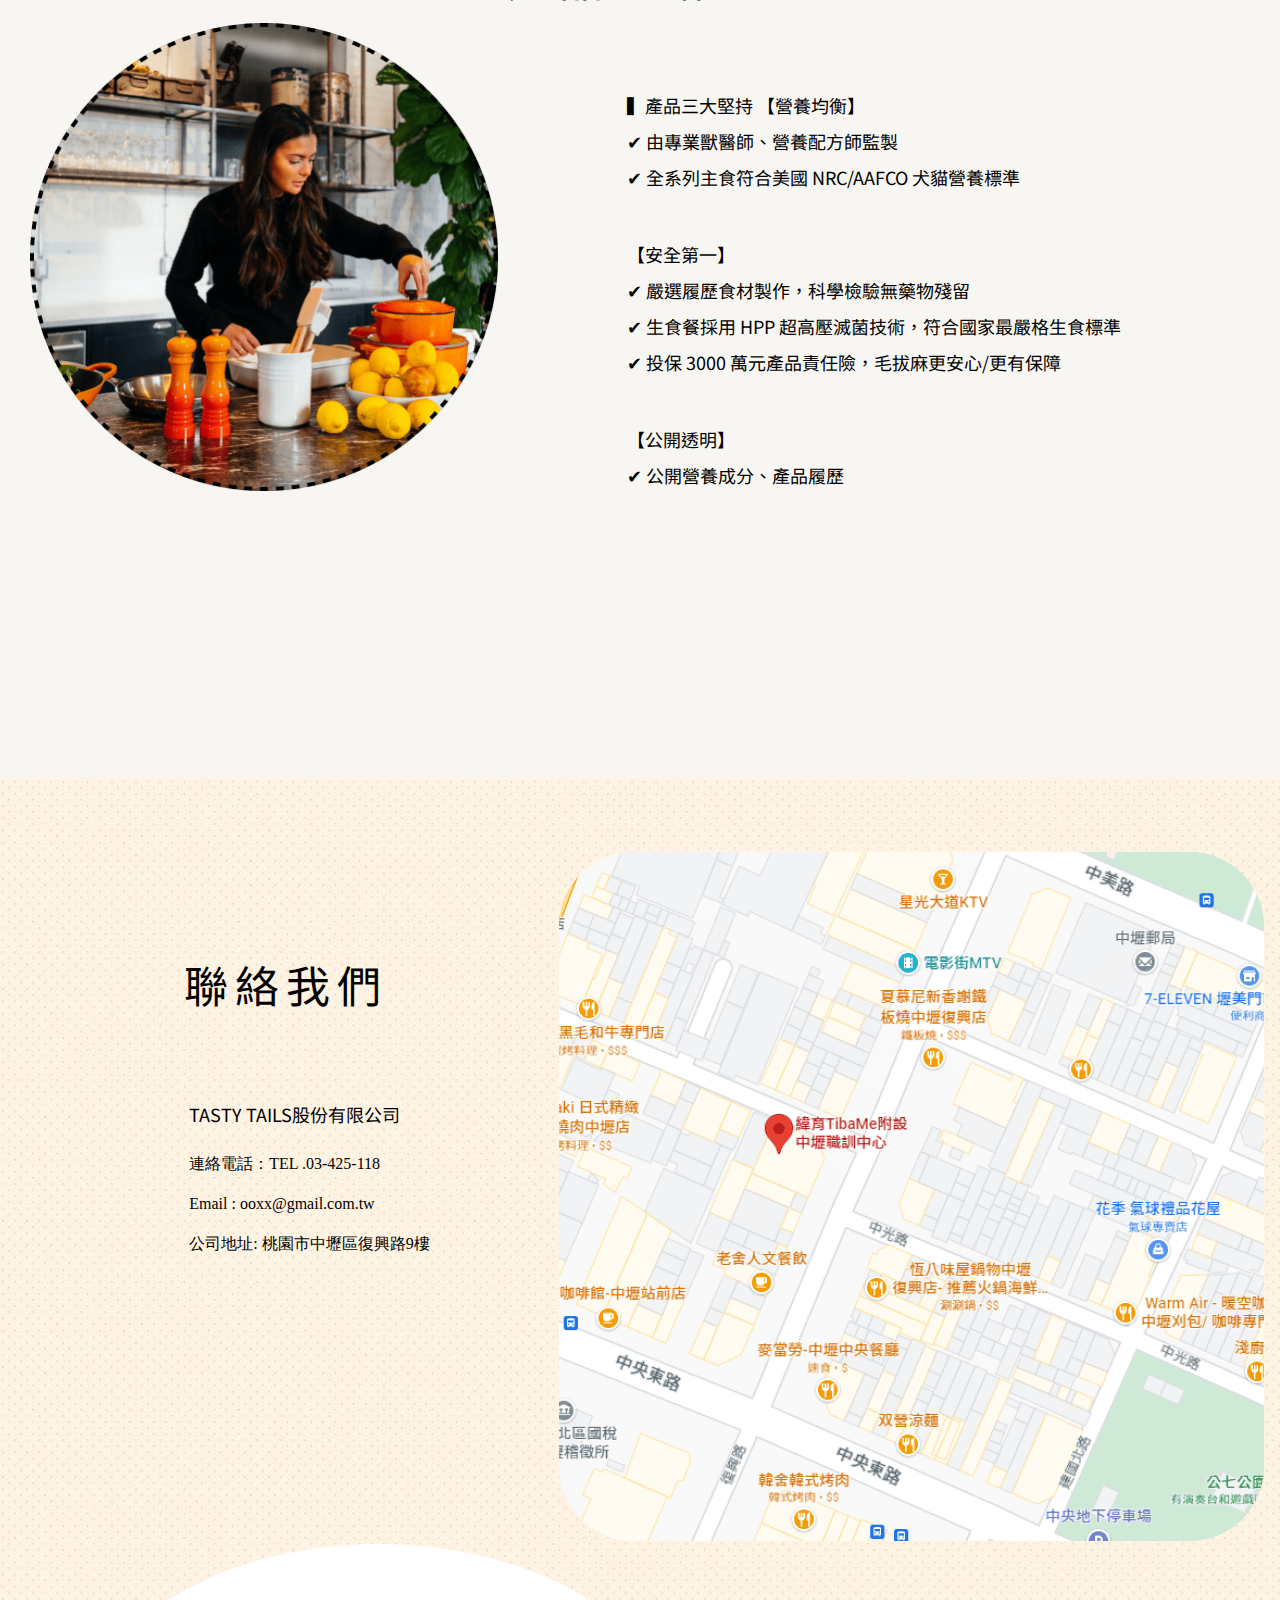
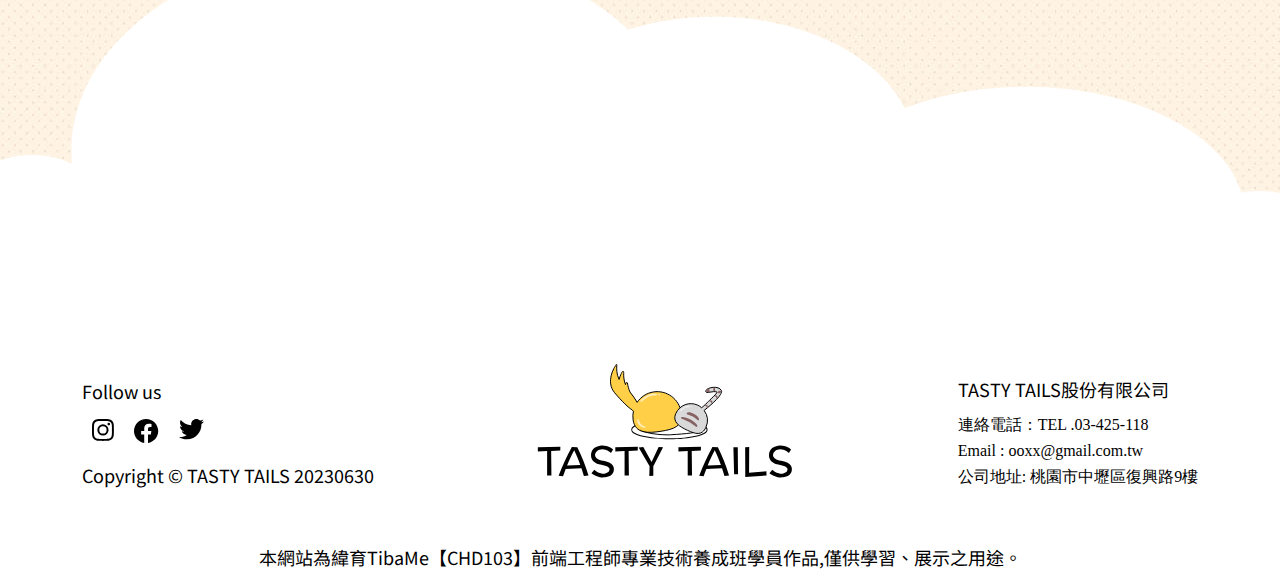
<file: 個人專題/about.html>
<!DOCTYPE html>
<html lang="en">
  <head>
    <meta charset="UTF-8" />
    <meta http-equiv="X-UA-Compatible" content="IE=edge" />
    <meta name="viewport" content="width=device-width, initial-scale=1.0" />
    <title>首頁|關於我們</title>
    <!-- css -->
    <link rel="stylesheet" href="css/reset.css" />
    <link rel="stylesheet" href="css/about.css" />
    <!-- 文字 -->
    <link rel="preconnect" href="https://fonts.googleapis.com" />
    <link rel="preconnect" href="https://fonts.gstatic.com" crossorigin />

    <link rel="preconnect" href="https://fonts.googleapis.com" />
    <link rel="preconnect" href="https://fonts.gstatic.com" crossorigin />

    <link rel="preconnect" href="https://fonts.googleapis.com" />
    <link rel="preconnect" href="https://fonts.gstatic.com" crossorigin />
    <link
      href="https://fonts.googleapis.com/css2?family=Belgrano&family=Montserrat&family=Noto+Sans+HK:wght@300;500&family=Noto+Serif+HK&family=Poppins:ital@1&display=swap"
      rel="stylesheet"
    />
  </head>
  <body>
    <!-- header -->
    <header class="wrap_header">
      <nav class="content_nav">
        <a href="index.html" class="nav_logo">
          <img src="pic-index/logo.svg" alt="nav_logo" />
        </a>
        <ul class="nav_list">
          <li>
            <a href="index.html">首頁</a>
          </li>
          <li>
            <a href="about.html">關於</a>
          </li>
          <li>
            <a href="product.html">狗狗專區</a>
          </li>
          <li>
            <a href="product.html">貓貓專區</a>
          </li>
          <li>
            <a href="blog.html">貓狗專欄</a>
          </li>
          <li>
            <a href="QA.html">常見問題</a>
          </li>
          <li>
            <a href="#">聯絡我們</a>
          </li>
          <li>
            <a href="#">
              <img src="pic-index/person.svg" alt="" />
              登入/註冊</a
            >
          </li>
          <li>
            <a href="shopping.html">
              <img src="pic-index/shopping.svg" alt="" />
              購物車</a
            >
          </li>
          <li>
            <a href="#">
              <img src="pic-index/search.svg" alt="" />
              搜尋</a
            >
          </li>
        </ul>
      </nav>
    </header>

    <!-- banner -->
    <div class="banner_pic">
      <img src="pic-about/about-banner.jpg" alt="about-banner" />
    </div>

    <div class="about_pic">
      <img src="pic-about/about-img.jpg" alt="about-img-cat" />
      <span>TastyTails美味尾巴 - 關愛你的毛孩，從餐桌開始</span>
    </div>
    <!-- 介紹卡 -->
    <div class="card_list">
      <div class="card">
        <div class="txt">
          <h3>品牌理念</h3>
        </div>
      </div>

      <div class="card">
        <div class="txt">
          <h3>團隊介紹</h3>
        </div>
      </div>

      <div class="card">
        <div class="txt">
          <h3>產品承諾</h3>
        </div>
      </div>

      <div class="card">
        <div class="txt">
          <h3>聯絡我們</h3>
        </div>
      </div>
    </div>
    <!-- Brand Concept品牌理念 -->

    <div class="brand_concept">
      <div class="ball">
        <img src="pic-about/brand_concept_ball.png" alt="" />
        <div class="txt">
          <h3>品牌理念</h3>
          <p>
            我們堅信寵物的飲食就像是愛的表達方式。
            <br />
            我們為您的毛孩準備了營養滿分又美味的食物，
            <br />
            讓他們感受到你對他們的寵愛。
            <br />
            同時，我們還提供專業的寵物養育知識與建議，
            <br />
            讓您成為一位卓越的寵物家長。
          </p>
        </div>
      </div>
      <div class="about_dog">
        <img src="pic-about/about-dog.svg" alt="about-dog" />
      </div>
    </div>

    <!-- team introduction 團隊介紹 -->
    <div class="team_introduction">
      <div class="team_introduction_txt">
        <h3>團隊介紹</h3>
        <p>
          我們深信寵物是家庭的一員，應該獲得最好的照顧和愛護
          <br />
          我們的團隊是一群熱愛寵物、專業且充滿熱誠的人們。
          <br />
          我們深信寵物是家庭的一員，應該獲得最好的照顧和愛護。
          <br />
          因此，我們決心建立這個網站，
          <br />
          為寵物和飼主們提供高品質的寵物食品、飼料、營養品和知識資源
          <br />
          以及以專業人士的專業知識和經驗確保我們能夠為您的寵物提供最好的產品和資訊
          <br />
          讓您成為一位更好的寵物家長。
        </p>
      </div>
      <div class="team_introduction_pic">
        <img src="pic-about/about-team.png" alt="about-team" />
      </div>
    </div>

    <!-- Product Promise 產品承諾 -->

    <div class="product_promise">
      <div class="product_promise_pic">
        <img src="pic-about/Product Promise.png" alt="Product Promise" />
      </div>
      <div class="product_promise_txt">
        <h3>產品承諾</h3>
        <p>
          ▍產品三大堅持 【營養均衡】
          <br />
          ✔ 由專業獸醫師、營養配方師監製
          <br />
          ✔ 全系列主食符合美國 NRC/AAFCO 犬貓營養標準
        </p>
        <p>
          【安全第一】
          <br />
          ✔ 嚴選履歷食材製作，科學檢驗無藥物殘留
          <br />
          ✔ 生食餐採用 HPP 超高壓滅菌技術，符合國家最嚴格生食標準
          <br />
          ✔ 投保 3000 萬元產品責任險，毛拔麻更安心/更有保障
        </p>
        <p>
          【公開透明】
          <br />
          ✔ 公開營養成分、產品履歷
        </p>
      </div>
    </div>

    <!-- contact us聯絡我們 -->
    <div class="contact_us">
      <div class="contact_us_txt">
        <h3>聯絡我們</h3>
        <div class="contact_us_content">
          <p>TASTY TAILS股份有限公司</p>
          <ul>
            <li>連絡電話：TEL .03-425-118</li>
            <li>Email : ooxx@gmail.com.tw</li>
            <li>公司地址: 桃園市中壢區復興路9樓</li>
          </ul>
        </div>
      </div>
      <div class="ontact_us_pic">
        <img src="pic-about/address.png" alt="address" />
      </div>
      <!-- footer -->
      <div class="footer">
        <div class="footer_box">
          <div class="social_media questrial">
            <p>Follow us</p>
            <ul class="social">
              <li class="social_item">
                <a href="#">
                  <img src="pic-index/instagram.svg" alt="instagram" />
                </a>
              </li>
              <li>
                <a href="#">
                  <img src="pic-index/facebook.svg" alt="facebook" />
                </a>
              </li>
              <li>
                <a href="#">
                  <img src="pic-index/twitter.svg" alt="twitter" />
                </a>
              </li>
            </ul>
            <p class="copy_right">Copyright © TASTY TAILS 20230630</p>
          </div>
          <a href="p01-index.html" class="footer_logo">
            <img src="pic-index/footer-logo.svg" alt="logo" />
          </a>
          <div class="compant_info">
            <div>
              <p>TASTY TAILS股份有限公司</p>
              <ul>
                <li>連絡電話：TEL .03-425-118</li>
                <li>Email : ooxx@gmail.com.tw</li>
                <li>公司地址: 桃園市中壢區復興路9樓</li>
              </ul>
            </div>
          </div>
        </div>
      </div>
    </div>

    <p class="comment">
      本網站為緯育TibaMe【CHD103】前端工程師專業技術養成班學員作品,僅供學習、展示之用途。
    </p>
  </body>
</html>
</file>
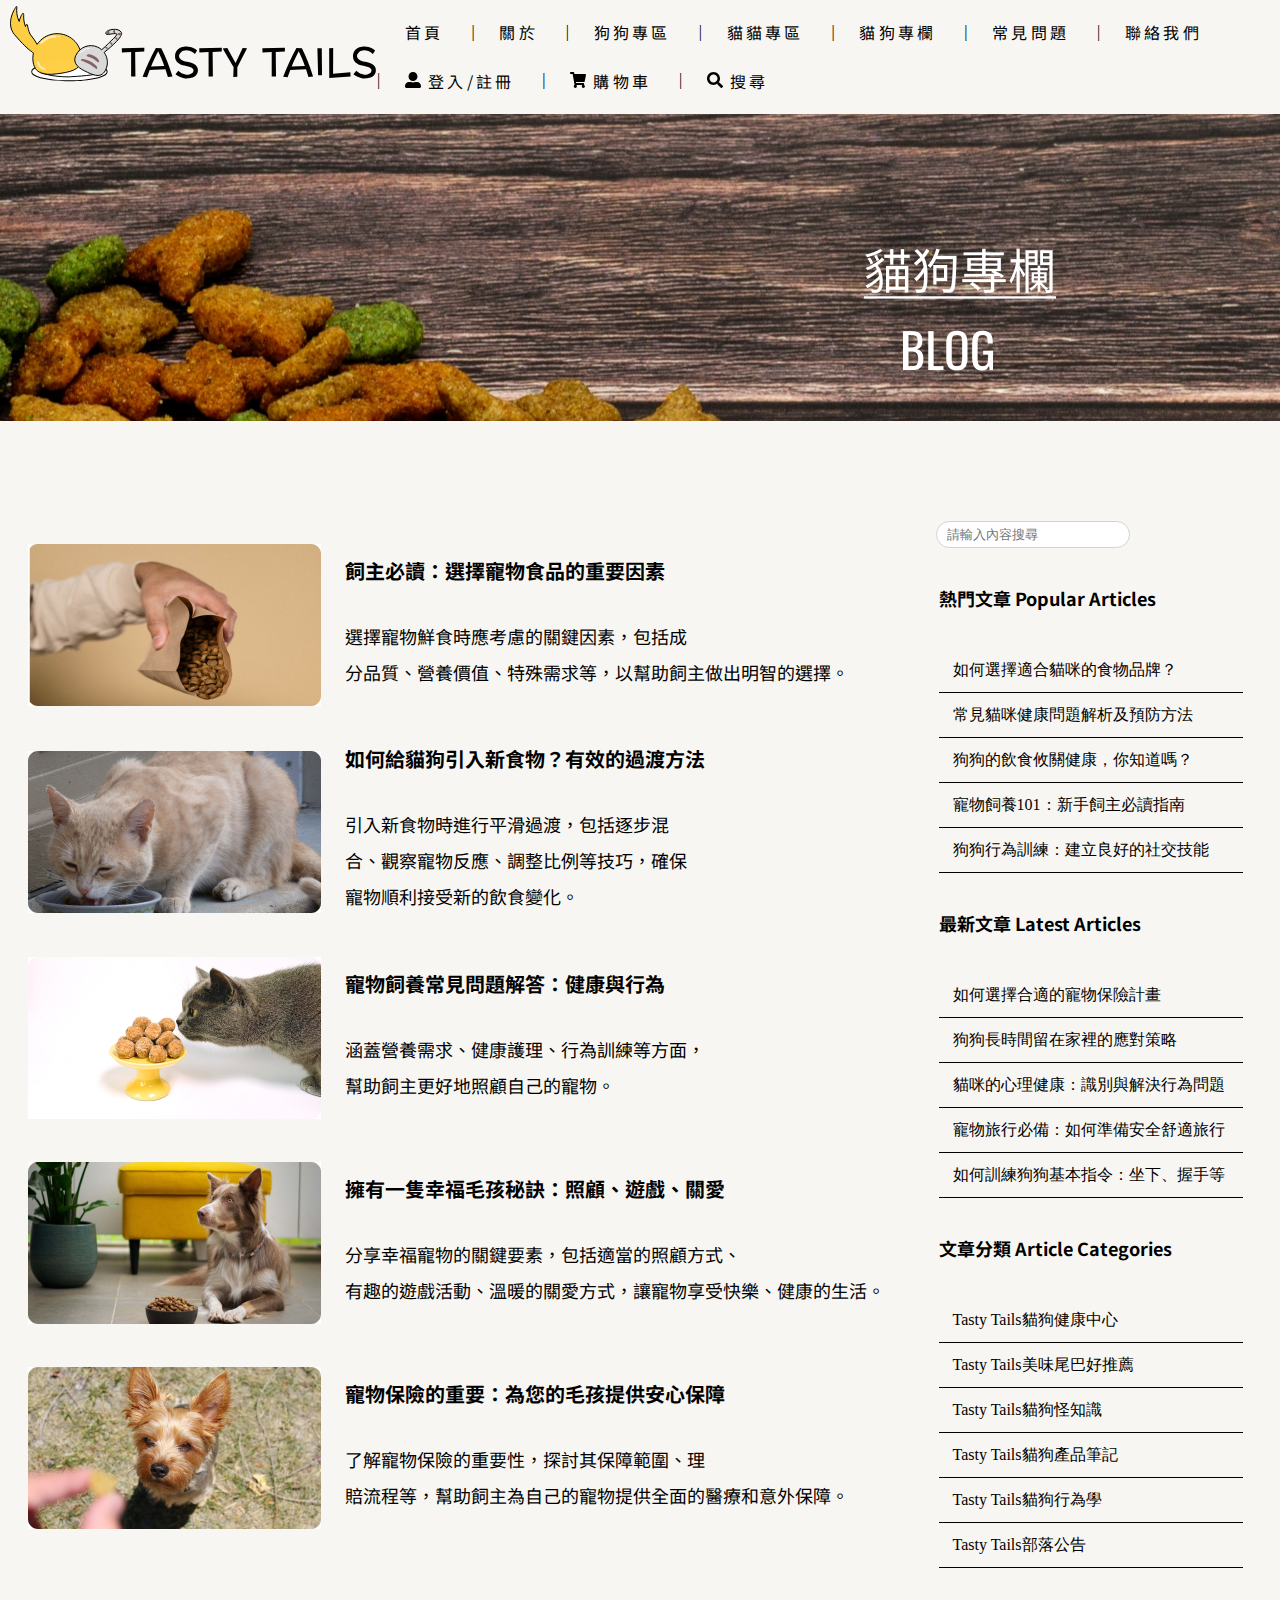
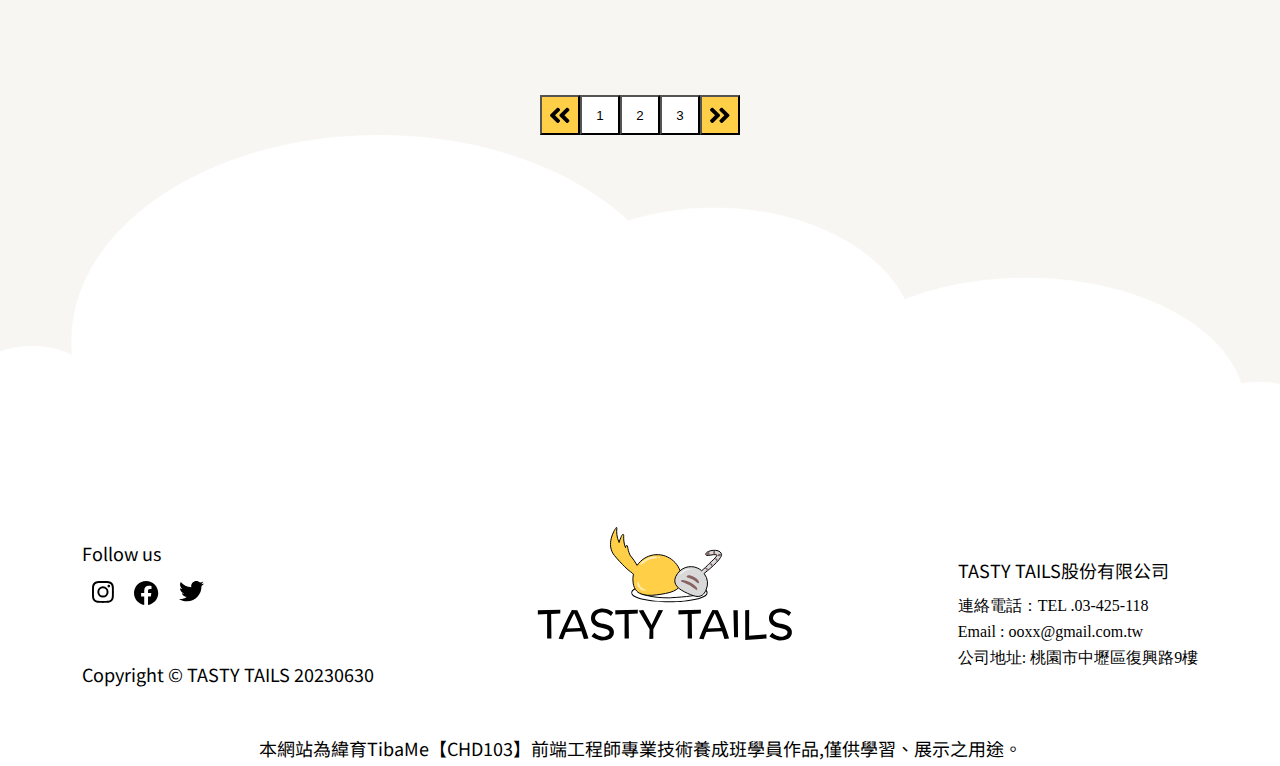
<file: 個人專題/blog.html>
<!DOCTYPE html>
<html lang="en">
  <head>
    <meta charset="UTF-8" />
    <meta name="viewport" content="width=device-width, initial-scale=1.0" />
    <title>首頁|貓狗專欄</title>
    <!-- css -->
    <link rel="stylesheet" href="css/reset.css" />
    <link rel="stylesheet" href="css/blog.css" />
    <!-- 文字 -->
    <link rel="preconnect" href="https://fonts.googleapis.com" />
    <link rel="preconnect" href="https://fonts.gstatic.com" crossorigin />
    <link
      href="https://fonts.googleapis.com/css2?family=Belgrano&family=Montserrat&family=Noto+Sans+HK:wght@300;500&family=Noto+Serif+HK&family=Poppins:ital@1&display=swap"
      rel="stylesheet"
    />
    <link rel="preconnect" href="https://fonts.googleapis.com" />
    <link rel="preconnect" href="https://fonts.gstatic.com" crossorigin />

    <link rel="preconnect" href="https://fonts.googleapis.com" />
    <link rel="preconnect" href="https://fonts.gstatic.com" crossorigin />
    <link rel="preconnect" href="https://fonts.googleapis.com" />
    <link rel="preconnect" href="https://fonts.gstatic.com" crossorigin />
  </head>

  <body>
    <!-- header -->
    <header class="wrap_header">
      <nav class="content_nav">
        <a href="index.html" class="nav_logo">
          <img src="pic-index/logo.svg" alt="nav_logo" />
        </a>
        <ul class="nav_list">
          <li>
            <a href="index.html">首頁</a>
          </li>
          <li>
            <a href="about.html">關於</a>
          </li>
          <li>
            <a href="product.html">狗狗專區</a>
          </li>
          <li>
            <a href="product.html">貓貓專區</a>
          </li>
          <li>
            <a href="blog.html">貓狗專欄</a>
          </li>
          <li>
            <a href="QA.html">常見問題</a>
          </li>
          <li>
            <a href="#">聯絡我們</a>
          </li>
          <li>
            <a href="#">
              <img src="pic-index/person.svg" alt="" />
              登入/註冊</a
            >
          </li>
          <li>
            <a href="shopping.html">
              <img src="pic-index/shopping.svg" alt="" />
              購物車</a
            >
          </li>
          <li>
            <a href="#">
              <img src="pic-index/search.svg" alt="" />
              搜尋</a
            >
          </li>
        </ul>
      </nav>
    </header>

    <!-- banner -->

    <div class="blog_banner">
      <img src="pic-blog/blog-banner.jpg" alt="blog-banner" />
    </div>

    <div class="blog_content">
      <!-- blog專欄 -->
      <div class="blog_list">
        <div class="card">
          <div class="pic">
            <img src="pic-blog/blotitem.jpg" alt="blotitem" />
          </div>
          <div class="txt">
            <h3>飼主必讀：選擇寵物食品的重要因素</h3>
            <p>
              選擇寵物鮮食時應考慮的關鍵因素，包括成<br />分品質、營養價值、特殊需求等，以幫助飼主做出明智的選擇。
            </p>
          </div>
        </div>
        <div class="card">
          <div class="pic">
            <img src="pic-blog/blotitem (2).jpg" alt="blotitem" />
          </div>
          <div class="txt">
            <h3>如何給貓狗引入新食物？有效的過渡方法</h3>
            <p>
              引入新食物時進行平滑過渡，包括逐步混<br />合、觀察寵物反應、調整比例等技巧，確保<br />寵物順利接受新的飲食變化。
            </p>
          </div>
        </div>
        <div class="card">
          <div class="pic">
            <img src="pic-blog/blotitem (3).jpg" alt="blotitem" />
          </div>
          <div class="txt">
            <h3>寵物飼養常見問題解答：健康與行為</h3>
            <p>
              涵蓋營養需求、健康護理、行為訓練等方面，<br />幫助飼主更好地照顧自己的寵物。
            </p>
          </div>
        </div>
        <div class="card">
          <div class="pic">
            <img src="pic-blog/blotitem (4).jpg" alt="blotitem" />
          </div>
          <div class="txt">
            <h3>擁有一隻幸福毛孩秘訣：照顧、遊戲、關愛</h3>
            <p>
              分享幸福寵物的關鍵要素，包括適當的照顧方式、<br />有趣的遊戲活動、溫暖的關愛方式，讓寵物享受快樂、健康的生活。
            </p>
          </div>
        </div>
        <div class="card">
          <div class="pic">
            <img src="pic-blog/blotitem (5).jpg" alt="blotitem" />
          </div>
          <div class="txt">
            <h3>寵物保險的重要：為您的毛孩提供安心保障</h3>
            <p>
              了解寵物保險的重要性，探討其保障範圍、理<br />賠流程等，幫助飼主為自己的寵物提供全面的醫療和意外保障。
            </p>
          </div>
        </div>
      </div>
      <!-- sidebar側邊欄 -->
      <div class="sidebar">
        <input type="text" class="search" placeholder="請輸入內容搜尋" />
        <div class="category">
          <p class="category-title">熱門文章 Popular Articles</p>
          <ul class="article-list">
            <li class="article-item">如何選擇適合貓咪的食物品牌？</li>
            <li class="article-item">常見貓咪健康問題解析及預防方法</li>
            <li class="article-item">狗狗的飲食攸關健康，你知道嗎？</li>
            <li class="article-item">寵物飼養101：新手飼主必讀指南</li>
            <li class="article-item">狗狗行為訓練：建立良好的社交技能</li>
          </ul>
        </div>
        <div class="category">
          <p class="category-title">最新文章 Latest Articles</p>
          <ul class="article-list">
            <li class="article-item">如何選擇合適的寵物保險計畫</li>
            <li class="article-item">狗狗長時間留在家裡的應對策略</li>
            <li class="article-item">貓咪的心理健康：識別與解決行為問題</li>
            <li class="article-item">寵物旅行必備：如何準備安全舒適旅行</li>
            <li class="article-item">如何訓練狗狗基本指令：坐下、握手等</li>
          </ul>
        </div>
        <div class="category">
          <p class="category-title">文章分類 Article Categories</p>
          <ul class="article-list">
            <li class="article-item">Tasty Tails貓狗健康中心</li>
            <li class="article-item">Tasty Tails美味尾巴好推薦</li>
            <li class="article-item">Tasty Tails貓狗怪知識</li>
            <li class="article-item">Tasty Tails貓狗產品筆記</li>
            <li class="article-item">Tasty Tails貓狗行為學</li>
            <li class="article-item">Tasty Tails部落公告</li>
          </ul>
        </div>
      </div>
    </div>

    <!-- page -->
    <div class="page">
      <button class="button_page">
        <img src="pic-product/left.svg" alt="" />
      </button>
      <button>1</button>
      <button>2</button>
      <button>3</button>
      <button class="button_page">
        <img src="pic-product/right.svg" alt="" />
      </button>
    </div>

    <!-- footer -->
    <div class="footer">
      <div class="footer_box">
        <div class="social_media questrial">
          <p>Follow us</p>
          <ul class="social">
            <li class="social_item">
              <a href="#">
                <img src="pic-index/instagram.svg" alt="instagram" />
              </a>
            </li>
            <li>
              <a href="#">
                <img src="pic-index/facebook.svg" alt="facebook" />
              </a>
            </li>
            <li>
              <a href="#">
                <img src="pic-index/twitter.svg" alt="twitter" />
              </a>
            </li>
          </ul>
          <p class="copy_right">Copyright © TASTY TAILS 20230630</p>
        </div>
        <a href="p01-index.html" class="footer_logo">
          <img src="pic-index/footer-logo.svg" alt="logo" />
        </a>
        <div class="compant_info">
          <div>
            <p>TASTY TAILS股份有限公司</p>
            <ul>
              <li>連絡電話：TEL .03-425-118</li>
              <li>Email : ooxx@gmail.com.tw</li>
              <li>公司地址: 桃園市中壢區復興路9樓</li>
            </ul>
          </div>
        </div>
      </div>
    </div>
    <p class="comment">
      本網站為緯育TibaMe【CHD103】前端工程師專業技術養成班學員作品,僅供學習、展示之用途。
    </p>
  </body>
</html>
</file>
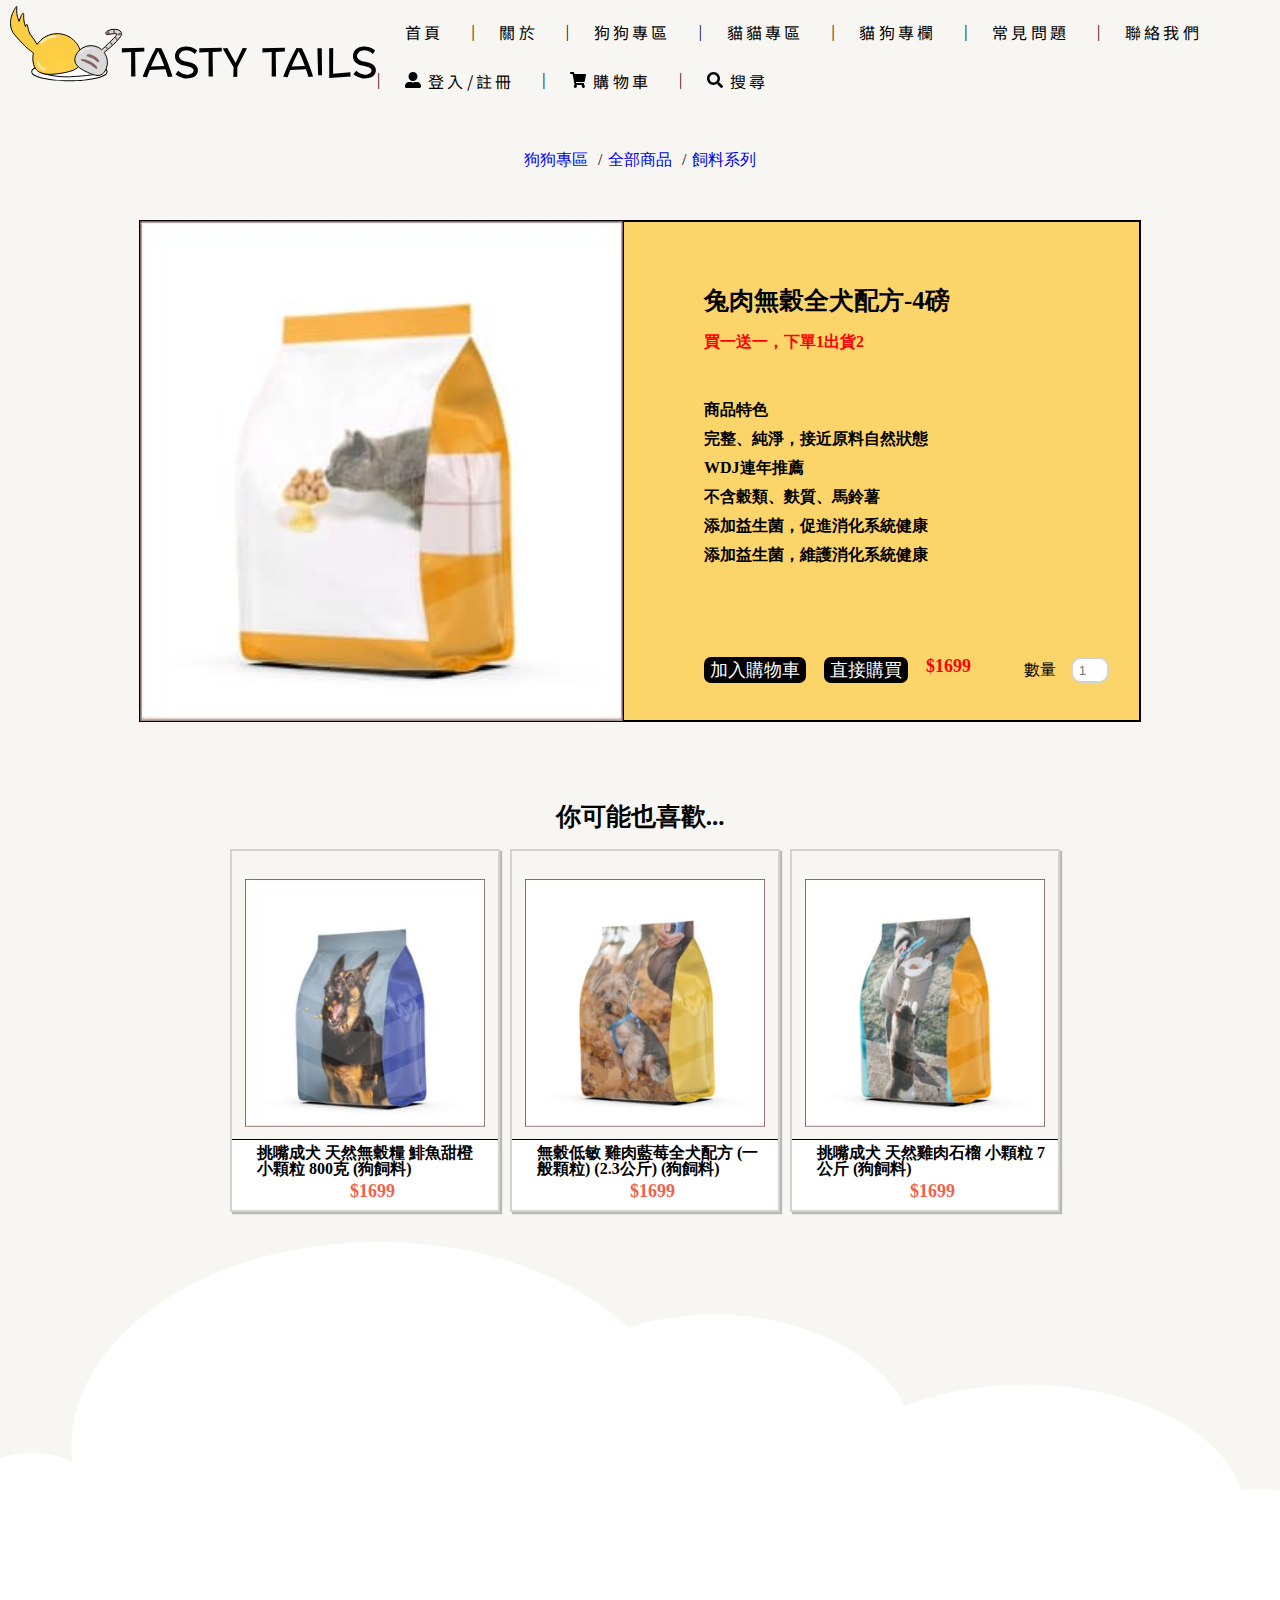
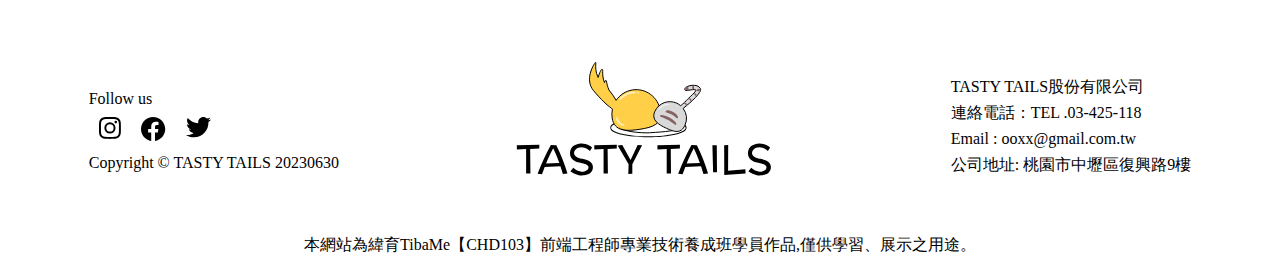
<file: 個人專題/product details.html>
<!DOCTYPE html>
<html lang="en">
  <head>
    <meta charset="UTF-8" />
    <meta name="viewport" content="width=device-width, initial-scale=1.0" />
    <title>首頁|商品詳情</title>
    <!-- css -->
    <link rel="stylesheet" href="css/reset.css" />
    <link rel="stylesheet" href="css/product details.css" />
    <!-- 文字 -->
    <link rel="preconnect" href="https://fonts.googleapis.com" />
    <link
      href="https://fonts.googleapis.com/css2?family=Belgrano&family=Montserrat&family=Noto+Sans+HK:wght@300;500&family=Noto+Serif+HK&family=Poppins:ital@1&display=swap"
      rel="stylesheet"
    />
  </head>
  <body>
    <!-- header -->
    <header class="wrap_header">
      <nav class="content_nav">
        <a href="index.html" class="nav_logo">
          <img src="pic-index/logo.svg" alt="nav_logo" />
        </a>
        <ul class="nav_list">
          <li>
            <a href="index.html">首頁</a>
          </li>
          <li>
            <a href="about.html">關於</a>
          </li>
          <li>
            <a href="product.html">狗狗專區</a>
          </li>
          <li>
            <a href="product.html">貓貓專區</a>
          </li>
          <li>
            <a href="blog.html">貓狗專欄</a>
          </li>
          <li>
            <a href="QA.html">常見問題</a>
          </li>
          <li>
            <a href="#">聯絡我們</a>
          </li>
          <li>
            <a href="#">
              <img src="pic-index/person.svg" alt="" />
              登入/註冊</a
            >
          </li>
          <li>
            <a href="shopping.html">
              <img src="pic-index/shopping.svg" alt="" />
              購物車</a
            >
          </li>
          <li>
            <a href="#">
              <img src="pic-index/search.svg" alt="" />
              搜尋</a
            >
          </li>
        </ul>
      </nav>
    </header>

    <!-- 麵包屑 -->
    <nav class="breadcrumb_list">
      <ol class="breadcrumb">
        <li class="breadcrumb-item"><a href="#">狗狗專區</a></li>
        <li class="breadcrumb-item"><a href="#">全部商品</a></li>
        <li class="breadcrumb-item"><a href="#">飼料系列</a></li>
      </ol>
    </nav>

    <!-- 商品內容product_content -->

    <div class="product_content">
      <img src="pic-product/product-1.jpg" alt="product-1" />

      <div class="product_text">
        <h3>兔肉無穀全犬配方-4磅</h3>
        <h5>買一送一，下單1出貨2</h5>
        <ul class="content">
          <li>商品特色</li>
          <li>完整、純淨，接近原料自然狀態</li>
          <li>WDJ連年推薦</li>
          <li>不含穀類、麩質、馬鈴薯</li>
          <li>添加益生菌，促進消化系統健康</li>
          <li>添加益生菌，維護消化系統健康</li>
        </ul>
        <div class="order_button">
          <a href="shopping.html">
            <button class="buybtn">加入購物車</button>
          </a>
          <button class="buybtn">直接購買</button>
          <p>$1699</p>
          <h6>數量</h6>

          <input type="number" placeholder="1" min="1" max="10" />
        </div>
      </div>
    </div>

    <!-- hotitem熱門項目 -->

    <div class="hotitem">
      <h3>你可能也喜歡...</h3>
      <ul>
        <li>
          <a href="#">
            <img src="pic-product/product-2.jpg" alt="product-2" />
            <div class="itemin">
              <h6>挑嘴成犬 天然無穀糧 鯡魚甜橙 小顆粒 800克 (狗飼料)</h6>
              <p>$1699</p>
            </div>
          </a>
        </li>
        <li>
          <a href="#">
            <img src="pic-product/product-3.jpg" alt="product-2" />
            <div class="itemin">
              <h6>無穀低敏 雞肉藍莓全犬配方 (一般顆粒) (2.3公斤) (狗飼料)</h6>
              <p>$1699</p>
            </div>
          </a>
        </li>

        <li>
          <a href="#">
            <img src="pic-product/product-5.jpg" alt="product-2" />
            <div class="itemin">
              <h6>挑嘴成犬 天然雞肉石榴 小顆粒 7公斤 (狗飼料)</h6>
              <p>$1699</p>
            </div>
          </a>
        </li>
      </ul>
    </div>

    <!-- footer -->
    <div class="footer">
      <div class="footer_box">
        <div class="social_media questrial">
          <p>Follow us</p>
          <ul class="social">
            <li class="social_item">
              <a href="#">
                <img src="pic-index/instagram.svg" alt="instagram" />
              </a>
            </li>
            <li>
              <a href="#">
                <img src="pic-index/facebook.svg" alt="facebook" />
              </a>
            </li>
            <li>
              <a href="#">
                <img src="pic-index/twitter.svg" alt="twitter" />
              </a>
            </li>
          </ul>
          <p class="copy_right">Copyright © TASTY TAILS 20230630</p>
        </div>
        <a href="p01-index.html" class="footer_logo">
          <img src="pic-index/footer-logo.svg" alt="logo" />
        </a>
        <div class="compant_info">
          <div>
            <p>TASTY TAILS股份有限公司</p>
            <ul>
              <li>連絡電話：TEL .03-425-118</li>
              <li>Email : ooxx@gmail.com.tw</li>
              <li>公司地址: 桃園市中壢區復興路9樓</li>
            </ul>
          </div>
        </div>
      </div>
    </div>

    <p class="comment">
      本網站為緯育TibaMe【CHD103】前端工程師專業技術養成班學員作品,僅供學習、展示之用途。
    </p>
  </body>
</html>
</file>
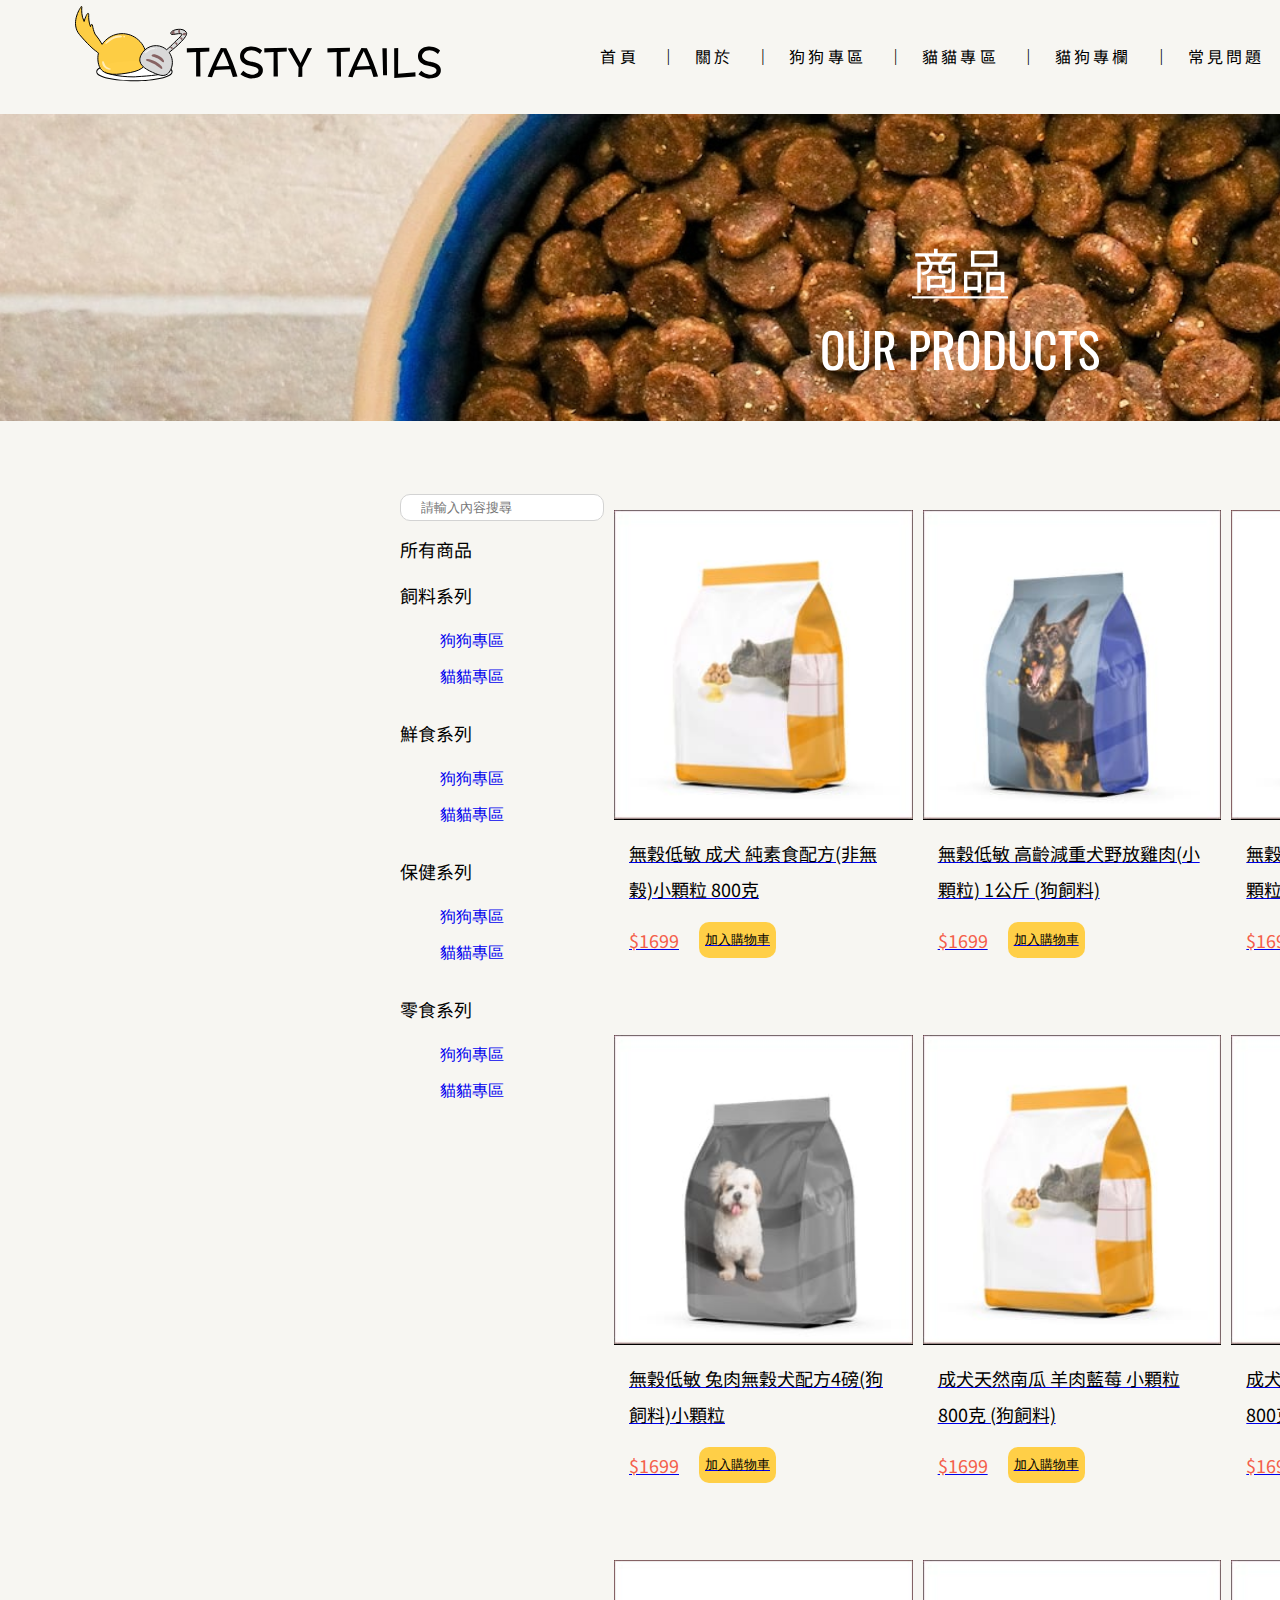
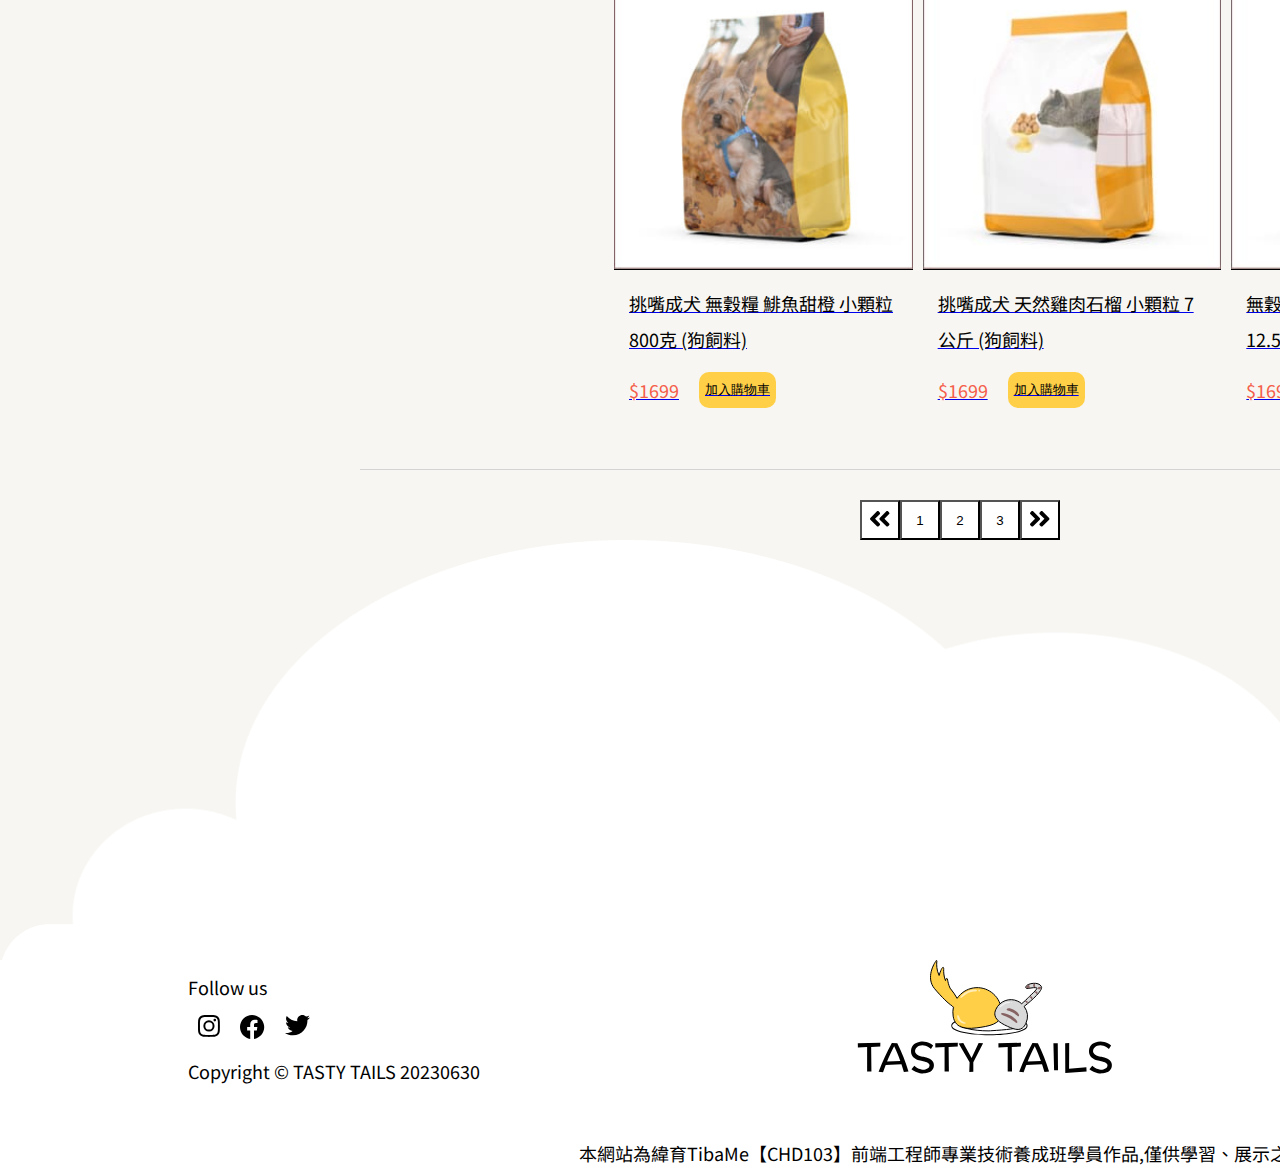
<file: 個人專題/product.html>
<!DOCTYPE html>
<html lang="en">
  <head>
    <meta charset="UTF-8" />
    <meta http-equiv="X-UA-Compatible" content="IE=edge" />
    <meta name="viewport" content="width=device-width, initial-scale=1.0" />
    <title>狗狗專區|全部商品</title>
    <link rel="stylesheet" href="css/reset.css" />
    <link rel="stylesheet" href="css/product.css" />
    <!-- 文字 -->
    <link rel="preconnect" href="https://fonts.googleapis.com" />
    <link rel="preconnect" href="https://fonts.gstatic.com" crossorigin />

    <link rel="preconnect" href="https://fonts.googleapis.com" />
    <link rel="preconnect" href="https://fonts.gstatic.com" crossorigin />

    <link rel="preconnect" href="https://fonts.googleapis.com" />
    <link rel="preconnect" href="https://fonts.gstatic.com" crossorigin />
    <link
      href="https://fonts.googleapis.com/css2?family=Belgrano&family=Montserrat&family=Noto+Sans+HK:wght@300;500&family=Noto+Serif+HK&family=Poppins:ital@1&display=swap"
      rel="stylesheet"
    />
  </head>
  <body>
    <!-- header -->
    <header class="wrap_header">
      <nav class="content_nav">
        <a href="index.html" class="nav_logo">
          <img src="pic-index/logo.svg" alt="nav_logo" />
        </a>
        <ul class="nav_list">
          <li>
            <a href="index.html">首頁</a>
          </li>
          <li>
            <a href="about.html">關於</a>
          </li>
          <li>
            <a href="product.html">狗狗專區</a>
          </li>
          <li>
            <a href="product.html">貓貓專區</a>
          </li>
          <li>
            <a href="blog.html">貓狗專欄</a>
          </li>
          <li>
            <a href="QA.html">常見問題</a>
          </li>
          <li>
            <a href="#">聯絡我們</a>
          </li>
          <li>
            <a href="#">
              <img src="pic-index/person.svg" alt="" />
              登入/註冊</a
            >
          </li>
          <li>
            <a href="shopping.html">
              <img src="pic-index/shopping.svg" alt="" />
              購物車</a
            >
          </li>
          <li>
            <a href="#">
              <img src="pic-index/search.svg" alt="" />
              搜尋</a
            >
          </li>
        </ul>
      </nav>
    </header>

    <div class="product_banner">
      <img src="pic-product/product-banner.svg" alt="" />
    </div>

    <!-- shop nav -->
    <div class="shop-out">
      <!-- position -->
      <ul class="position">
        <li>
          <select name="liststyle" id="liststyle">
            <option>依照最新項目排列</option>
            <option>熱門項目排列</option>
            <option>價格排列:低到高</option>
            <option>價格排列:高到低</option>
          </select>
        </li>
      </ul>

      <!-- itemlist -->
      <div class="item_list">
        <div class="itembox">
          <div class="leftnav">
            <input type="text" class="search" placeholder="請輸入內容搜尋" />
            <ul class="leftdiv">
              <ol>
                <p>
                  所有商品
                  <br />
                </p>
                <li>
                  <i class="fa-solid fa-plus"></i>
                  <i class="fa-solid fa-minus" style="display: none"></i>
                </li>
              </ol>
              <ol>
                <p>飼料系列</p>
                <li>
                  <a href="#" id="">狗狗專區</a>
                </li>
                <li>
                  <a href="#" id="">貓貓專區</a>
                </li>
              </ol>

              <ol>
                <p>鮮食系列</p>
                <li>
                  <a href="#" id="">狗狗專區</a>
                </li>
                <li>
                  <a href="#" id="">貓貓專區</a>
                </li>
              </ol>
              <ol>
                <p>保健系列</p>
                <li>
                  <a href="#" id="">狗狗專區</a>
                </li>
                <li>
                  <a href="#" id="">貓貓專區</a>
                </li>
              </ol>
              <ol>
                <p>零食系列</p>
                <li>
                  <a href="#" id="">狗狗專區</a>
                </li>
                <li>
                  <a href="#" id="">貓貓專區</a>
                </li>
              </ol>
            </ul>
          </div>
          <ul>
            <li>
              <a href="product details.html">
                <img src="pic-product/product-1.jpg" alt="" />

                <div class="itemin">
                  <p>無穀低敏 成犬 純素食配方(非無穀)小顆粒 800克</p>
                  <div>
                    <p>$1699</p>
                    <button class="buybtn">加入購物車</button>
                  </div>
                </div>
              </a>
            </li>
            <li>
              <a href="product details.html">
                <img src="pic-product/product-2.jpg" alt="" />

                <div class="itemin">
                  <p>無穀低敏 高齡減重犬野放雞肉(小顆粒) 1公斤 (狗飼料)</p>
                  <div>
                    <p>$1699</p>
                    <button class="buybtn">加入購物車</button>
                  </div>
                </div>
              </a>
            </li>
            <li>
              <a href="product details.html">
                <img src="pic-product/product-3.jpg" alt="" />

                <div class="itemin">
                  <p>無穀低敏 雞肉藍莓全犬配方 (一般顆粒) (2.3公斤) (狗飼料)</p>
                  <div>
                    <p>$1699</p>
                    <button class="buybtn">加入購物車</button>
                  </div>
                </div>
              </a>
            </li>
            <li>
              <a href="product details.html">
                <img src="pic-product/product-4.jpg" alt="" />

                <div class="itemin">
                  <p>無穀低敏 兔肉無穀犬配方4磅(狗飼料)小顆粒</p>
                  <div>
                    <p>$1699</p>
                    <button class="buybtn">加入購物車</button>
                  </div>
                </div>
              </a>
            </li>
            <li>
              <a href="product details.html">
                <img src="pic-product/product-1.jpg" alt="" />

                <div class="itemin">
                  <p>成犬天然南瓜 羊肉藍莓 小顆粒 800克 (狗飼料)</p>
                  <div>
                    <p>$1699</p>
                    <button class="buybtn">加入購物車</button>
                  </div>
                </div>
              </a>
            </li>
            <li>
              <a href="product details.html">
                <img src="pic-product/product-2.jpg" alt="" />

                <div class="itemin">
                  <p>成犬天然南瓜 羊肉藍莓 小顆粒 800克 (狗飼料)</p>
                  <div>
                    <p>$1699</p>
                    <button class="buybtn">加入購物車</button>
                  </div>
                </div>
              </a>
            </li>
            <li>
              <a href="#">
                <img src="pic-product/product-3.jpg" alt="" />

                <div class="itemin">
                  <p>挑嘴成犬 無穀糧 鯡魚甜橙 小顆粒 800克 (狗飼料)</p>
                  <div>
                    <p>$1699</p>
                    <button class="buybtn">加入購物車</button>
                  </div>
                </div>
              </a>
            </li>
            <li>
              <a href="#">
                <img src="pic-product/product-1.jpg" alt="" />

                <div class="itemin">
                  <p>挑嘴成犬 天然雞肉石榴 小顆粒 7公斤 (狗飼料)</p>
                  <div>
                    <p>$1699</p>
                    <button class="buybtn">加入購物車</button>
                  </div>
                </div>
              </a>
            </li>
            <li>
              <a href="#">
                <img src="pic-product/product-2.jpg" alt="" />

                <div class="itemin">
                  <p>無穀低敏 犬深海魚肉(原顆粒) 12.5磅 (狗飼料)</p>
                  <div>
                    <p>$1699</p>
                    <button class="buybtn">加入購物車</button>
                  </div>
                </div>
              </a>
            </li>
          </ul>
        </div>
      </div>
    </div>

    <!-- page -->
    <div class="page">
      <button>
        <img src="pic-product/left.svg" alt="" />
      </button>
      <button>1</button>
      <button>2</button>
      <button>3</button>
      <button>
        <img src="pic-product/right.svg" alt="" />
      </button>
    </div>

    <!-- footer -->
    <div class="footer">
      <div class="footer_box">
        <div class="social_media questrial">
          <p>Follow us</p>
          <ul class="social">
            <li class="social_item">
              <a href="#">
                <img src="pic-index/instagram.svg" alt="instagram" />
              </a>
            </li>
            <li>
              <a href="#">
                <img src="pic-index/facebook.svg" alt="facebook" />
              </a>
            </li>
            <li>
              <a href="#">
                <img src="pic-index/twitter.svg" alt="twitter" />
              </a>
            </li>
          </ul>
          <p class="copy_right">Copyright © TASTY TAILS 20230630</p>
        </div>
        <a href="p01-index.html" class="footer_logo">
          <img src="pic-index/footer-logo.svg" alt="logo" />
        </a>
        <div class="compant_info">
          <div>
            <p>TASTY TAILS股份有限公司</p>
            <ul>
              <li>連絡電話：TEL .03-425-118</li>
              <li>Email : ooxx@gmail.com.tw</li>
              <li>公司地址: 桃園市中壢區復興路9樓</li>
            </ul>
          </div>
        </div>
      </div>
    </div>
    <p class="comment">
      本網站為緯育TibaMe【CHD103】前端工程師專業技術養成班學員作品,僅供學習、展示之用途。
    </p>
  </body>
</html>
</file>
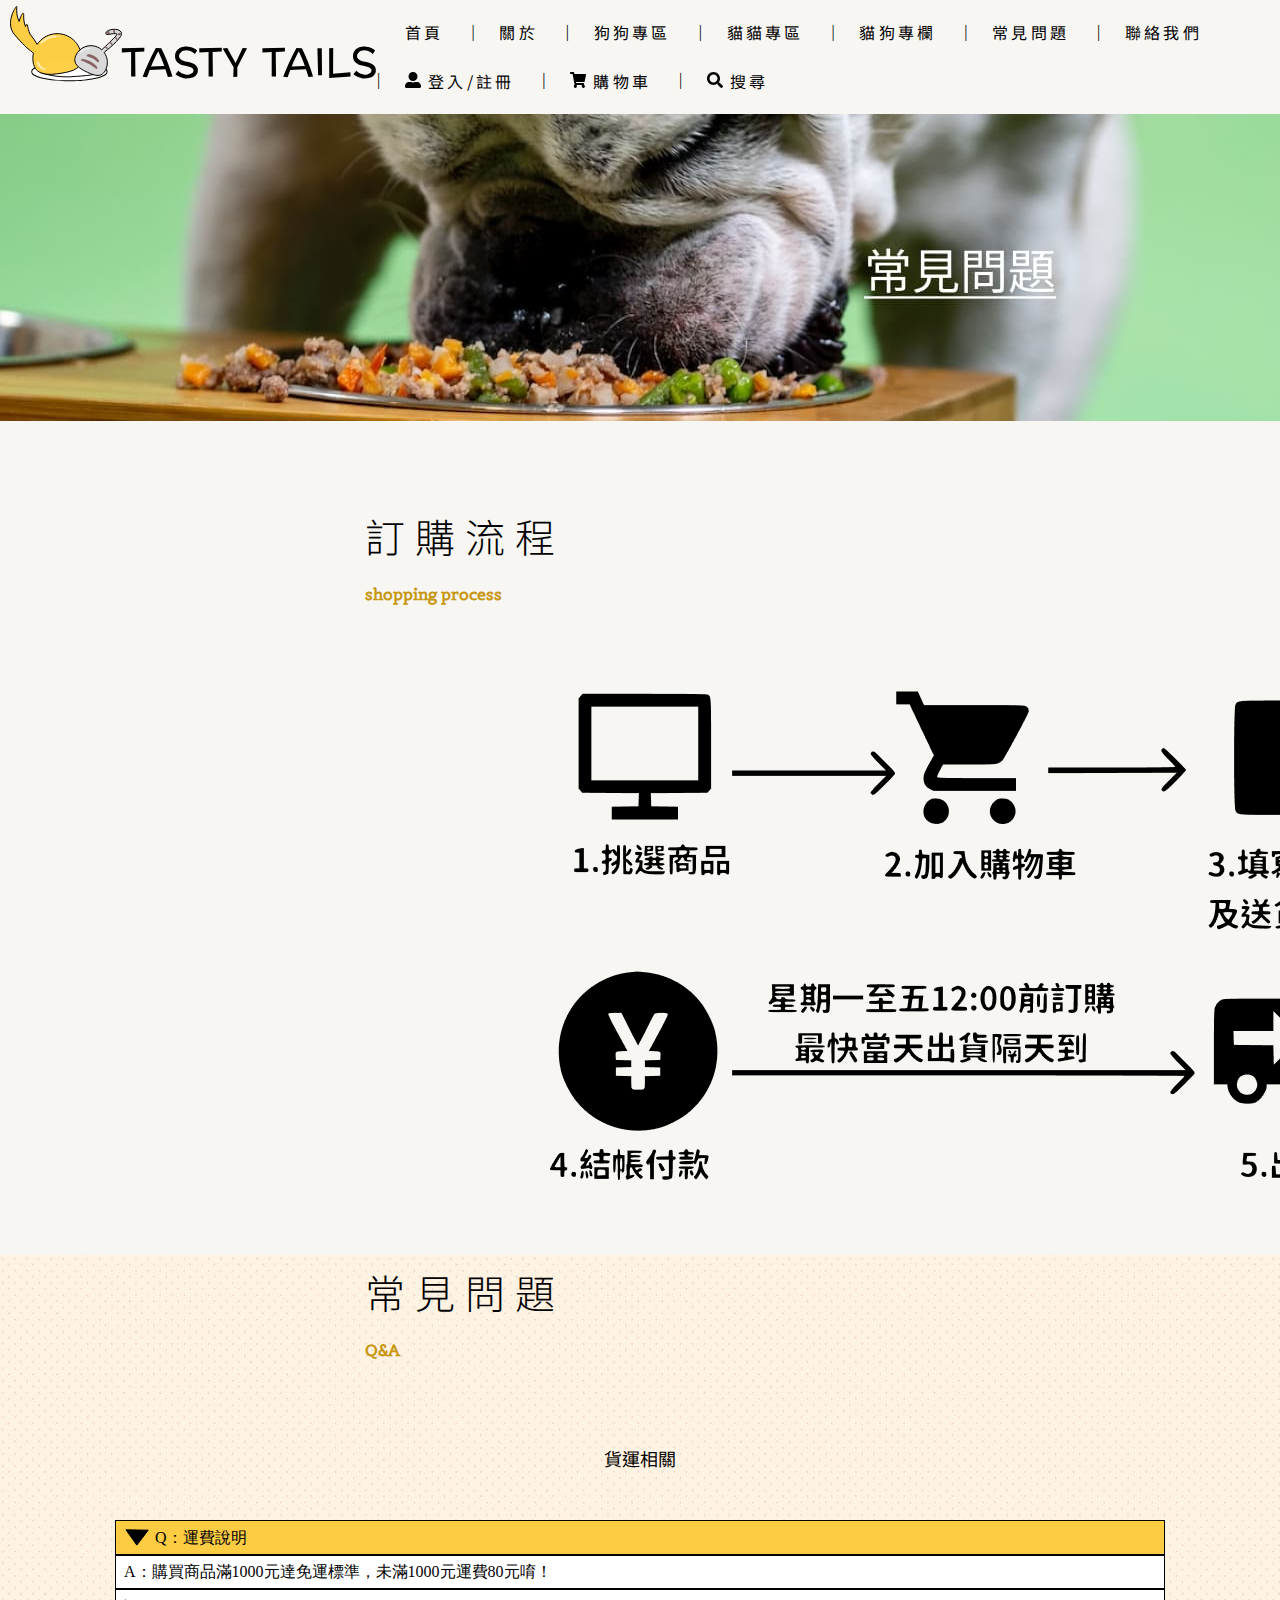
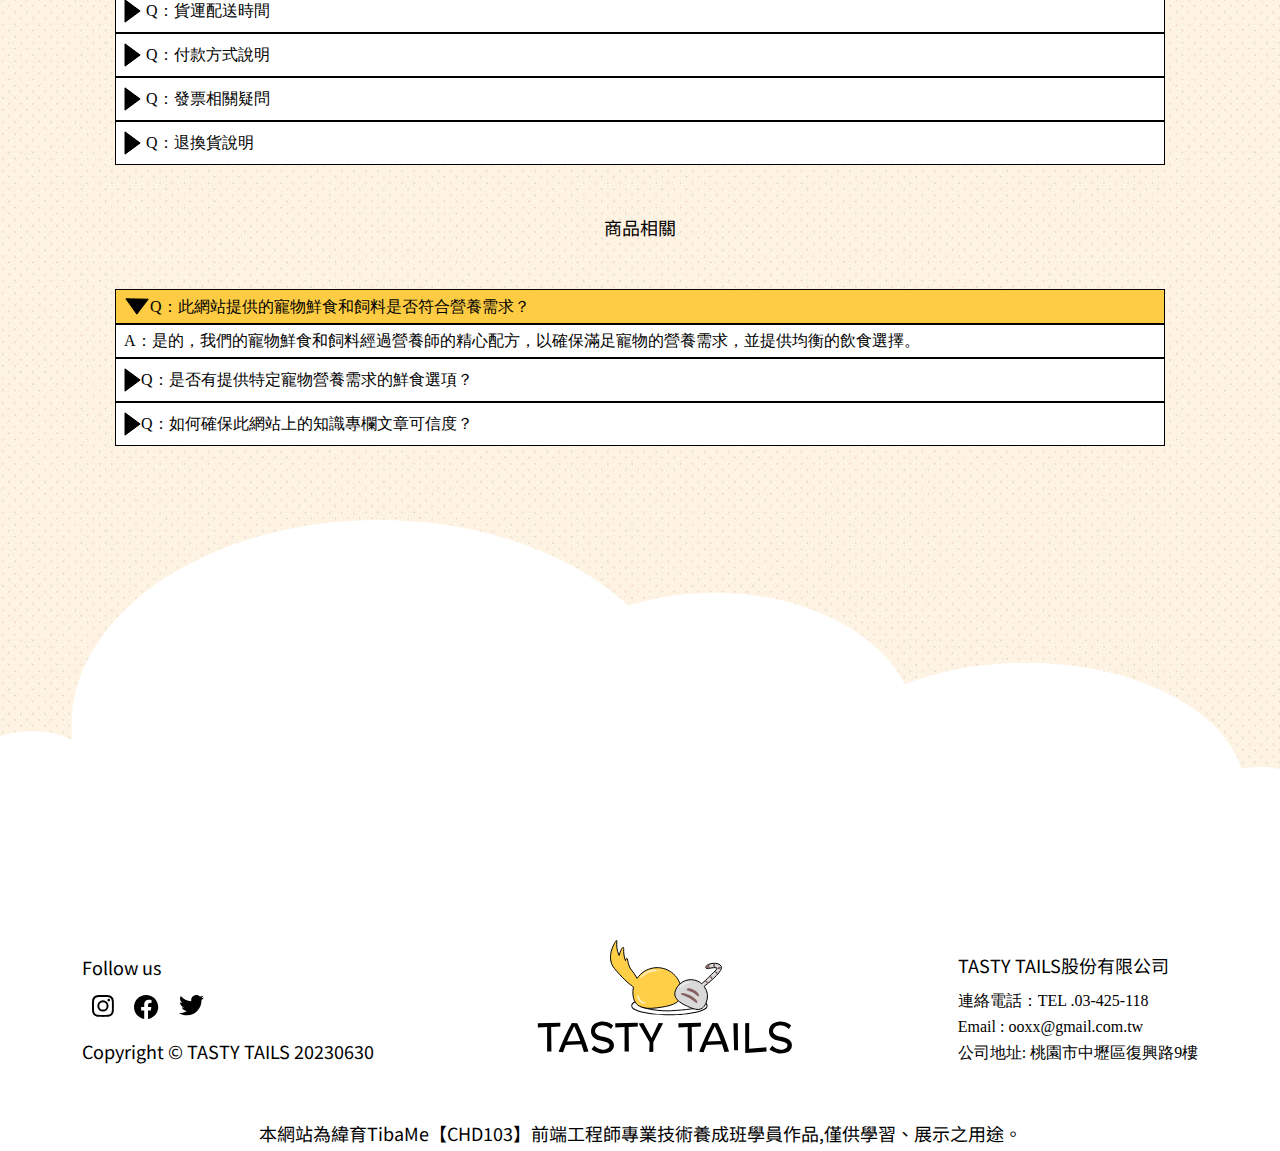
<file: 個人專題/QA.html>
<!DOCTYPE html>
<html lang="en">
  <head>
    <meta charset="UTF-8" />
    <meta name="viewport" content="width=device-width, initial-scale=1.0" />
    <title>首頁|常見問題</title>
    <!-- css -->
    <link rel="stylesheet" href="css/reset.css" />
    <link rel="stylesheet" href="css/QA.css" />

    <!-- 文字 -->
    <link rel="preconnect" href="https://fonts.googleapis.com" />
    <link rel="preconnect" href="https://fonts.gstatic.com" crossorigin />
    <link
      href="https://fonts.googleapis.com/css2?family=Belgrano&family=Montserrat&family=Noto+Sans+HK:wght@300;500&family=Noto+Serif+HK&family=Poppins:ital@1&display=swap"
      rel="stylesheet"
    />
    <link rel="preconnect" href="https://fonts.googleapis.com" />
    <link rel="preconnect" href="https://fonts.gstatic.com" crossorigin />

    <link rel="preconnect" href="https://fonts.googleapis.com" />
    <link rel="preconnect" href="https://fonts.gstatic.com" crossorigin />
    <link rel="preconnect" href="https://fonts.googleapis.com" />
    <link rel="preconnect" href="https://fonts.gstatic.com" crossorigin />
  </head>
  <body>
    <!-- header -->
    <header class="wrap_header">
      <nav class="content_nav">
        <a href="index.html" class="nav_logo">
          <img src="pic-index/logo.svg" alt="nav_logo" />
        </a>
        <ul class="nav_list">
          <li>
            <a href="index.html">首頁</a>
          </li>
          <li>
            <a href="about.html">關於</a>
          </li>
          <li>
            <a href="product.html">狗狗專區</a>
          </li>
          <li>
            <a href="product.html">貓貓專區</a>
          </li>
          <li>
            <a href="blog.html">貓狗專欄</a>
          </li>
          <li>
            <a href="QA.html">常見問題</a>
          </li>
          <li>
            <a href="#">聯絡我們</a>
          </li>
          <li>
            <a href="#">
              <img src="pic-index/person.svg" alt="" />
              登入/註冊</a
            >
          </li>
          <li>
            <a href="shopping.html">
              <img src="pic-index/shopping.svg" alt="" />
              購物車</a
            >
          </li>
          <li>
            <a href="#">
              <img src="pic-index/search.svg" alt="" />
              搜尋</a
            >
          </li>
        </ul>
      </nav>
    </header>

    <!-- banner 購物流程說明 -->
    <div class="shopping_process_content">
      <div class="banner_pic">
        <img src="pic-qa/qa-banner.jpg" alt="qa-banner" />
      </div>
      <div class="shopping_process">
        <div class="shopping_process_txt">
          <h2><span>訂購流程</span></h2>
          <p>shopping process</p>
        </div>
        <div class="shopping_process_pic">
          <img src="pic-qa/shopping process.png" alt="shopping process" />
        </div>
      </div>
    </div>

    <!-- Q&A 常見問題 -->

    <div class="qa_content">
      <div class="qa_txt">
        <h2><span>常見問題</span></h2>
        <p>Q&A</p>
      </div>
      <div class="qa_logistics">
        <p>貨運相關</p>
        <table>
          <tr>
            <th>
              <img src="pic-qa/arrow-bottom.svg" alt="arrow-bottom" />
              Q：運費說明
            </th>
          </tr>
          <tr>
            <td>A：購買商品滿1000元達免運標準，未滿1000元運費80元唷！</td>
          </tr>
          <tr>
            <td><img src="pic-qa/arrow-right.svg" alt="" /> Q：貨運配送時間</td>
          </tr>
          <tr>
            <td><img src="pic-qa/arrow-right.svg" alt="" /> Q：付款方式說明</td>
          </tr>
          <tr>
            <td><img src="pic-qa/arrow-right.svg" alt="" /> Q：發票相關疑問</td>
          </tr>
          <tr>
            <td><img src="pic-qa/arrow-right.svg" alt="" /> Q：退換貨說明</td>
          </tr>
        </table>
      </div>

      <div class="qa_product">
        <p>商品相關</p>
        <table>
          <tr>
            <th>
              <img src="pic-qa/arrow-bottom.svg" alt="arrow-bottom" />
              Q：此網站提供的寵物鮮食和飼料是否符合營養需求？
            </th>
          </tr>
          <tr>
            <td>
              A：是的，我們的寵物鮮食和飼料經過營養師的精心配方，以確保滿足寵物的營養需求，並提供均衡的飲食選擇。
            </td>
          </tr>
          <tr>
            <td>
              <img
                src="pic-qa/arrow-right.svg"
                alt=""
              />Q：是否有提供特定寵物營養需求的鮮食選項？
            </td>
          </tr>
          <tr>
            <td>
              <img src="pic-qa/arrow-right.svg" alt="" />
              Q：如何確保此網站上的知識專欄文章可信度？
            </td>
          </tr>
        </table>
      </div>

      <!-- footer -->
      <div class="footer">
        <div class="footer_box">
          <div class="social_media questrial">
            <p>Follow us</p>
            <ul class="social">
              <li class="social_item">
                <a href="#">
                  <img src="pic-index/instagram.svg" alt="instagram" />
                </a>
              </li>
              <li>
                <a href="#">
                  <img src="pic-index/facebook.svg" alt="facebook" />
                </a>
              </li>
              <li>
                <a href="#">
                  <img src="pic-index/twitter.svg" alt="twitter" />
                </a>
              </li>
            </ul>
            <p class="copy_right">Copyright © TASTY TAILS 20230630</p>
          </div>
          <a href="p01-index.html" class="footer_logo">
            <img src="pic-index/footer-logo.svg" alt="logo" />
          </a>
          <div class="compant_info">
            <div>
              <p>TASTY TAILS股份有限公司</p>
              <ul>
                <li>連絡電話：TEL .03-425-118</li>
                <li>Email : ooxx@gmail.com.tw</li>
                <li>公司地址: 桃園市中壢區復興路9樓</li>
              </ul>
            </div>
          </div>
        </div>
      </div>
    </div>

    <p class="comment">
      本網站為緯育TibaMe【CHD103】前端工程師專業技術養成班學員作品,僅供學習、展示之用途。
    </p>
  </body>
</html>
</file>
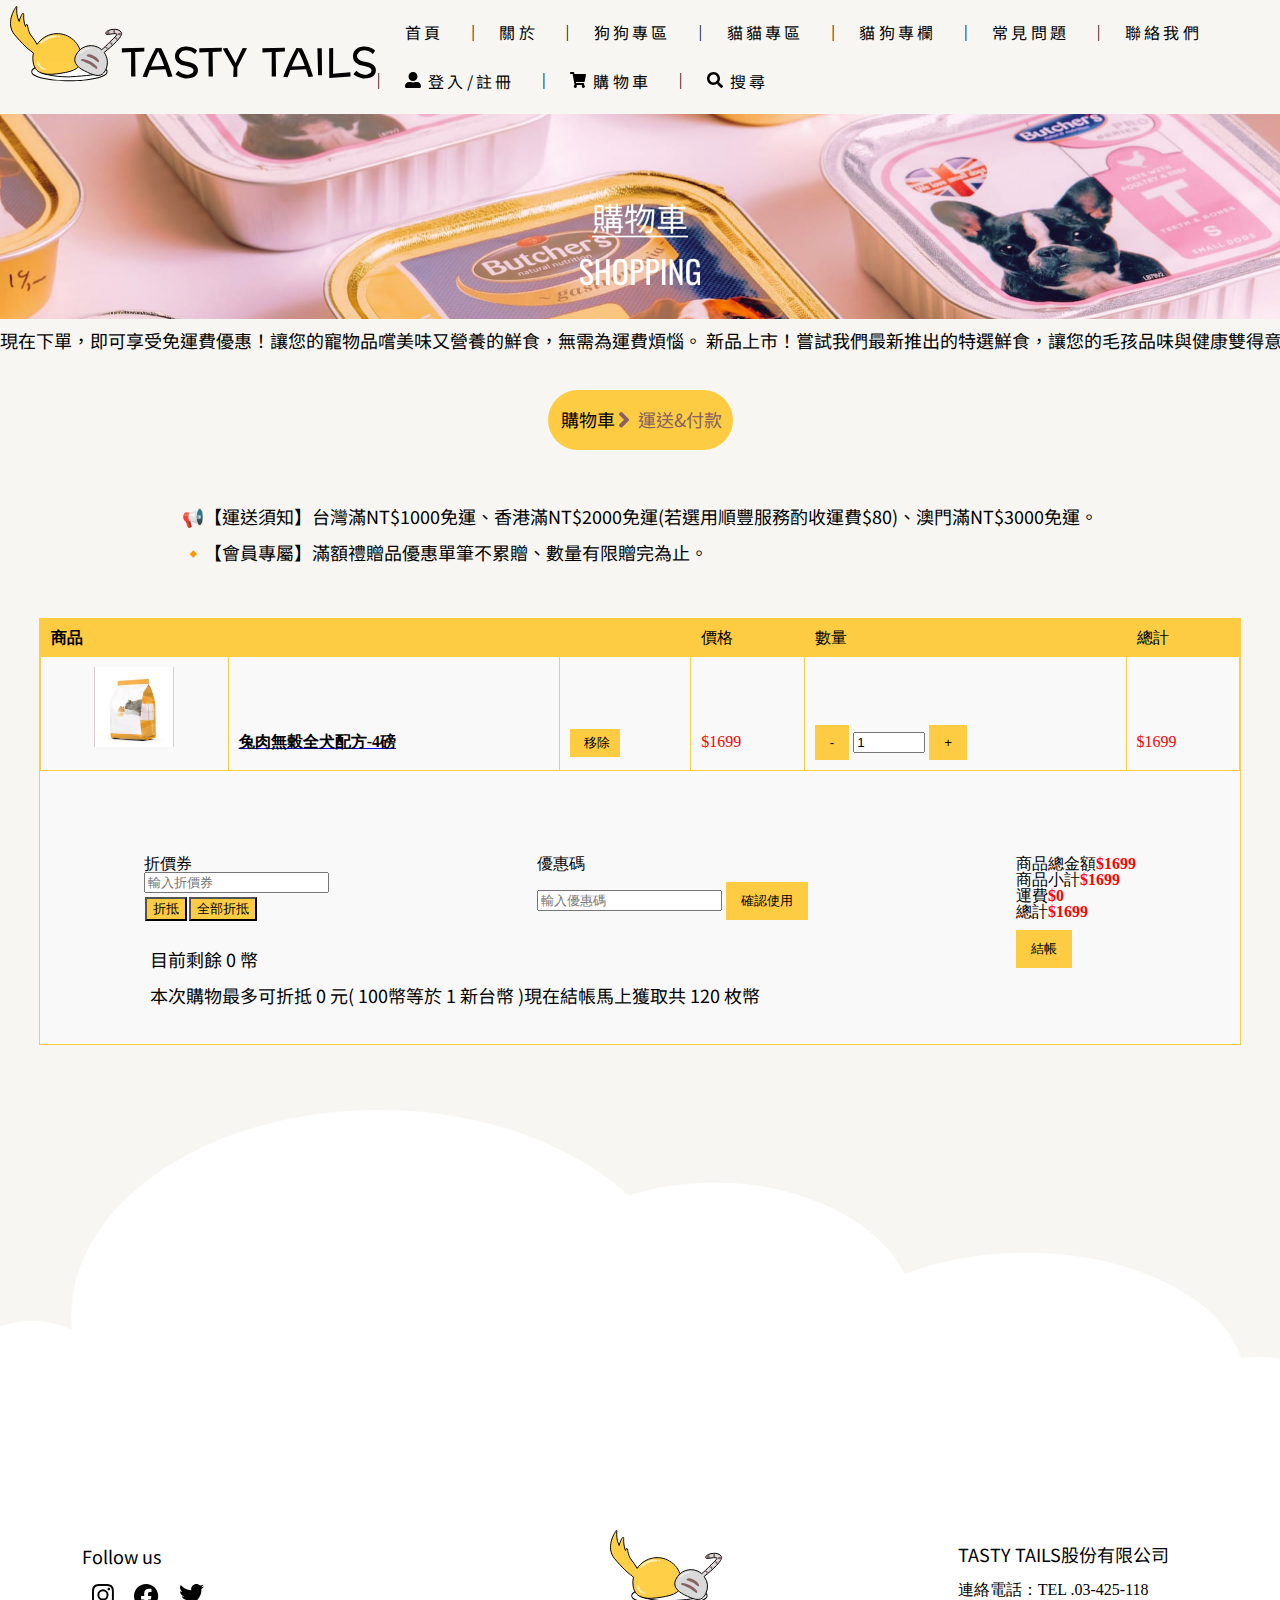
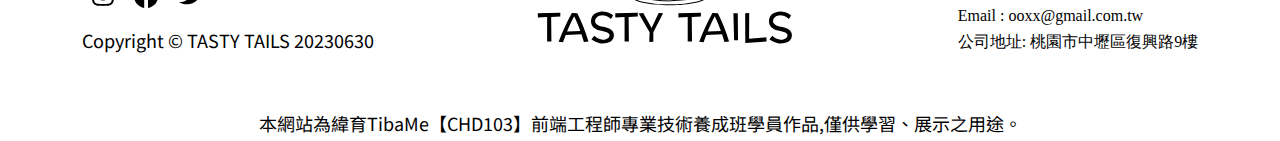
<file: 個人專題/shopping.html>
<!DOCTYPE html>
<html lang="en">
  <head>
    <meta charset="UTF-8" />
    <meta name="viewport" content="width=device-width, initial-scale=1.0" />
    <title>首頁|購物車</title>
    <!-- css -->
    <link rel="stylesheet" href="css/reset.css" />
    <link rel="stylesheet" href="css/shopping.css" />
    <!-- 文字 -->
    <link rel="preconnect" href="https://fonts.googleapis.com" />
    <link rel="preconnect" href="https://fonts.gstatic.com" crossorigin />
    <link
      href="https://fonts.googleapis.com/css2?family=Belgrano&family=Montserrat&family=Noto+Sans+HK:wght@300;500&family=Noto+Serif+HK&family=Poppins:ital@1&display=swap"
      rel="stylesheet"
    />
    <link rel="preconnect" href="https://fonts.googleapis.com" />
    <link rel="preconnect" href="https://fonts.gstatic.com" crossorigin />

    <link rel="preconnect" href="https://fonts.googleapis.com" />
    <link rel="preconnect" href="https://fonts.gstatic.com" crossorigin />
    <link rel="preconnect" href="https://fonts.googleapis.com" />
    <link rel="preconnect" href="https://fonts.gstatic.com" crossorigin />
  </head>
  <body>
    <!-- header -->
    <header class="wrap_header">
      <nav class="content_nav">
        <a href="index.html" class="nav_logo">
          <img src="pic-index/logo.svg" alt="nav_logo" />
        </a>
        <ul class="nav_list">
          <li>
            <a href="index.html">首頁</a>
          </li>
          <li>
            <a href="about.html">關於</a>
          </li>
          <li>
            <a href="product.html">狗狗專區</a>
          </li>
          <li>
            <a href="product.html">貓貓專區</a>
          </li>
          <li>
            <a href="blog.html">貓狗專欄</a>
          </li>
          <li>
            <a href="QA.html">常見問題</a>
          </li>
          <li>
            <a href="#">聯絡我們</a>
          </li>
          <li>
            <a href="#">
              <img src="pic-index/person.svg" alt="" />
              登入/註冊</a
            >
          </li>
          <li>
            <a href="shopping.html">
              <img src="pic-index/shopping.svg" alt="" />
              購物車</a
            >
          </li>
          <li>
            <a href="#">
              <img src="pic-index/search.svg" alt="" />
              搜尋</a
            >
          </li>
        </ul>
      </nav>
    </header>
    <!-- banner -->
    <div class="shopping_banner">
      <img src="pic-shopping/shopping-banner.jpg" alt="shopping_banner" />
    </div>
    <!-- 跑馬燈 -->
    <div class="marquee-container">
      <div class="marquee">
        <p>
          現在下單，即可享受免運費優惠！讓您的寵物品嚐美味又營養的鮮食，無需為運費煩惱。
          新品上市！嘗試我們最新推出的特選鮮食，讓您的毛孩品味與健康雙得意！
          限時優惠！購買滿一定金額，即享折扣，快來為您的寵物採購吧！
          獨家優惠碼，輸入驚喜折扣！給您的毛孩帶來驚喜與滿足。
          高評價熱賣！數量有限，抓緊機會帶回家。
          貓狗雙全！選購貓狗鮮食包組合，照顧多寵物輕鬆省時。
          營養小知識！了解寵物鮮食的益處，打造更健康的寵物生活。
          貓咪專屬福利！尋找最適合您的貓咪的鮮食口味。
        </p>
      </div>
    </div>
    <!-- checkout process結帳流程 -->
    <div class="checkout_process">
      <div class="yellow">
        <p>
          購物車<img src="pic-shopping/next.svg" alt="" />
          <span>運送&付款</span>
        </p>
      </div>
    </div>
    <!-- shopping_notes購物須知 -->
    <div class="shopping_notes">
      <p>
        📢【運送須知】台灣滿NT$1000免運、香港滿NT$2000免運(若選用順豐服務酌收運費$80)、澳門滿NT$3000免運。
        <br />
        🔸【會員專屬】滿額禮贈品優惠單筆不累贈、數量有限贈完為止。
      </p>
    </div>

    <!-- shopping 購物車 -->

    <div class="dni-new-cart">
      <div class="">
        <table class="shop_table cart woocommerce-cart-form__contents">
          <thead class="shop-table__head">
            <tr>
              <th class="product-name" colspan="3">商品</th>
              <th class="product-price">價格</th>
              <th class="product-quantity">數量</th>
              <th class="product-subtotal">總計</th>
            </tr>
          </thead>
          <tbody class="shop-table__body">
            <tr class="woocommerce-cart-form__cart-item">
              <td class="product-thumbnail">
                <a href="#" data-is-giveaway="false">
                  <span>
                    <img
                      width="510"
                      height="510"
                      src="/個人專題/pic-product/product-1.jpg"
                      alt=""
                      sizes="(max-width: 510px) 100vw, 510px"
                    />
                  </span>
                </a>
              </td>
              <td class="product-name" data-title="商品">
                <a
                  class="product-name__header"
                  href="#"
                  data-is-giveaway="false"
                >
                  <span class="product-name__title" style="color: black"
                    >兔肉無穀全犬配方-4磅</span
                  >
                </a>
                <br />
              </td>
              <td class="product-remove">
                <button
                  class="product-remove-btn"
                  data-is-coupon="false"
                  data-code=""
                >
                  <img class="icon__delete" />
                  <span>移除</span>
                </button>
              </td>
              <td class="product-price">
                <span class="amount" style="color: red">$1699</span>
              </td>
              <td class="product-quantity" data-title="數量">
                <div class="quantity buttons_added">
                  <input
                    type="button"
                    class="button is-form dni-minus"
                    value="-"
                  />
                  <input
                    type="number"
                    id="quantity_abd9b0774d788775b0322762f7420159"
                    class="input-text qty text"
                    step="1"
                    min="0"
                    max="1911"
                    name="quantity_abd9b0774d788775b0322762f7420159"
                    title="數量"
                    size="4"
                    placeholder=""
                    inputmode="numeric"
                    data-stock="1911"
                    value="1"
                  />
                  <input
                    type="button"
                    class="button is-form dni-plus"
                    value="+"
                  />
                </div>
              </td>
              <td class="product-subtotal" data-title="總計">
                <span class="amount" style="color: red">$1699</span>
              </td>
            </tr>
          </tbody>
        </table>
      </div>
      <div class="cart-collaterals checkout_coupon">
        <div class="cart-sidebar">
          <!-- 折價券 -->
          <div class="cart-collaterals__discount-section coupon">
            <div id="cw-mcext_field">
              <div class="coupon__title">
                <span>折價券</span>
              </div>
              <div id="cw-mcext_input" class="mycred-disabled">
                <input
                  type="text"
                  id="cw-mcext_cred-input"
                  name="cw-mcext_cred-input"
                  placeholder="輸入折價券"
                />
                <div class="mycred-button-all">
                  <div class="mycred-button">
                    <input type="button" value="折抵" />
                  </div>
                  <div class="mycred-button">
                    <input type="button" value="全部折抵" />
                  </div>
                </div>
              </div>
            </div>
          </div>
          <!-- 優惠碼 -->
          <div class="wp-coupon-wrapper">
            <div class="coupon__title"><span>優惠碼</span></div>
            <input
              type="text"
              name="coupon_code"
              class="input-text"
              id="coupon_code"
              placeholder="輸入優惠碼"
            />
            <input
              type="button"
              class="is-form"
              name="apply_coupon"
              value="確認使用"
            />
          </div>
          <!-- 商品小計 -->
          <div class="discount">
            <div class="f2e-loading" data-is-open="false">
              <div class="f2e-loading__inner"></div>
            </div>
            <div class="discount__row" style="display: flex">
              <div class="discount__title">商品總金額</div>
              <div class="discount__amount">
                <span class="amount">$1699</span>
              </div>
            </div>
            <div class="discount__row" style="display: flex">
              <div class="discount__title">商品小計</div>
              <div class="discount__amount">
                <span class="amount">$1699</span>
              </div>
            </div>
            <div class="discount__row" style="display: flex">
              <div class="discount__title">運費</div>
              <div class="discount__amount">
                <span class="amount">$0</span>
              </div>
            </div>
            <div class="discount__footer" style="display: flex">
              <div class="discount__title">總計</div>
              <div class="discount__amount">
                <span class="amount">$1699</span>
              </div>
            </div>
            <input
              type="button"
              class="is-form"
              name="apply_coupon"
              disabled=""
              value="結帳"
            />
          </div>
        </div>
      </div>
      <div class="last_p">
        <p>
          目前剩餘 0 幣<br />本次購物最多可折抵 0 元( 100幣等於 1 新台幣
          )現在結帳馬上獲取共 120 枚幣
        </p>
      </div>
    </div>

    <!-- footer -->
    <div class="footer">
      <div class="footer_box">
        <div class="social_media questrial">
          <p>Follow us</p>
          <ul class="social">
            <li class="social_item">
              <a href="#">
                <img src="pic-index/instagram.svg" alt="instagram" />
              </a>
            </li>
            <li>
              <a href="#">
                <img src="pic-index/facebook.svg" alt="facebook" />
              </a>
            </li>
            <li>
              <a href="#">
                <img src="pic-index/twitter.svg" alt="twitter" />
              </a>
            </li>
          </ul>
          <p class="copy_right">Copyright © TASTY TAILS 20230630</p>
        </div>
        <a href="p01-index.html" class="footer_logo">
          <img src="pic-index/footer-logo.svg" alt="logo" />
        </a>
        <div class="compant_info">
          <div>
            <p>TASTY TAILS股份有限公司</p>
            <ul>
              <li>連絡電話：TEL .03-425-118</li>
              <li>Email : ooxx@gmail.com.tw</li>
              <li>公司地址: 桃園市中壢區復興路9樓</li>
            </ul>
          </div>
        </div>
      </div>
    </div>

    <p class="comment">
      本網站為緯育TibaMe【CHD103】前端工程師專業技術養成班學員作品,僅供學習、展示之用途。
    </p>
  </body>
</html>
</file>
<file: Tastytails/css/index.css>
/* banner */
.banner_index {
  display: flex;
  flex-wrap: wrap;
  box-sizing: border-box;
  padding-right: 10px;
  margin-top: 85px;
  align-items: center;
}

.banner_img {
  width: 73%;
}

.banner_index img {
  width: 100%;
  vertical-align: top;
  border-radius: 0px 75px 56px 0px;
}

.banner_index .banner_content {
  margin: 0.2% 2%;
  width: 17%;
}

.banner_cd_img {
  width: 276px;
  height: 214.088px;
}

.banner_index p {
  line-height: 3;
}

/* middle_banner */

.middle_banner_fade_up_animate {
  margin-top: 110px;
}

.middle_banner_fade_up_animate .middle_banner_content {
  display: flex;
  flex-wrap: wrap;
  justify-content: center;
  -webkit-box-align: center;
  align-items: center;
}

.middle_banner_content img {
  border-radius: 10px;
  width: 50%;
  margin-right: 78px;
  object-fit: cover;
  box-shadow: rgb(253, 204, 67) -19px 20px 0px 0px;
}

.middle_banner_content p {
  line-height: 3;
}

/* about tast tails介紹  */
.last_banner {
  display: flex;
  justify-content: center;
  margin: 100px 0px;
}

.last_banner img {
  width: 300px;
  height: 450px;
  border-radius: 10px;
  box-shadow: rgb(253, 204, 67) 20px 20px;
}

.last_banner .last_banner_content {
  margin-right: 138px;
  display: flex;
  flex-direction: column;
  justify-content: center;
}

.last_banner p {
  line-height: 3;
}

/* 新品上市 new-arrival */
.new_arrival {
  background-image: url("../img/index-bg01.jpg");
  width: 100%;
  position: relative;
  margin: 100px auto;
}

.new_content {
  width: 100%;
  margin: auto;
}

.shadow {
  width: 100%;
  height: auto;
  border-radius: 10px 234.906px 234.906px 10px;
  background: rgb(253, 204, 67);
  position: relative;
  margin: auto;
}

.new_arrival .new_arrival_img img {
  display: block;
  position: relative;
  margin: 20px auto;
  width: 100%; /* 使用百分比寬度 */
  height: auto; /* 讓高度自適應 */
  border-radius: 10px;
}

.dog_snack {
  position: absolute;
  right: 136px;
  bottom: 170px;
}

.new_arrival h3 {
  display: flex;
  flex-direction: column;
  font-size: 30px;
  font-family: "Noto Sans TC", sans-serif;
  line-height: 80px;
  letter-spacing: 10px;
}

.new_arrivel_content {
  display: flex;
  justify-content: space-around;
  align-items: flex-start;
}

/* 暢銷商品 Bast Sellers */
.bast_sellers {
  display: flex;
  flex-direction: column;
  justify-content: center;
  align-items: center;
  margin-bottom: 92px;
}

ul.slides {
  position: relative;
  width: 600px;
  height: 280px;
  list-style: none;
  margin: 47px 0px 0px;
  padding: 0px;
  background-color: rgb(238, 238, 238);
  overflow: hidden;
}

li.slide {
  margin: 0px;
  padding: 0px;
  width: inherit;
  height: inherit;
  position: absolute;
  top: 0px;
  left: 0px;
  display: flex;
  flex-direction: column;
  justify-content: end;
  align-items: start;
  font-size: 12px;
  color: rgb(255, 255, 255);
  transition: transform 0.5s ease-in-out 0s;
}

.slide_text {
  margin: 10px;
}

.slide:nth-of-type(1) {
  background-color: rgb(242, 226, 5);
  background-image: url("../img/slide1.jpg");
}

.slide:nth-of-type(2) {
  background-color: rgb(242, 92, 5);
  background-image: url("../img/slide2.jpg");
  left: 100%;
}

.slide:nth-of-type(3) {
  background-color: rgb(73, 95, 140);
  background-image: url("../img/slide3.jpg");
  left: 200%;
}

input[type="radio"] {
  position: relative;
  z-index: 100;
  display: none;
}

.controls-visible {
  position: absolute;
  width: 100%;
  bottom: 12px;
  text-align: center;
}

.controls-visible label {
  display: inline-block;
  width: 10px;
  height: 10px;
  background-color: rgb(255, 255, 255);
  border-radius: 50%;
  margin: 0px 3px;
  border: 2px solid rgb(255, 255, 255);
}

.slides
  input[type="radio"]:nth-of-type(1):checked
  ~ .controls-visible
  label:nth-of-type(1) {
  background-color: rgb(51, 51, 51);
}

.slides
  input[type="radio"]:nth-of-type(2):checked
  ~ .controls-visible
  label:nth-of-type(2) {
  background-color: rgb(51, 51, 51);
}

.slides
  input[type="radio"]:nth-of-type(3):checked
  ~ .controls-visible
  label:nth-of-type(3) {
  background-color: rgb(51, 51, 51);
}

.slides input[type="radio"]:nth-of-type(1):checked ~ .slide {
  transform: translateX(0%);
}

.slides input[type="radio"]:nth-of-type(2):checked ~ .slide {
  transform: translateX(-100%);
}

.slides input[type="radio"]:nth-of-type(3):checked ~ .slide {
  transform: translateX(-200%);
}

.navigator {
  position: absolute;
  top: 50%;
  transform: translateY(-50%);
  width: 100%;
  z-index: 100;
  padding: 0px 20px;
  justify-content: space-between;
  box-sizing: border-box;
  display: none;
}

.navigator i {
  font-size: 32px;
  color: rgb(51, 51, 51);
}

.slides input[type="radio"]:nth-of-type(1):checked ~ .navigator:nth-of-type(1) {
  display: flex;
}

.slides input[type="radio"]:nth-of-type(2):checked ~ .navigator:nth-of-type(2) {
  display: flex;
}

.slides input[type="radio"]:nth-of-type(3):checked ~ .navigator:nth-of-type(3) {
  display: flex;
}

h3 {
  font-size: 20px;
  font-family: "Noto Sans TC", sans-serif;
  line-height: 1.5;
  letter-spacing: 10px;
  font-weight: 300;
}

.slides .slide_text p {
  font-size: 10px;
}

/* 飼主心得 */
.owner_review {
  background-image: url("../img/index-bg01.jpg");
}

.owner_review .card_list {
  margin: 26px auto;
  padding-left: 10px;
  padding-right: 10px;
}

.owner_review .card_list .card {
  border: 1px solid black;
  display: flex;
  flex-wrap: wrap;
  box-sizing: border-box;
  margin-top: 20px;
  background-color: rgb(255, 255, 255);
  box-shadow: rgb(253, 204, 67) 10px 10px;
  border-radius: 300px 300px 0px 0px;
}

.owner_review .card img {
  border-radius: 300px 300px 0px 0px;
  width: 282px;
  vertical-align: top;
  /* margin: -12px; */
  margin-right: 0px;
  margin-left: 0px;
}

.owner_review .card {
  box-sizing: border-box;
  /* padding: 10px; */
}

.card .txt {
  width: 50%;
  box-sizing: border-box;
  padding: 10px;
}

.txt h3 {
  font-size: 20px;
  font-family: "Noto Sans TC", sans-serif;
  line-height: 20px;
  font-weight: bold;
  text-align: center;
}

.rivew_cat_img {
  position: absolute;
  right: 15px;
  bottom: -42px;
}

@media screen and (min-width: 768px) {
  @media screen and (min-width: 768px) {
    .card_list {
      display: flex;
      flex-wrap: wrap;
      max-width: 1200px;
      position: relative;
      margin-bottom: 51px;
    }

    .card {
      margin: 10px;
      width: calc(25% - 20px);
    }

    .card .txt {
      width: 100%;
    }
  }
}
/* 手機板 */
@media screen and (max-width: 768px) {
  /* 第二個banner */
  .middle_banner_fade_up_animate {
    width: 100%;
    display: flex;
    flex-direction: column; /* 垂直排列 */
  }
  .middle_banner_content {
    width: 100%;
    text-align: center; /* 圖片置中 */
  }
  .middle_banner_content img {
    border-radius: 10px;
    width: 80%; /* 不超出螢幕寬度 */
    height: auto; /* 圖片保持原始比例 */
    margin-right: 0;
  }
  .middle_banner_fade_up_animate .middle_banner_content {
    width: 100%;
    margin: auto;
  }
  .middle_banner_content h2 {
    margin: 30px 65px;
  }
  .middle_banner_content p {
    text-align: center;
    margin: 0px 72px;
  }
  .h2_title {
    text-align: center; /* 文字置中 */
  }
  .fade_left_animate {
    text-align: center; /* 文字置中 */
  }

  /* 第三個banner */

  .last_banner {
    display: flex;
    flex-wrap: wrap;
  }
  .last_banner .last_banner_shadow {
    width: 100%;
    text-align: center; /* 圖片置中 */
  }
  .last_banner_shadow img {
    border-radius: 10px;
    max-width: 100%; /* 不超出螢幕寬度 */
    height: auto; /* 圖片保持原始比例 */
  }
  .last_banner .last_banner_content {
    width: 100%;
    margin: 20px auto;
  }
  .last_banner_content p {
    text-align: center;
    margin: 0 40px;
  }
  .h2_title {
    text-align: center; /* 文字置中 */
  }
  .fade_left_animate {
    text-align: center; /* 文字置中 */
  }

  /* 新品上市 new-arrival */

  .new_arrival {
    text-align: center; /* 置中對齊 */
  }

  .new_content_pic {
    display: flex;
    flex-direction: column;
    align-items: center; /* 置中對齊 */
    justify-content: center;
  }

  .new_arrival_img img {
    width: 100%;
    height: auto;
  }

  .new_arrivel_content {
    text-align: center; /* 置中對齊 */
  }

  /* 暢銷商品 Bast Sellers */
  .bast_sellers {
    display: flex;
    justify-content: center;
    align-items: center;
    min-height: 100vh;
    overflow: hidden;
    margin: 0;
  }
  ul.slides {
    width: 100vw;
    height: auto;
    max-width: 100%;
    background-color: #eee;
    overflow: hidden;
    margin: 20px 0;
    padding: 0;
  }

  li.slide {
    width: 100vw;
    height: auto;
    display: flex;
    flex-direction: column;
    justify-content: flex-end; /* 將內容文字靠下對齊 */
    align-items: flex-start; /* 將內容文字置左對齊 */
    text-align: left;
    padding: 180px 0px 0px 0px; /* 調整內容區域的間距 */
    margin: 0;
    transition: 0.5s transform ease-in-out;
  }

  .navigator {
    position: unset;
    display: block;
    padding: 45px;
  }

  .controls-visible {
    display: block;
    margin-top: 10px;
  }

  .slides input[type="radio"]:nth-of-type(1):checked ~ .slide {
    transform: translateX(0);
  }

  .slides input[type="radio"]:nth-of-type(2):checked ~ .slide {
    transform: translateX(-97vw);
  }

  .slides input[type="radio"]:nth-of-type(3):checked ~ .slide {
    transform: translateX(-194vw);
  }

  .slides input[type="radio"] {
    display: block;
    position: fixed;
    top: 0;
    left: 0;
    opacity: 0;
    z-index: -1;
  }
  /* 飼主心得 */
  .owner_review h2 span {
    display: flex;
  }
  .card_list {
    display: flex;
    flex-wrap: wrap;
    justify-content: center; /* 將卡片置中 */
    align-items: center; /* 將卡片置中 */
    padding: 10px; /* 調整內容的間距 */
    position: relative;
    margin-bottom: 51px;
  }

  .card {
    margin: 50px;
    width: 100%; /* 卡片寬度佔滿一行 */
    background-color: rgb(255, 255, 255);
    box-shadow: rgb(253, 204, 67) 10px 10px;
    text-align: center;
  }

  .card img {
    border-radius: 300px 300px 0px 0px;
    width: 100%;
    height: auto;
    object-fit: cover; /* 圖片填滿父元素，保持比例 */
    vertical-align: top;
  }
  .owner_review .card img {
    width: 100%;
    height: 100%;
  }

  .card .txt {
    width: 100%; /* 文字寬度佔滿卡片 */
    box-sizing: border-box;
    padding: 10px;
  }

  .txt h3 {
    font-size: 20px;
    font-family: "Noto Sans TC", sans-serif;
    line-height: 20px;
    font-weight: bold;
    text-align: center;
  }
}
</file>
<file: Tastytails/css/all.css>
* {
  /* font-family: "Noto Sans HK", sans-serif; */
  text-decoration: none;
  padding: 0;
  margin: 0;
  list-style-type: none;
}
body {
  background-color: #f7f6f2;
  font-family: "Noto Sans TC", sans-serif;
  font-weight: 500;
  color: #4f4f51;
  font-size: 18px;
}

main {
  width: 1200px;
}

a {
  color: #4f4f51;
}

/* header 導覽列 */
header {
  width: 100%;
  position: fixed;
  top: 0;
  z-index: 9999999;
}
.navigation {
  display: flex;
  background-color: #f7f6f2;
  height: 80px;
  margin: 0;
  padding: 1px;
  position: relative;
  justify-content: space-around;
  align-items: center;
}
.navigation .logo img {
  width: 226px;
  /* border: 1px solid red; */
}
.navigation ul li {
  list-style-type: none;
  display: inline-block;
  margin: 16px 16px;
  /* border: 1px solid red; */
}
.navigation .icon {
  width: 54px;
  list-style-type: none;
  display: flex;
  justify-content: space-between;
  align-items: center;
  /* border: 1px solid red; */
}
.navigation .icon img {
  width: 16px;
  height: 16px;
}
/* border隔開，也可改用偽元素 */
.navigation .login .search {
  border-left: 1.25px solid rgb(0, 0, 0);
  padding-left: 25px;
  border-right: 1.25px solid rgb(0, 0, 0);
  padding-right: 25px;
}

.navigation ul li a {
  color: #000000;
  text-decoration: none;
  position: relative;
}
.navigation ul li a:hover {
  color: #000000;
}
.navigation ul li a::after {
  content: "";
  display: block;
  width: 0;
  height: 1px;
  background-color: #000000;
  position: absolute;
  right: 0;
  transition: 0.4s;
}
.navigation ul li a:hover::after {
  color: #000000;
  width: 100%;
  left: 0;
}

/* 字體 */

p {
  font-size: 18px;
  font-family: "Noto Sans TC", sans-serif;
  line-height: 2;
  font-weight: 400;
}

.h2_title > h2 {
  display: inline-block;
}

h2 {
  display: flex;
  flex-direction: column;
  justify-content: center;
  align-items: center;
}

h2 > span {
  font-size: 40px;
  font-family: "Noto Sans TC", sans-serif;
  line-height: 2;
  letter-spacing: 10px;
  font-weight: 300;
}

/* banner */
.banner_index {
  display: flex;
  flex-wrap: wrap;
  box-sizing: border-box;
  padding-right: 0px;
  margin-top: 85px;
  align-items: center;
}

.banner_img {
  width: 73%;
}

.banner_index img {
  width: 100%;
  vertical-align: top;
  border-radius: 0px 75px 56px 0px;
}

.banner_index .banner_content {
  margin: 0.2% 2%;
  width: 17%;
}

.questrial {
  color: #c79711;
  font-size: 16px;
  font-weight: 700;
  line-height: 1.5;
  font-family: "Noto Sans TC", sans-serif;
}

.banner_cd_img {
  width: 276px;
  height: 214.088px;
}

.banner_index p {
  line-height: 3;
}

/* 格子 */

/* 商品分類categroies */
.container {
  display: flex;
  margin: 0; /* 清除 container 的外邊距 */
  border: none; /* 清除 container 的邊框 */
  position: relative; /* 讓內容區域可以定位 */
  overflow: hidden; /* 隱藏超出的部分 */
}

.box {
  width: 300px;
  height: 300px;
  margin: 0; /* 清除 box 的外邊距 */
  padding: 0;
  display: flex;
  justify-content: center;
  align-items: center;
  transition: transform 0.3s; /* 轉場特效 */
}
.box:hover {
  transform: scale(1.1); /* 放大 1.1 倍 */
}

.container:nth-child(1) {
  background-color: #daa520;
}

.container:nth-child(2) {
  background-color: #2f4f4f;
}

.box img {
  object-fit: cover; /* 保持圖片比例並填滿整個方塊 */
}

.image {
  width: 100%;
  height: 100%;
}

.text {
  text-align: center;
  padding: 10px; /* 添加內部 padding */
}

.flex {
  display: flex;
  justify-content: center;
  margin: 50px auto;
}

.cloum {
  margin-left: 0; /* 清除左側欄位的外邊距 */
}
.text {
  color: #fff;
}
.text p {
  font-size: 40px;
}

/* footer */
.footer {
  width: 100%;
  height: 595px;
  background-image: url("../img/footer-bc.png");
  background-repeat: no-repeat;
  background-position: top;
  background-size: cover;
  display: flex;
  justify-content: space-between;
  align-items: flex-end;
}
.footer_box {
  width: 100%;
  display: flex;
  justify-content: space-around;
  align-items: center;
  margin-bottom: 38px;
  background-color: #fff;
}

.footer ul.social {
  display: flex;
}

.footer li {
  margin: 10px 0;
}

li a {
  margin: 10px;
}
.comment {
  text-align: center;
  background-color: #fff;
}

.footer li img {
  vertical-align: top;
}

/* header 導覽列 */
header {
  width: 100%;
  position: fixed;
  top: 0;
  z-index: 9999999;
}
.navigation {
  display: flex;
  background-color: #f7f6f2;
  height: 80px;
  margin: 0;
  padding: 1px;
  position: relative;
  justify-content: space-around;
  align-items: center;
}
.navigation .logo img {
  width: 226px;
}
.navigation ul li {
  list-style-type: none;
  display: inline-block;
  margin: 16px 16px;
}
.navigation .icon {
  width: 54px;
  list-style-type: none;
  display: flex;
  justify-content: space-between;
  align-items: center;
}
.navigation .icon img {
  width: 16px;
  height: 16px;
}
/* border隔開，也可用偽元素 */
.navigation .login .search {
  border-left: 1.25px solid rgb(0, 0, 0);
  padding-left: 25px;
  border-right: 1.25px solid rgb(0, 0, 0);
  padding-right: 25px;
}

.navigation ul li a {
  color: #000000;
  text-decoration: none;
  position: relative;
}

.navigation ul li a::after {
  content: "";
  display: block;
  width: 0;
  height: 1px;
  background-color: #000;
  position: absolute;
  right: 0;
  transition: 0.4s;
}

/* rwd */
/* 漢堡 */
.hb label {
  width: 40px;
  height: 40px;
  display: flex;
  flex-direction: column;
  justify-content: space-evenly;
  align-items: center;
  position: relative;
  cursor: pointer;
}
.hb span {
  width: 80%;
  height: 4px;
  background-color: #000;
  transition: transform 0.5s; /* 加入過渡效果 */
}
.main-nav {
  display: flex;
}
.main-nav a {
  padding: 10px;
  text-decoration: none;
  color: #fff;
}
.fixed_icon_top {
  position: fixed;
  right: 0;
  bottom: 10px;
}

/* 按鈕 */
#nav_switch {
  display: none;
}

/* 手機 */
@media screen and (max-width: 768px) {
  .main-nav {
    position: absolute;
    width: 100%;
    margin: 0px 5%;
    background-color: #fec74f;
    top: 100%;
    left: 0;
    flex-direction: column;
    align-items: center;
    display: none;
  }

  .main-nav li {
    width: 100%;
  }

  .main-nav a {
    align-items: center;
  }
  #nav_switch:checked + .navigation .main-nav {
    display: flex;
    width: 100%;
    margin: auto;
  }
  #nav_switch:checked + .navigation .hb span:nth-child(1) {
    position: absolute;
    inset: 0;
    margin: auto;
    transform: rotate(45deg);
    transition: 0.5s;
  }
  #nav_switch:checked + .navigation .hb span:nth-child(2) {
    display: none;
  }
  #nav_switch:checked + .navigation .hb span:nth-child(3) {
    position: absolute;
    inset: 0;
    margin: auto;
    transform: rotate(-45deg);
    transition: 0.5s;
  }
  /* 裝飾品 */
  .rivew_cat_img,
  .dog_snack {
    display: none;
  }

  /* 其餘版面 */
  /* 第一個banner */
  .banner_index {
    width: 100%;
    display: flex;
    flex-direction: column; /* 垂直排列 */
  }
  .banner_img {
    width: 100%;
    text-align: center; /* 圖片置中 */
  }
  .banner_index img {
    border-radius: 0px;
    max-width: 100%; /* 不超出螢幕寬度 */
    height: auto; /* 圖片保持原始比例 */
  }
  .banner_index .banner_content {
    width: 100%;
    margin: auto;
  }
  .banner_content p {
    text-align: center;
  }
  .h2_title {
    text-align: center; /* 文字置中 */
  }
  .fade_left_animate {
    text-align: center; /* 文字置中 */
  }

  /* 分類 */
  .categroies {
    display: flex;
    flex-direction: column;
    align-items: center; /* 置中對齊 */
  }

  .cloum {
    width: 100%; /* 佔滿整個寬度 */
  }

  .box {
    width: 100px;
    height: 100px;
  }

  .text p {
    font-size: 20px;
  }

  /* 頁尾 */
  .footer {
    height: auto;
    flex-direction: column;
    align-items: center;
    padding: 20px 0;
    background-image: none;
  }

  .footer_box {
    width: 100%;
    flex-direction: column;
    align-items: center;
    margin-bottom: -22px;
    background-color: #fff;
    padding: 20px 0;
  }
  .social_media {
    text-align: center; /* 讓內容置中 */
    margin-bottom: 20px; /* 調整底部間距 */
  }

  .footer ul.social {
    margin-top: 15px;
  }

  .footer li {
    margin: 10px 15px;
  }

  .comment {
    text-align: center;
    background-color: #fff;
  }

  .footer li img {
    vertical-align: top;
  }

  .footer_logo {
    margin-top: 20px;
  }

  .compant_info {
    margin-top: 20px;
  }

  .compant_info div,
  ul {
    text-align: center;
  }

  .copy_right {
    margin-top: 0px;
  }
}

/* 桌機 */
@media screen and (min-width: 768px) {
  .hb {
    display: none;
  }
  .main-nav {
    flex-direction: row;
  }
}
</file>
<file: Tastytails/css/about.css>
.about_pic {
  width: 1017px;
  height: 308px;
  margin: auto;
  position: relative;
}

.about_pic img {
  width: 100%;
  border-radius: 10px;
}

.about_pic span {
  position: absolute;
  bottom: 25px;
  left: 58px;
  color: rgb(255, 255, 255);
  font-size: 30px;
  font-family: "Noto Sans TC", sans-serif;
  letter-spacing: 10px;
}

.categroies {
  margin: 100px auto;
}

.brand_concept {
  display: flex;
  justify-content: center;
  margin: 151px auto;
}

.brand_concept img {
  width: 450px;
  border-radius: 10px;
  box-shadow: rgb(253, 204, 67) 20px 20px;
}

.brand_concept .last_banner_content {
  margin-right: 138px;
}

.brand_concept p {
  line-height: 3;
}

.brand_concept_content {
  margin-right: 184px;
  text-align: center;
  margin-top: 114px;
}

.team_introduction {
  display: flex;
  flex-wrap: wrap;
  justify-content: center;
  margin-top: 223px;
}


.team_introduction_pic img {
  
    border-radius: 50%;
    border: 4px dashed #000;
  }


.team_introduction_txt {
  margin: 1px 76px;
}

.team_introduction_txt h3 {
  font-family: "Noto Sans TC", sans-serif;
  font-size: 44px;
  font-style: normal;
  font-weight: 400;
  line-height: 2;
  letter-spacing: 6.776px;
  margin-bottom: 41px;
  text-align: center;
}

.product_promise {
  display: flex;
  flex-wrap: wrap;
  justify-content: center;
  margin-top: 223px;
}

.product_promise_pic img{
 
    border-radius: 50%;
    border: 4px dashed #000;
 
}

.product_promise_pic img {
  width: 100%;
}

.product_promise_txt h3 {
  font-family: "Noto Sans TC", sans-serif;
  font-size: 44px;
  font-style: normal;
  font-weight: 400;
  line-height: 2;
  letter-spacing: 6.776px;
  text-align: center;
}

.product_promise_txt {
  margin: 0px 129px;
}

.product_promise_txt p {
  margin: 41px 0px;
}

.contact_us {
  background-image: url("../img/index-bg01.jpg");
  display: flex;
  flex-wrap: wrap;
  justify-content: center;
  margin-top: 223px;
}

.contact_us_txt {
  margin: 21px 129px;
  display: flex;
  flex-direction: column;
  justify-content: center;
}

.contact_us_txt h3 {
  font-family: "Noto Sans TC", sans-serif;
  font-size: 44px;
  font-style: normal;
  font-weight: 400;
  line-height: 2;
  letter-spacing: 6.776px;
  margin-bottom: 20px;
}

.contact_us_txt li {
  margin: 24px 0px;
}

.contact_us_content {
  text-align: left; /* 內容左對齊 */
}

.ontact_us_map iframe {
  width: 100%;
  margin-top: 74px;
  border-radius: 74px;
}

.ontact_us_map {
  width: 500px;
}
</file>
<file: Tastytails/css/blog.css>
.shopping_process_txt p{
  color: #c79711;
  font-size: 16px;
  font-weight: 700;
  line-height: 30px; /* 187.5% */
  font-family: 'Noto Sans TC', sans-serif;
}

/* banner */
.blog_banner{
width: 100%;
}

.blog_content{
display: flex;
justify-content: center;
margin: 77px auto;
}






/* blog專欄 */
.blog_content h3{
font-size: 20px;
font-family: 'Noto Sans TC', sans-serif;
line-height: 2;
font-weight: bold;
}


.blog_content .card{
display: flex;
align-items: center;
margin: 43px 10px;

}

.blog_list .pic{
width: 293px;
height: 162px;
border-radius: 10px;
}

.blog_list .txt{
margin: 0px 24px;
/* padding: -15px; */
}



/* sidebar側邊欄 */

.sidebar {
padding: 20px;
/* background-color: #f0f0f0; */
}
.category-title {
font-weight: bold;
margin: 32px 0;
}
.article-list {
list-style-type: none;
}
.article-item {
/* position: relative; */
border-bottom: 1px solid #000;
width: 276px;
padding: 14px;
}
.sidebar .search{
border: 1px solid lightgray;
padding: 5px;
margin-left: -3px;
border-radius: 30px;
padding-left: 10px;
}





/* .article-item::after {
content: "";
position: absolute;
left: 0;
bottom: -5px;
width: 100%;
border-bottom: 1px solid black;
} */



/* page */
.page{
display: flex;
justify-content: center;
}

.page img{
width: 19.467px;
height: 34.629999999999995px;
}
.page button{
width: 40px;
height: 40px;
margin-top: 30px;
background-color: #fff;
text-align: center;
}

.page .button_page{
background-color: #FFCF47;
}


/* hover */
.page button:hover{
background-color: #ff9100;

}
</file>
<file: Tastytails/css/contactus.css>
.contact_txt{
    margin: 75px auto;
}

/* from */

.form_container {
    max-width: 400px;
    margin: 40px auto;
    padding: 20px;
    background-color: #fff;
    border-radius: 5px;
    box-shadow: 0 2px 5px rgba(0, 0, 0, 0.1);
  }

  .form_container > h2 {
    text-align: center;
  }

  .form_container form {
    display: flex;
    flex-direction: column;
  }

  .form_container label {
    margin: 10px 0px;
  }

  .form_container input,
  textarea {
    padding: 10px;
    border: 1px solid #ccc;
    border-radius: 3px;
  }

  .form_container button {
    margin-top: 20px;
    padding: 10px 15px;
    background-color: #fec74f;
    color: #000;
    border: none;
    border-radius: 3px;
    cursor: pointer;
  }

  .form_container button:hover {
    background-color: #f96b0c;
  }
</file>
<file: Tastytails/css/product details.css>
body {
  background-color: #f7f6f2;
}



/* 麵包屑 */

.breadcrumb_list{
  margin: auto;
}

.breadcrumb{
  display: flex;
  justify-content: center;
  margin: 38px auto;
}

.breadcrumb li{
  position: relative;
  
}

.breadcrumb li a{
 text-decoration: none; 
}

.breadcrumb li+li::before{
content: "/";
position: absolute;
left: 0;
}

/* 商品內容product_content */
.product_content{
  width: 1000px;
  height: 500px;
  border: 1px solid #000;
  display: flex;
  margin: 52px auto;
}

.product_content  img{
  width: 500px;
  height: 500px;
}

.product_text{
  padding: 66px 30px;
  width: 500px;
  border: 1px solid #000;
  background-color: #ffbc008f;
  padding-left: 80px;
}

.product_text h3{
  font-size: 25px;
  font-weight: bold;
  margin-bottom: 49px;
}


.product_text .content{
  margin-top: 48px;
  display: block;
}
.product_text .content li{
  margin-top: 5px;
  font-size: 16px;
  color: #000000;
  font-weight: 600;
  line-height: 1.5;
}
.order_button{
  margin-top: 90px;
  display: flex;  
}

.order_button .buybtn{font-size: 18px;background-color: #000000;border: none;color: #fff;width: 111px;margin-right: 5px;border-radius: 85px;height: 35px;}
.product_text h5{
color: #f00;
margin-top: -28px;
font-weight: 600;
}



.order_button  p{
margin-right: 30px;
color: #f00;
font-size: 18px;
font-weight: 600;
}
.order_button h6{
color: black;
  margin: auto;
  margin-right: 15px;  
}
.order_button input{
 width: 30px;
  border: 2px solid lightgray;
  border-radius: 10px;
  text-align: center; 
}

/* hotitem熱門項目 */
.hotitem{
  display: flex;
  flex-direction: column;
  width: 1000px;
  margin: auto;
  padding-top: 30px;
  padding-bottom: 30px;
}

.hotitem h3{
  font-size: 25px;
  font-weight: bold;
  text-align: center;
  padding-bottom: 20px;
  color: black;   
}

.hotitem ul{
width: 100%;
display: flex;
justify-content: center;
box-sizing: border-box;  
}
.hotitem li{
border: 2px solid lightgray;
margin-left: 10px;
box-shadow: 2px 2px 1px rgba(0, 0, 0, 0.25);
width: 270px;
height: 363px;
box-sizing: border-box;
}

.hotitem li a{
  text-decoration: none;
}


.hotitem img{
padding: 12px 12px;
margin: auto;
display: block;
height: 248px;
}


.hotitem .itemin{
  padding-left: 15px;
  width: 251px;
  background-color: #fff;
  border-top: 1px solid black;
  padding-bottom: 10px;
}

.hotitem h6{
  font-size: 16px;
  font-weight: bold;
  margin: 5px 10px;
  color: black;
}
.hotitem p{
font-size: 18px;
color: #F45E4A;
bottom: 5px;
display: block;
text-align: center;
margin: auto;  
font-weight: 600;
}
</file>
<file: Tastytails/css/product.css>
/* product */
.product_banner{
    width: 100%;
}



/* shopnav */
.shop-out{
    background-color: #f7f6f2;
    margin: auto;
    position: relative;
}


/* leftnav */
.leftnav{
    /* position: absolute; */
    padding: 30px 30px;
    padding-right: 0;
    background-color: #f7f6f2;
    width: 260px;
    box-sizing: border-box;
}
.bottom_search{
    border: 1px solid lightgray;
    padding: 5px;
    margin-left: 10px;
    border-radius: 10px;
    padding-left: 20px;
}

.leftdiv{
    box-sizing: border-box;
}

.leftdiv ol{
    padding-top: 10px;
    padding-left: 10px;

}
.leftdiv li{
    margin: 20px;
    padding-left: 30px;
}
.leftdiv a{
    text-decoration: none;
}




/* item-list list */

.item_list{
    margin: auto;
    display: flex;
    margin-top: 40px;
    border-bottom: 1px solid lightgray;
    width: 1200px;
    text-align: center;
}
.item_list li{
    padding-left: 10px;
    width: 96px;
}

/* liststyle */
#liststyle{
 
    border: 2px solid lightgray;
    padding: 2px;
    display: block;
    font-size: 16px;
    position: absolute;
    right: 388px;
}

/* item */
.itembox{
    /* margin-left: 290px; */
    display: flex;
    /* flex-wrap: wrap; */
    justify-content: center;
    text-align: left;
    padding-bottom: 30px;
}

.itembox > ul{
    width: 100%;
    display: flex;
    justify-content: flex-start ;
    flex-wrap: wrap;
}

.itembox >ul li{
    margin-left: 10px;
    margin-top: 30px;
    width: calc(100%/3 - 20px);
    /* height: 300px; */
    box-sizing: border-box;
    padding: 0;
}


.itembox img{
    display: block;
    margin: auto;
    width: 100%;
}

.itemin{
    border-top: 1px solid black;
    padding: 15px;
}

.itemin h6{
    color: black
}

.itemin>div {
    display: flex;
    margin-top: 15px;
    flex-grow: 0;
    font-size: 16px;
}

.itemin>div p{
    color: #F45E4A;
    font-family: 'Noto Sans TC', sans-serif;
}

.itemin>div .buybtn{
    margin-left: 20px;
    
    display: block;
    border-radius: 10px;
    background-color: #FFCF47;
    border: none;

}







/* page */
.page{
    display: flex;
    justify-content: center;
}

.page img{
    width: 19.467px;
    height: 15.63px;
}
.page button{
    width: 40px;
    height: 40px;
    margin-top: 30px;
    background-color: #fff;
    text-align: center;
    /* margin: auto; */
}


/* hover */
.itemin>div .buybtn:hover{
    background-color: #FFCF47;
    transform: scale(1.1);
}

.page button:hover{
    background-color: #FFCF47;
    
}

.itembox>ul>li:hover{
   
    box-sizing: border-box;  
    border: 2px solid #FFCF47; 
}

.suggest ul>li:hover {
    transform: scale(1.05);
}
/*  */
.leftdiv ol:first-child>li{
    
    display: none;
    
}

/* hover */
.itemin>div .buybtn:hover{
    background-color: #FFCF47;
    transform: scale(1.1);
}

.page button:hover{
    background-color: #FFCF47;
    
}

.itembox>ul>li:hover{
   
    box-sizing: border-box;  
    border: 2px solid #FFCF47; 
}

.suggest ul>li:hover {
    transform: scale(1.05);
}
/*  */
.leftdiv ol:first-child>li{
    
    display: none;
    
}
</file>
<file: Tastytails/css/QA.css>
/* banner 購物流程說明 */
  .shopping_process_pic{
    width: 1920px;
}

.shopping_process_pic img{
    display: block;
    margin: auto;
}
.shopping_process_txt{
    margin-left: 878px;
    margin-bottom: 77px;
    margin: 75px 365px;
}

.shopping_process_txt p{
  color: #c79711;
  font-size: 16px;
  font-weight: 700;
  line-height: 30px; /* 187.5% */
  font-family: 'Noto Sans TC', sans-serif;
}







/* Q&A 常見問題 */


.qa_content{
background-image: url("../pic-index/index-bg01.jpg");
}


.qa_txt p{
    color: #c79711;
    font-size: 16px;
    font-weight: 700;
    line-height: 30px; /* 187.5% */
    font-family: 'Noto Sans TC', sans-serif;
}

.qa_txt{
  margin: 75px auto;
}


.qa_logistics img {
  margin-right: 5px; /* 調整圖片與文字之間的間距 */
}



table {
    width: 1050px;
    margin: auto;
    border-collapse: collapse;
    
  }

th{
    background-color: #FDCC43;
  }

td{
  background-color: #fff;
}

  th,td {
    border: 1px solid black;
    padding: 8px;
    text-align: left;
    display: flex;
    align-items: center;
  }
  

.qa_logistics p{
  margin: 44px 0;
  text-align: center;
} 
  
.qa_product p{
  margin: 44px 0;
  text-align: center;
} 

.qa_product{
  margin-bottom: 74px;
}
</file>
<file: Tastytails/css/shopping.css>
/* 跑馬燈*/

.marquee-container {
  width: 1920px; 
  overflow: hidden; 
}

.marquee {
  display: inline-block; 
  white-space: nowrap; 
  animation: marquee 10s linear infinite; 
}



@keyframes marquee {
  0% {
    transform: translateX(100vh); 
  }
  100% {
    transform: translateX(-100vh); 
  }
}
/* banner */
.shopping_banner img{
  width: 100%;
}




/* checkout process結帳流程 */
.checkout_process{
width: 185px;
height: 60px;
background-color: #FDCC43;
border-radius: 30px;
position: relative;
margin: 32px auto;
}
.checkout_process p{position: absolute;right: 11px;bottom: 13px;/* padding: 18px; */}







/* shopping_notes購物須知 */

.shopping_notes{
display: flex;
justify-content: center;
margin: 48px 0px;
}

.shopping_notes p{
text-align: left;
display: flex;
justify-content: space-around;
}

.checkout_process > div > p > span{
  color: #866262;
}

.checkout_process > div > p > img{
  margin: -1px 4px;
}





/* shopping 購物車 */

/* 購物車 */
.dni-new-cart {
  max-width: 1200px;
  margin: 0 auto 65px auto;
  border: 1px solid #fdcc43;
  background-color: #f9f9f9;
  height: 425px;
  position: relative;
}

/* 表格 */
.shop_table {
  width: 100%;
  border-collapse: collapse;
}

.shop_table th,
.shop_table td {
  border: 1px solid #FDCC43;
  padding: 10px;
  text-align: left;
}

.shop_table th {
  background-color: #FDCC43;
}

/* 縮略圖 */
.product-thumbnail img {
  width: 80px;
  height: 80px;
  object-fit: cover;
  display: block;
  margin: 0 auto;
}

/* 商品名稱 */
.product-name {
  font-weight: bold;
}

/* 移除按鈕 */
.product-remove-btn {
  cursor: pointer;
  background-color: #FDCC43;
  border: none;
  padding: 5px 10px;
}

/* 總金額 */
.discount__amount .amount {
  font-weight: bold;
  color: #f00;
}

/* 購物車按鈕 */
.empty-cart,
.is-form {
  cursor: pointer;
  background-color: #fdcc43;
  color: #000;
  border: none;
  padding: 10px 15px;
  margin-top: 10px;
}

.mycred-button input{
  background-color: #FDCC43;
 }
.cart-sidebar{
  display: flex;
  justify-content: space-around;
  margin-top: 85px;
}

.mycred-button-all{
  display: flex;
}
.mycred-button{
  margin: 4px 1px;
}


.last_p{
  position: absolute;
  left: 110px;
  bottom: 31px;
}


.empty-cart:hover,
.is-form:hover {
  background-color: #fdcc43;
}





/* footer */
.footer{
  width: 100%; 
  height: 595px;
  background-image: url("../pic-index/footer-bc.png");
  background-repeat: no-repeat;
  background-position: top;
  background-size: cover;
  display: flex;
  justify-content: space-between;
  align-items: flex-end;
  
  
  }
  .footer_box{width: 100%;display: flex;justify-content: space-around;align-items: center;margin-bottom: 38px;background-color: #fff;}
  
  .footer  ul.social{
  display: flex;
  }
  
  .footer li{
    margin: 10px 0;
  }

  li a{
  margin: 10px;
  
  }
  .comment{
  text-align: center;
  background-color: #fff;
  
  }
</file>
<file: 個人專題/css/about.css>
body{
  background-color: #f7f6f2;
}


h2>span{
font-size:40px ;
font-family: 'Belgrano', serif,'Montserrat', sans-serif,Noto Sans HK', sans-serif,Noto Serif HK', serif,'Poppins', sans-serif;
line-height: 80px;
letter-spacing: 10px;
}


p{
font-size: 18px;
font-family:'Noto Sans HK', sans-serif ;
line-height: 36px;
}

/* header */
.wrap_header {
  position: sticky;
  top: 0;
  padding: 6px 10px;
  background-color: #f7f6f2;
  z-index: 3;
}

.content_nav {
  width: 100%;
  margin: auto;
  display: flex;
  justify-content: space-around;
  align-items: center;
 
}

.nav_list{
  display: flex;
  flex-wrap: wrap;
}

.nav_logo {
  width: 367px;
  height: 92px;
  margin-bottom: 10px;
}

.nav_list li{
  padding: 15px 10px; 
  position: relative;
}

.nav_list li a{  
padding: 8px 8px;
font-family: 'Noto Sans HK', sans-serif;
font-weight: 400;
text-decoration: none;
color: #000;
letter-spacing: .2em;

}


.nav_list li  + li::after {
content: "|";
position: absolute;
left: 0;
}

/* banner */
.banner_pic{
  width: 100%;
  margin-bottom: 150px;
}


.about_pic {
width: 1017px;
height: 308px;
margin: auto;
position: relative;

}
.about_pic img{
  width: 100%;
  border-radius: 10px;
}
.about_pic span{

position: absolute;

bottom: 25px;

left: 58px;

color: #fff;

font-size:30px;

font-family: 'Belgrano', serif,'Montserrat', sans-serif, 'Noto Sans HK', sans-serif,'Noto Serif HK', serif,'Poppins', sans-serif;

letter-spacing: 10px;
}

/* 介紹卡 */
  .card_list{
      padding-left: 10px;
      padding-right: 10px;
      display: flex;
      /* flex-wrap: wrap; */
      justify-content: center;
      margin: 100px;
      }
.card_list .card{
      width: 258px;
      height: 300px;
      box-sizing: border-box;
      margin-top: 20px;
      background-color: #fff;
      box-shadow: 10px 10px #fdcc43;
      border-radius: 300px 300px 0 0;
      /* margin: 50px; */
      margin: 0 25px;
      position: relative;
      }
.card .pic img{
      width: 100%;
      vertical-align: top;
      }
.card .pic{
      width: 50%;
      box-sizing: border-box;
      padding: 10px;
      }
 .card .txt{
      width: 50%;
      box-sizing: border-box;
      padding: 10px;
      }
.card_list :first-child h3{
      font-size: 30px;
      font-family:'Noto Sans HK', sans-serif;
      line-height: 20px;
      font-weight: bold;
      text-align: center;
      position: absolute;
      bottom: 112px;
      right: 67px;
      }



/* Brand Concept品牌理念 */


.brand_concept{
  width: 1920px;
  height: 800px;
  position: relative;
  margin-top: 223px;
  background-image: url(/個人專題/pic-index/index-bg02.png);

}   
.brand_concept img{
  margin-top: 99px;
}



.brand_concept h3{
  font-family:'Noto Sans HK', sans-serif;
  font-size: 44px;
  font-style: normal;
  font-weight: 400;
  line-height: 66px; /* 150% */
  letter-spacing: 6.776px;
  margin-bottom: 75px;
}

.brand_concept .ball{
  text-align: center;
  position: relative;
}
.brand_concept .txt{
  text-align: center;
  position: absolute;
  bottom: 131px;
  right: 770px;
}

.brand_concept .about_dog{
  position: absolute;
  bottom: 132px;
  left: 448px;
}

/* team introduction 團隊介紹 */

.team_introduction{
  display: flex;
  flex-wrap: wrap;
  justify-content: center;
  margin-top: 223px;
}

.team_introduction_pic{

}
.team_introduction_pic img{
  width: 100%;
}


.team_introduction_txt{
  margin: 90px 76px;
}

.team_introduction_txt h3{
    font-family: 'Noto Sans HK', sans-serif;
    font-size: 44px;
    font-style: normal;
    font-weight: 400;
    line-height: 66px;
    letter-spacing: 6.776px;
    margin-bottom: 82px;
    margin-top: -112px;
    /* text-align: center; */
    /* margin: auto; */
    margin-left: 412px;
}

/* Product Promise 產品承諾 */

.product_promise{
  display: flex;
  flex-wrap: wrap;
  justify-content: center;
  margin-top: 223px;
}
.product_promise_pic{
 width: 468px;
 height: 468px; 
}

.product_promise_pic img{
  width: 100%;
}
.product_promise_txt h3{
 font-family: 'Noto Sans HK', sans-serif;
 font-size: 44px;
 font-style: normal;
 font-weight: 400;
 line-height: 66px;
 letter-spacing: 6.776px;
 margin-bottom: 76px;
 margin-top: -99px;
 margin-left: -119px;
}

.product_promise_txt{
  margin: 21px 129px;
}

.product_promise_txt p{
  margin: 41px 0;
}


/* contact us聯絡我們 */
.contact_us{
  background-image: url(/個人專題/pic-index/index-bg01.jpg);
  display: flex;
  flex-wrap: wrap;
  justify-content: center;
  margin-top: 223px;
  /* height: 800px; */
}
.contact_us_txt{
  margin: 21px 129px;
}

.contact_us_txt h3{
  font-family: 'Noto Sans HK', sans-serif;
  font-size: 44px;
  font-style: normal;
  font-weight: 400;
  line-height: 66px;
  letter-spacing: 6.776px;
  margin-bottom: 76px;
  margin-top: 152px;
  margin-left: 39px;
}

.contact_us_txt li{
  margin: 24px 0;
}

.contact_us_content{
  /* margin: 18px; */
  margin-top: 79px;
  margin-left: 44px;
}


.ontact_us_pic img{
  width: 100%;
  margin-top: 74px;
  border-radius: 74px;
}
















/* footer */
.footer{
  width: 100%; 
  height: 595px;
  background-image: url(/個人專題/pic-product/footer-bc.png);
  background-repeat: no-repeat;
  background-position: top;
  background-size: cover;
  display: flex;
  justify-content: space-between;
  align-items: flex-end;
  
  
  }
  .footer_box{width: 100%;display: flex;justify-content: space-around;align-items: center;margin-bottom: 38px;background-color: #fff;}
  
  .footer  ul.social{
  display: flex;
  }
  
  .footer li{
    margin: 10px 0;
  }

  li a{
  margin: 10px;
  
  }
  .comment{
  text-align: center;
  background-color: #fff;
  
  }
</file>
<file: 個人專題/css/blog.css>
body{
  background-color: #f7f6f2;
}


h2>span{
    font-size:40px ;
    font-family: 'Belgrano', serif,'Montserrat', sans-serif,'Noto Sans HK', sans-serif,'Noto Serif HK', serif,'Poppins', sans-serif,'Questrial', sans-serif;
    line-height: 80px;
    letter-spacing: 10px;
    font-weight: 300;
    }


.shopping_process_txt p{
    color: #c79711;
    font-size: 16px;
    font-weight: 700;
    line-height: 30px; /* 187.5% */
    font-family: 'Belgrano', serif,'Montserrat', sans-serif,'Noto Sans HK', sans-serif,'Noto Serif HK', serif,'Poppins', sans-serif,'Questrial', sans-serif;
}



p{font-size: 18px;font-family:'Noto Sans HK', sans-serif;line-height: 36px;margin-top: 37px;}

/* header */
.wrap_header {
  position: sticky;
  top: 0;
  padding: 6px 10px;
  background-color: #f7f6f2;
  z-index: 3;
}

.content_nav {
  width: 100%;
  /* max-width: 1200px; */
  margin: auto;
  display: flex;
  justify-content: space-around;
  align-items: center;
 
}

.nav_list{
  display: flex;
  flex-wrap: wrap;
}

.nav_logo {
  width: 367px;
  height: 92px;
  margin-bottom: 10px;
}

.nav_list li{
  padding: 15px 10px; 
  position: relative;
}

.nav_list li a{  
padding: 8px 8px;
font-family: 'Noto Sans HK', sans-serif;
font-weight: 400;
text-decoration: none;
color: #000;
letter-spacing: .2em;

}


.nav_list li  + li::after {
content: "|";
position: absolute;
left: 0;
}
/* banner */
.blog_banner{
  width: 100%;
}

.blog_content{
  display: flex;
  justify-content: center;
  margin: 77px auto;
}






/* blog專欄 */
.blog_content h3{
  font-size: 20px;
  font-family:'Noto Sans HK', sans-serif ;
  line-height: 20px;
  font-weight: bold;
}


.blog_content .card{
  display: flex;
  align-items: center;
  margin: 43px 10px;
  
}

.blog_list .pic{
  width: 293px;
  height: 162px;
  border-radius: 10px;
}

.blog_list .txt{
  margin: 0px 24px;
  /* padding: -15px; */
}



/* sidebar側邊欄 */

.sidebar {
  padding: 20px;
  /* background-color: #f0f0f0; */
}
.category-title {
  font-weight: bold;
  margin: 32px 0;
}
.article-list {
  list-style-type: none;
}
.article-item {
  /* position: relative; */
  border-bottom: 1px solid #000;
  width: 276px;
  padding: 14px;
}
.sidebar .search{
  border: 1px solid lightgray;
  padding: 5px;
  margin-left: -3px;
  border-radius: 30px;
  padding-left: 10px;
}





/* .article-item::after {
  content: "";
  position: absolute;
  left: 0;
  bottom: -5px;
  width: 100%;
  border-bottom: 1px solid black;
} */



/* page */
.page{
  display: flex;
  justify-content: center;
}

.page img{
  width: 19.467px;
  height: 34.629999999999995px;
}
.page button{
  width: 40px;
  height: 40px;
  margin-top: 30px;
  background-color: #fff;
  text-align: center;
}

.page .button_page{
  background-color: #FFCF47;
}


/* hover */
.page button:hover{
  background-color: #ff9100;
  
}



/* footer */
.footer{
  width: 100%; 
  height: 595px;
  background-image: url(/個人專題/pic-product/footer-bc.png);
  background-repeat: no-repeat;
  background-position: top;
  background-size: cover;
  display: flex;
  justify-content: space-between;
  align-items: flex-end;
  
  
  }
  .footer_box{width: 100%;display: flex;justify-content: space-around;align-items: center;margin-bottom: 38px;background-color: #fff;}
  
  .footer  ul.social{
  display: flex;
  }
  
  .footer li{
      margin: 10px 0;
    }


  li a{
  margin: 10px;
  
  }
  .comment{
  text-align: center;
  background-color: #fff;
  margin: auto;
  }
</file>
<file: 個人專題/css/product details.css>
body {
  background-color: #f7f6f2;
}

/* header */
.wrap_header {
  position: sticky;
  top: 0;
  padding: 6px 10px;
  background-color: #f7f6f2;
  z-index: 3;
}

.content_nav {
  width: 100%;
  margin: auto;
  display: flex;
  justify-content: space-around;
  align-items: center;
 
}

.nav_list{
  display: flex;
  flex-wrap: wrap;
}

.nav_logo {
  width: 367px;
  height: 92px;
  margin-bottom: 10px;
}

.nav_list li{
  padding: 15px 10px; 
  position: relative;
}

.nav_list li a{  
padding: 8px 8px;
font-family: 'Noto Sans HK', sans-serif;
font-weight: 400;
text-decoration: none;
color: #000;
letter-spacing: .2em;

}


.nav_list li  + li::after {
content: "|";
position: absolute;
left: 0;
}

/* 麵包屑 */

.breadcrumb_list{
  margin: auto;
}

.breadcrumb{
  display: flex;
  justify-content: center;
  margin: 38px auto;
}

.breadcrumb li{
  position: relative;
  
}

.breadcrumb li a{
 text-decoration: none; 
}

.breadcrumb li+li::before{
content: "/";
position: absolute;
left: 0;
}

/* 商品內容product_content */
.product_content{
  width: 1000px;
  height: 500px;
  border: 1px solid #000;
  display: flex;
  margin: 52px auto;
}

.product_content  img{
  width: 500px;
  height: 500px;
}

.product_text{
  padding: 66px 30px;
  width: 500px;
  border: 1px solid #000;
  background-color: #ffbc008f;
  padding-left: 80px;
}

.product_text h3{
  font-size: 25px;
  font-weight: bold;
  margin-bottom: 49px;
}


.product_text .content{
  margin-top: 48px;
  display: block;
}
.product_text .content li{
  margin-top: 5px;
  font-size: 16px;
  color: #000000;
  font-weight: 600;
  line-height: 1.5;
}
.order_button{
  margin-top: 90px;
  display: flex;  
}

.order_button .buybtn{font-size: 18px;background-color: #000000;border: none;color: #fff;margin-right: 18px;border-radius: 7px;}
.product_text h5{
color: #f00;
margin-top: -28px;
font-weight: 600;
}



.order_button  p{
margin-right: 30px;
color: #f00;
font-size: 18px;
font-weight: 600;
}
.order_button h6{
color: black;
  margin: auto;
  margin-right: 15px;  
}
.order_button input{
 width: 30px;
  border: 2px solid lightgray;
  border-radius: 10px;
  text-align: center; 
}

/* hotitem熱門項目 */
.hotitem{
  display: flex;
  flex-direction: column;
  width: 1000px;
  margin: auto;
  padding-top: 30px;
  padding-bottom: 30px;
}

.hotitem h3{
  font-size: 25px;
  font-weight: bold;
  text-align: center;
  padding-bottom: 20px;
  color: black;   
}

.hotitem ul{
width: 100%;
display: flex;
justify-content: center;
box-sizing: border-box;  
}
.hotitem li{
border: 2px solid lightgray;
margin-left: 10px;
box-shadow: 2px 2px 1px rgba(0, 0, 0, 0.25);
width: 270px;
height: 363px;
box-sizing: border-box;
}

.hotitem li a{
  text-decoration: none;
}


.hotitem img{
padding: 12px 12px;
margin: auto;
display: block;
height: 248px;
}


.hotitem .itemin{
  padding-left: 15px;
  width: 251px;
  background-color: #fff;
  border-top: 1px solid black;
  padding-bottom: 10px;
}

.hotitem h6{
  font-size: 16px;
  font-weight: bold;
  margin: 5px 10px;
  color: black;
}
.hotitem p{
font-size: 18px;
color: #F45E4A;
bottom: 5px;
display: block;
text-align: center;
margin: auto;  
font-weight: 600;
}





/* footer */
.footer{
  width: 100%; 
  height: 595px;
  background-image: url(/個人專題/pic-product/footer-bc.png);
  background-repeat: no-repeat;
  background-position: top;
  background-size: cover;
  display: flex;
  justify-content: space-between;
  align-items: flex-end;
  
  
  }
  .footer_box{width: 100%;display: flex;justify-content: space-around;align-items: center;margin-bottom: 38px;background-color: #fff;}
  
  .footer  ul.social{
  display: flex;
  }
  
  
  .footer li{
    margin: 10px 0;
  }
  
  li a{
  margin: 10px;
  
  }
  .comment{
  text-align: center;
  background-color: #fff;
  
  }
</file>
<file: 個人專題/css/product.css>
body{
    width: 1920px;
    background-color: #f7f6f2;
    margin: auto;
}

/* header */
.wrap_header {
    position: sticky;
    top: 0;
    padding: 6px 10px;
    background-color: #f7f6f2;
    z-index: 3;
  }

 .content_nav {
    width: 100%;
    margin: auto;
    display: flex;
    justify-content: space-around;
    align-items: center;
   
  }

  .nav_list{
    display: flex;
    flex-wrap: wrap;
  }

  .nav_logo {
    width: 367px;
    height: 92px;
    margin-bottom: 10px;
  }

  .nav_list li{
    padding: 15px 10px; 
    position: relative;
}

.nav_list li a{  
  padding: 8px 8px;
  font-family: 'Noto Sans HK', sans-serif;
  font-weight: 400;
  text-decoration: none;
  color: #000;
  letter-spacing: .2em;
  
}


.nav_list li  + li::after {
  content: "|";
  position: absolute;
  left: 0;
}



p{font-size: 18px;font-family:'Noto Sans HK', sans-serif;line-height: 36px;color: black;}




/* product */
.product_banner{
    width: 100%;
}



/* shopnav */
.shop-out{
    padding-top: -16px;
    background-color: #f7f6f2;
    width: 1920px;
    margin: auto;
    position: relative;
}


/* leftnav */
.leftnav{
    /* position: absolute; */
    padding: 30px 30px;
    padding-right: 0;
    background-color: #f7f6f2;
    width: 260px;
    box-sizing: border-box;
}
.search{
    border: 1px solid lightgray;
    padding: 5px;
    margin-left: 10px;
    border-radius: 10px;
    padding-left: 20px;
}

.leftdiv{
    box-sizing: border-box;
}

.leftdiv ol{
    padding-top: 10px;
    padding-left: 10px;

}
.leftdiv li{
    margin: 20px;
    padding-left: 30px;
}
.leftdiv a{
    text-decoration: none;
}




/* item-list list */

.item_list{
    margin: auto;
    display: flex;
    margin-top: 40px;
    border-bottom: 1px solid lightgray;
    width: 1200px;
    text-align: center;
}
.item_list li{
    padding-left: 10px;
    width: 96px;
}

/* liststyle */
#liststyle{
 
    border: 2px solid lightgray;
    padding: 2px;
    display: block;
    font-size: 16px;
    position: absolute;
    right: 388px;
}

/* item */
.itembox{
    /* margin-left: 290px; */
    display: flex;
    /* flex-wrap: wrap; */
    justify-content: center;
    text-align: left;
    padding-bottom: 30px;
}

.itembox > ul{
    width: 100%;
    display: flex;
    justify-content: flex-start ;
    flex-wrap: wrap;
}

.itembox >ul li{
    margin-left: 10px;
    margin-top: 30px;
    width: calc(100%/3 - 20px);
    /* height: 300px; */
    box-sizing: border-box;
    padding: 0;
}


.itembox img{
    display: block;
    margin: auto;
    width: 100%;
}

.itemin{
    border-top: 1px solid black;
    padding: 15px;
}

.itemin h6{
    color: black
}

.itemin>div {
    display: flex;
    margin-top: 15px;
    flex-grow: 0;
    font-size: 16px;
}

.itemin>div p{
    color: #F45E4A;
    font-family:'Noto Sans HK', sans-serif ;
}

.itemin>div .buybtn{
    margin-left: 20px;
    
    display: block;
    border-radius: 10px;
    background-color: #FFCF47;
    border: none;

}







/* page */
.page{
    display: flex;
    justify-content: center;
}

.page img{
    width: 19.467px;
    height: 15.63px;
}
.page button{
    width: 40px;
    height: 40px;
    margin-top: 30px;
    background-color: #fff;
    text-align: center;
    /* margin: auto; */
}


/* hover */
.itemin>div .buybtn:hover{
    background-color: #FFCF47;
    transform: scale(1.1);
}

.page button:hover{
    background-color: #FFCF47;
    
}

.itembox>ul>li:hover{
   
    box-sizing: border-box;  
    border: 2px solid #FFCF47; 
}

.suggest ul>li:hover {
    transform: scale(1.05);
}
/*  */
.leftdiv ol:first-child>li{
    
    display: none;
    
}

/* hover */
.itemin>div .buybtn:hover{
    background-color: #FFCF47;
    transform: scale(1.1);
}

.page button:hover{
    background-color: #FFCF47;
    
}

.itembox>ul>li:hover{
   
    box-sizing: border-box;  
    border: 2px solid #FFCF47; 
}

.suggest ul>li:hover {
    transform: scale(1.05);
}
/*  */
.leftdiv ol:first-child>li{
    
    display: none;
    
}

/* footer */
.footer{
    width: 100%; 
    height: 595px;
    background-image: url(/個人專題/pic-product/footer-bc.png);
    background-repeat: no-repeat;
    background-position: top;
    background-size: cover;
    display: flex;
    justify-content: space-between;
    align-items: flex-end;
    
    
    }
    .footer_box{width: 100%;display: flex;justify-content: space-around;align-items: center;margin-bottom: 38px;background-color: #fff;}
    
    .footer  ul.social{
    display: flex;
    }
    
    .footer li{
        margin: 10px 0;
      }


    li a{
    margin: 10px;
    
    }
    .comment{
    text-align: center;
    background-color: #fff;
    
    }
</file>
<file: 個人專題/css/QA.css>
body{
    background-color: #f7f6f2;
  }
  
  
  h2>span{
      font-size:40px ;
      font-family: 'Belgrano', serif,'Montserrat', sans-serif,'Noto Sans HK', sans-serif,'Noto Serif HK', serif,'Poppins', sans-serif,'Questrial', sans-serif;
      line-height: 80px;
      letter-spacing: 10px;
      font-weight: 300;
      }
  
  
  .shopping_process_txt p{
      color: #c79711;
      font-size: 16px;
      font-weight: 700;
      line-height: 30px; /* 187.5% */
      font-family: 'Belgrano', serif,'Montserrat', sans-serif,'Noto Sans HK', sans-serif,'Noto Serif HK', serif,'Poppins', sans-serif,'Questrial', sans-serif;
  }
  
  
  
  p{
  font-size: 18px;
  font-family:'Noto Sans HK', sans-serif ;
  line-height: 36px;
  }
  
  /* header */
  .wrap_header {
    position: sticky;
    top: 0;
    padding: 6px 10px;
    background-color: #f7f6f2;
    z-index: 3;
  }
  
  .content_nav {
    width: 100%;
    margin: auto;
    display: flex;
    justify-content: space-around;
    align-items: center;
   
  }
  
  .nav_list{
    display: flex;
    flex-wrap: wrap;
  }
  
  .nav_logo {
    width: 367px;
    height: 92px;
    margin-bottom: 10px;
  }
  
  .nav_list li{
    padding: 15px 10px; 
    position: relative;
  }
  
  .nav_list li a{  
  padding: 8px 8px;
  font-family: 'Noto Sans HK', sans-serif;
  font-weight: 400;
  text-decoration: none;
  color: #000;
  letter-spacing: .2em;
  
  }
  
  
  .nav_list li  + li::after {
  content: "|";
  position: absolute;
  left: 0;
  }
  
  /* banner 購物流程說明 */
  .shopping_process_pic{
      width: 1920px;
  }
  
  .shopping_process_pic img{
      display: block;
      margin: auto;
  }
  .shopping_process_txt{
      margin-left: 878px;
      margin-bottom: 77px;
      margin: 75px 365px;
  }
  
  
  
  
  
  
  
  
  
  /* Q&A 常見問題 */


.qa_content{
    background-image: url(/個人專題/pic-index/index-bg01.jpg);
}



  
  .qa_txt p{
      color: #c79711;
      font-size: 16px;
      font-weight: 700;
      line-height: 30px; /* 187.5% */
      font-family: 'Belgrano', serif,'Montserrat', sans-serif,'Noto Sans HK', sans-serif,'Noto Serif HK', serif,'Poppins', sans-serif,'Questrial', sans-serif;
  }

  .qa_txt{
    margin-left: 878px;
    margin-bottom: 77px;
    margin: 75px 365px;
}


.qa_logistics img {
    margin-right: 5px; /* 調整圖片與文字之間的間距 */
  }


  
  table {
      width: 1050px;
      margin: auto;
      border-collapse: collapse;
      
    }
  
  th{
      background-color: #FDCC43;
    }
  
td{
    background-color: #fff;
}

    th,td {
      border: 1px solid black;
      padding: 8px;
      text-align: left;
      display: flex;
      align-items: center;
    }
    

  .qa_logistics p{
    margin: 44px 0;
    text-align: center;
  } 
    
  .qa_product p{
    margin: 44px 0;
    text-align: center;
  } 

  .qa_product{
    margin-bottom: 74px;
  }

  

  
  
  /* footer */
  .footer{
    width: 100%; 
    height: 595px;
    background-image: url(/個人專題/pic-product/footer-bc.png);
    background-repeat: no-repeat;
    background-position: top;
    background-size: cover;
    display: flex;
    justify-content: space-between;
    align-items: flex-end;
    
    
    }
    .footer_box{width: 100%;display: flex;justify-content: space-around;align-items: center;margin-bottom: 38px;background-color: #fff;}
    
    .footer  ul.social{
    display: flex;
    }
    
    .footer li{
      margin: 10px 0;
    }
  
    li a{
    margin: 10px;
    
    }
    .comment{
    text-align: center;
    background-color: #fff;
    
    }
</file>
<file: 個人專題/css/shopping.css>
body{
  background-color: #f7f6f2;
}


h2>span{
font-size:40px ;
font-family: 'Belgrano', serif,'Montserrat', sans-serif,Noto Sans HK', sans-serif,Noto Serif HK', serif,'Poppins', sans-serif;
line-height: 80px;
letter-spacing: 10px;
}


p{
font-size: 18px;
font-family:'Noto Sans HK', sans-serif ;
line-height: 36px;
}

/* header */
.wrap_header {
  position: sticky;
  top: 0;
  padding: 6px 10px;
  background-color: #f7f6f2;
  z-index: 3;
}

.content_nav {
  width: 100%;
  margin: auto;
  display: flex;
  justify-content: space-around;
  align-items: center;
 
}

.nav_list{
  display: flex;
  flex-wrap: wrap;
}

.nav_logo {
  width: 367px;
  height: 92px;
  margin-bottom: 10px;
}

.nav_list li{
  padding: 15px 10px; 
  position: relative;
}

.nav_list li a{  
padding: 8px 8px;
font-family: 'Noto Sans HK', sans-serif;
font-weight: 400;
text-decoration: none;
color: #000;
letter-spacing: .2em;

}


.nav_list li  + li::after {
content: "|";
position: absolute;
left: 0;
}

/* 跑馬燈*/

.marquee-container {
  width: 1920px; /* 跑马灯容器的宽度 */
  overflow: hidden; /* 隐藏超出容器的内容 */
}

.marquee {
  display: inline-block; /* 内容以行内元素显示，使其水平滚动 */
  white-space: nowrap; /* 防止文字换行 */
  animation: marquee 10s linear infinite; /* 滚动动画，持续时间10秒，线性运动，无限重复 */
}



@keyframes marquee {
  0% {
    transform: translateX(100vh); /* 初始位置：向右移动100%（看不见） */
  }
  100% {
    transform: translateX(-100vh); /* 结束位置：向左移动100%（超出容器宽度） */
  }
}
/* banner */
.shopping_banner img{
  width: 100%;
}




/* checkout process結帳流程 */
.checkout_process{
width: 185px;
height: 60px;
background-color: #FDCC43;
border-radius: 30px;
position: relative;
margin: 32px auto;
}
.checkout_process p{position: absolute;right: 11px;bottom: 13px;/* padding: 18px; */}







/* shopping_notes購物須知 */

.shopping_notes{
display: flex;
justify-content: center;
margin: 48px 0px;
}

.shopping_notes p{
text-align: left;
display: flex;
justify-content: space-around;
}

.checkout_process > div > p > span{
  color: #866262;
}

.checkout_process > div > p > img{
  margin: -1px 4px;
}





/* shopping 購物車 */

/* 購物車 */
.dni-new-cart {
  max-width: 1200px;
  margin: 0 auto 65px auto;
  border: 1px solid #fdcc43;
  background-color: #f9f9f9;
  height: 425px;
  position: relative;
}

/* 表格 */
.shop_table {
  width: 100%;
  border-collapse: collapse;
}

.shop_table th,
.shop_table td {
  border: 1px solid #FDCC43;
  padding: 10px;
  text-align: left;
}

.shop_table th {
  background-color: #FDCC43;
}

/* 縮略圖 */
.product-thumbnail img {
  width: 80px;
  height: 80px;
  object-fit: cover;
  display: block;
  margin: 0 auto;
}

/* 商品名稱 */
.product-name {
  font-weight: bold;
}

/* 移除按鈕 */
.product-remove-btn {
  cursor: pointer;
  background-color: #FDCC43;
  border: none;
  padding: 5px 10px;
}

/* 總金額 */
.discount__amount .amount {
  font-weight: bold;
  color: #f00;
}

/* 購物車按鈕 */
.empty-cart,
.is-form {
  cursor: pointer;
  background-color: #fdcc43;
  color: #000;
  border: none;
  padding: 10px 15px;
  margin-top: 10px;
}

.mycred-button input{
  background-color: #FDCC43;
 }
.cart-sidebar{
  display: flex;
  justify-content: space-around;
  margin-top: 85px;
}

.mycred-button-all{
  display: flex;
}
.mycred-button{
  margin: 4px 1px;
}


.last_p{
  position: absolute;
  left: 110px;
  bottom: 31px;
}


.empty-cart:hover,
.is-form:hover {
  background-color: #fdcc43;
}





/* footer */
.footer{
  width: 100%; 
  height: 595px;
  background-image: url(/個人專題/pic-product/footer-bc.png);
  background-repeat: no-repeat;
  background-position: top;
  background-size: cover;
  display: flex;
  justify-content: space-between;
  align-items: flex-end;
  
  
  }
  .footer_box{width: 100%;display: flex;justify-content: space-around;align-items: center;margin-bottom: 38px;background-color: #fff;}
  
  .footer  ul.social{
  display: flex;
  }
  
  .footer li{
    margin: 10px 0;
  }

  li a{
  margin: 10px;
  
  }
  .comment{
  text-align: center;
  background-color: #fff;
  
  }
</file>
